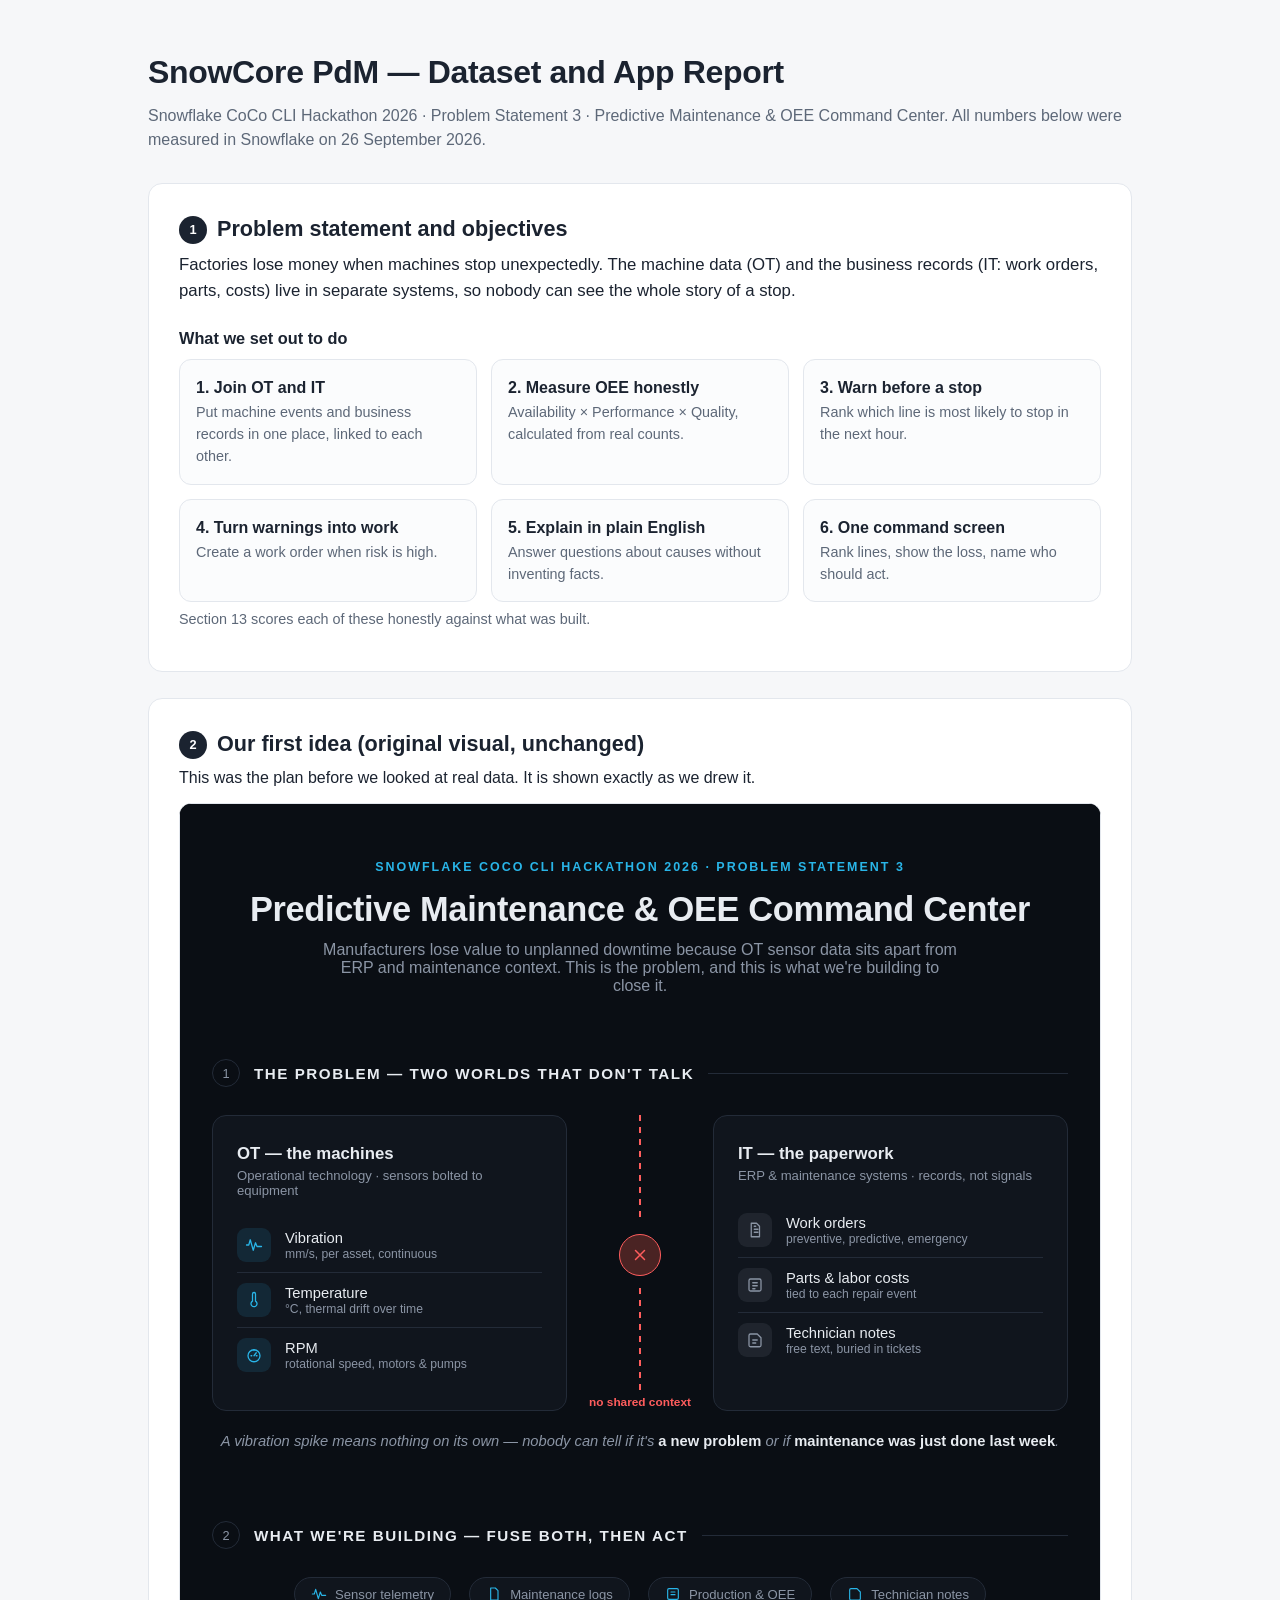
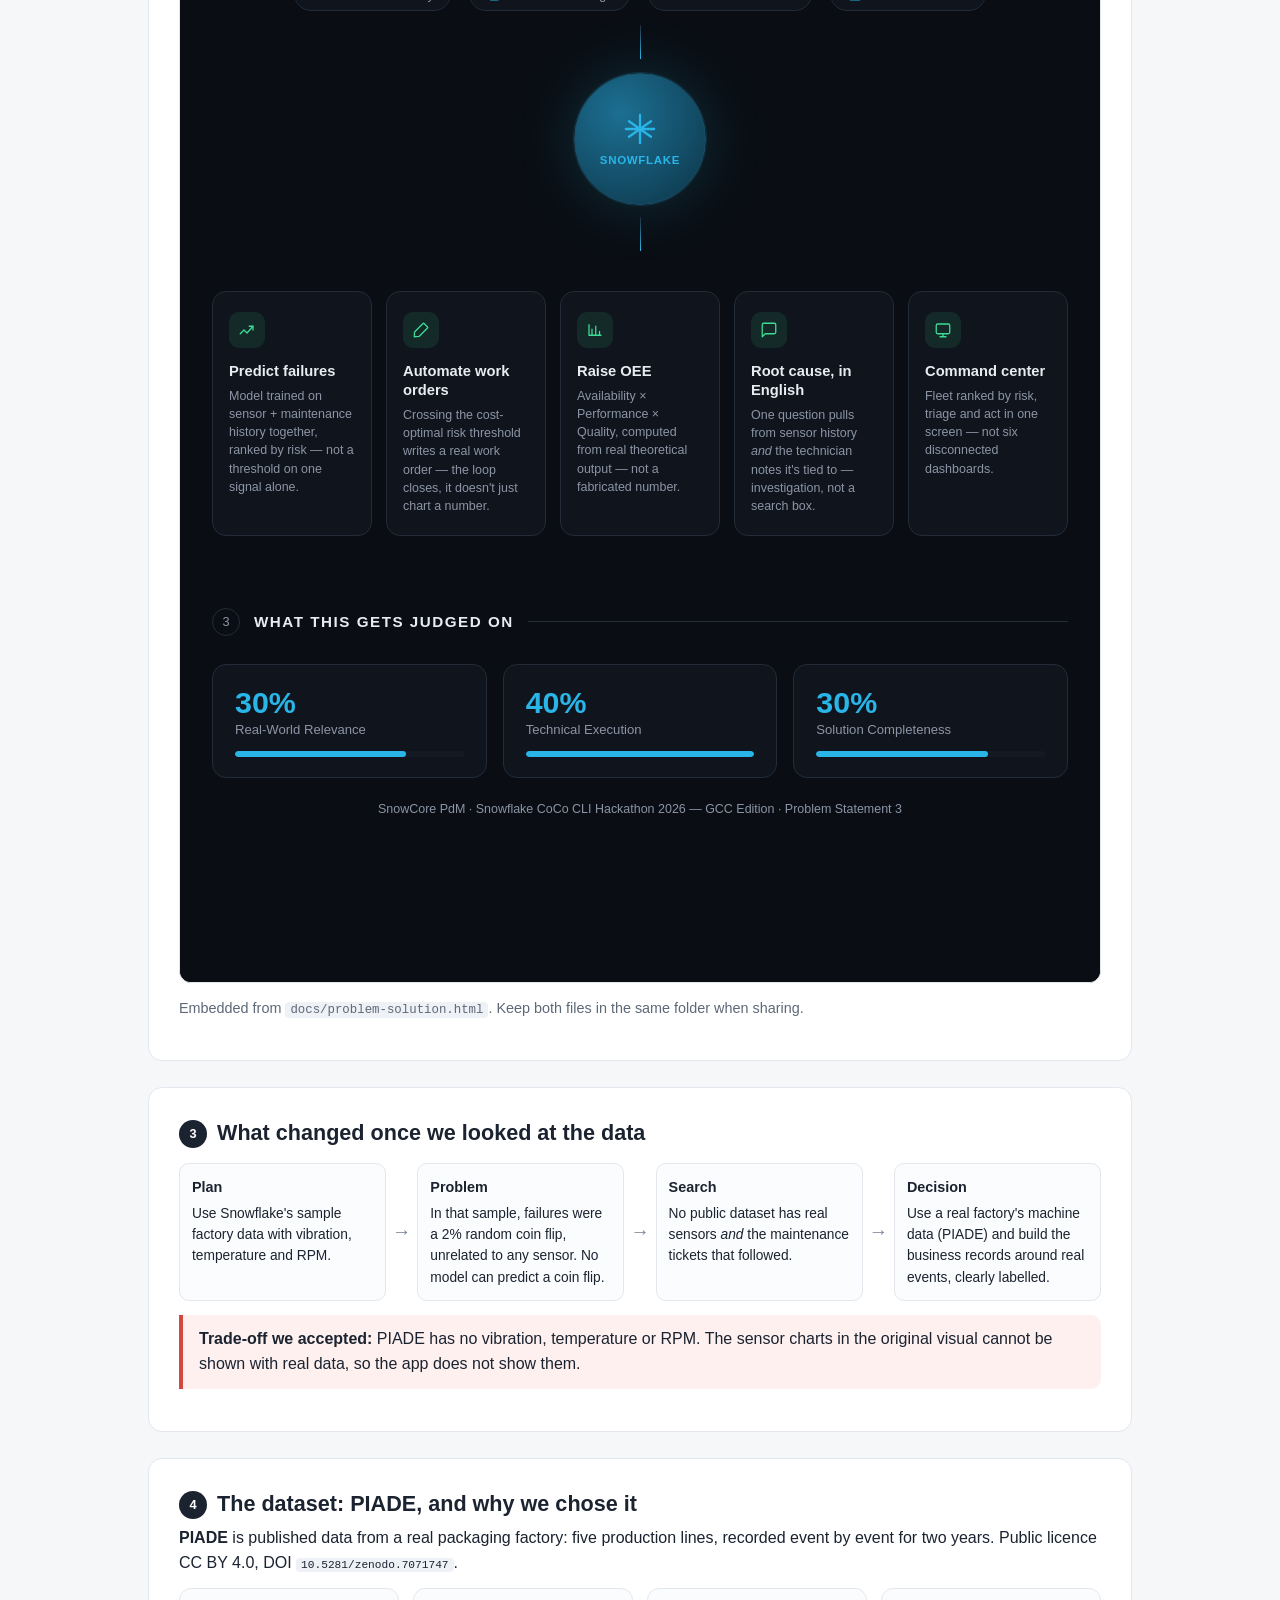
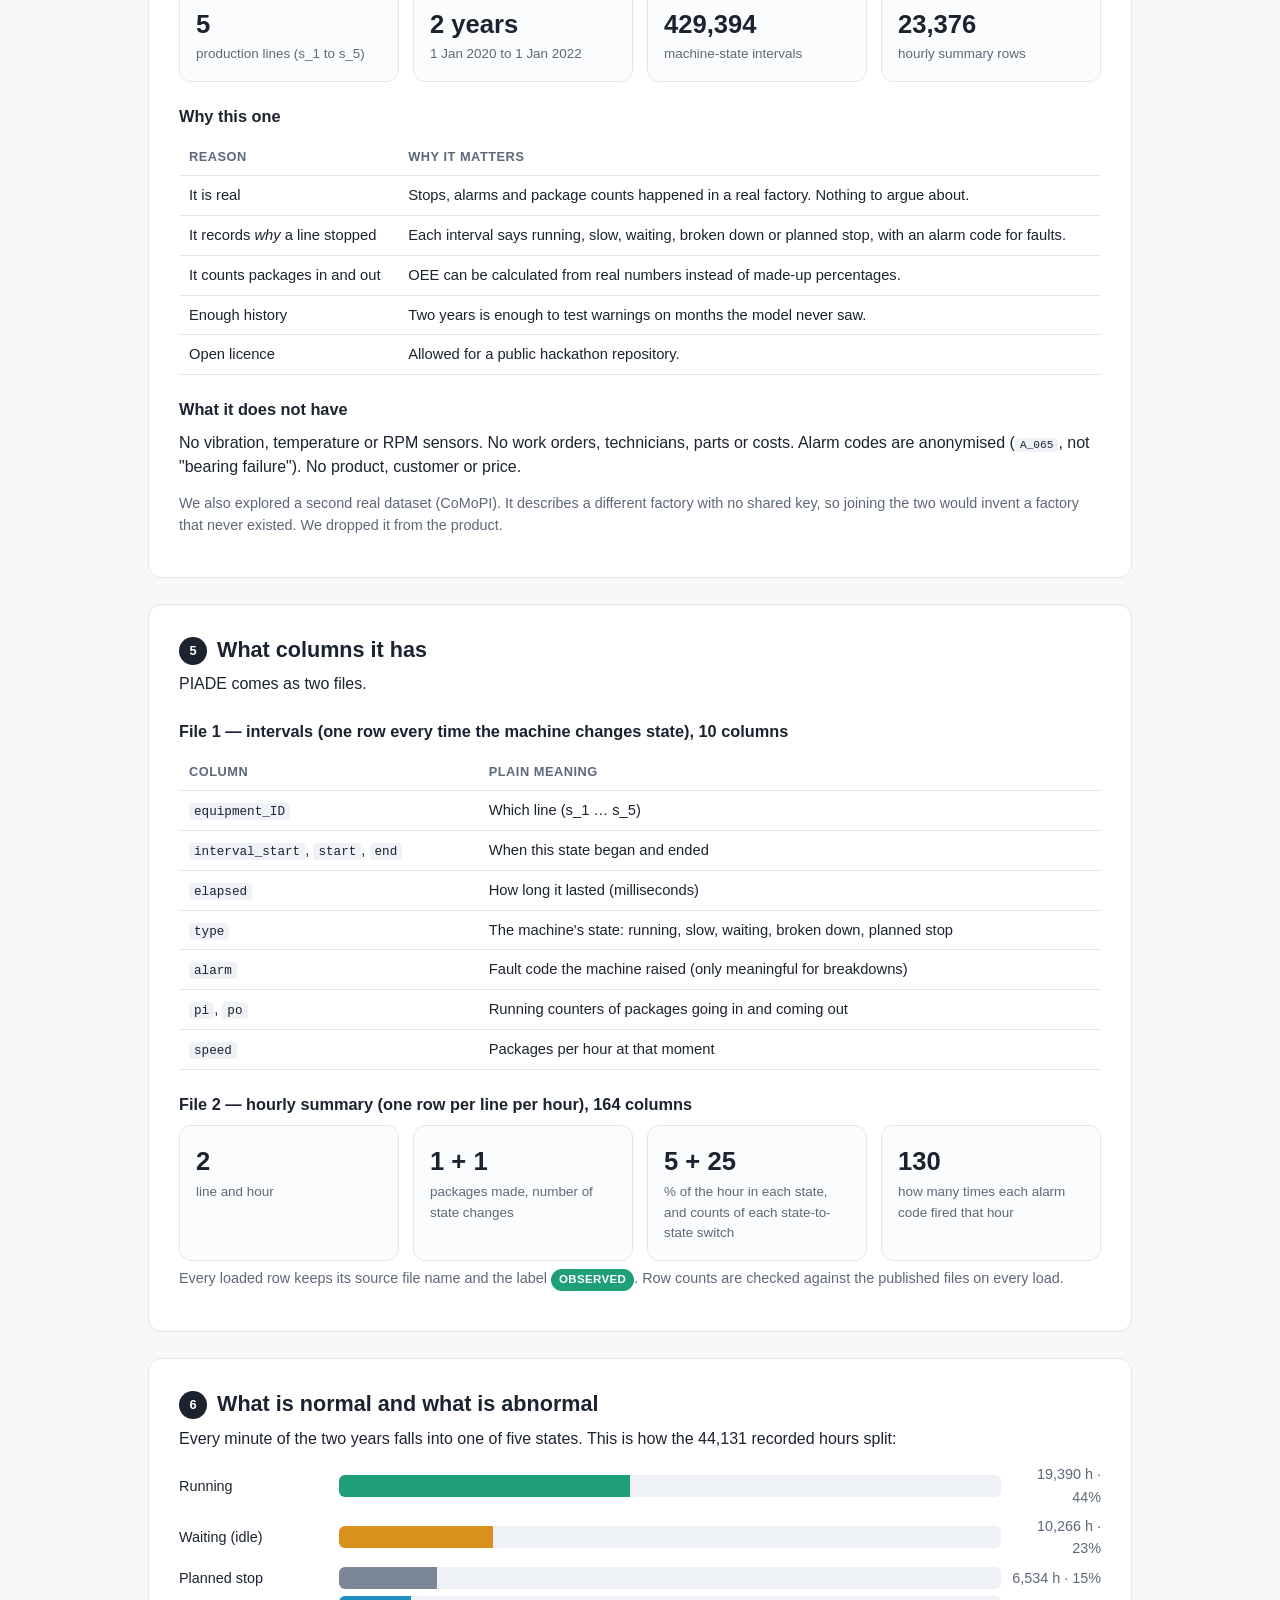
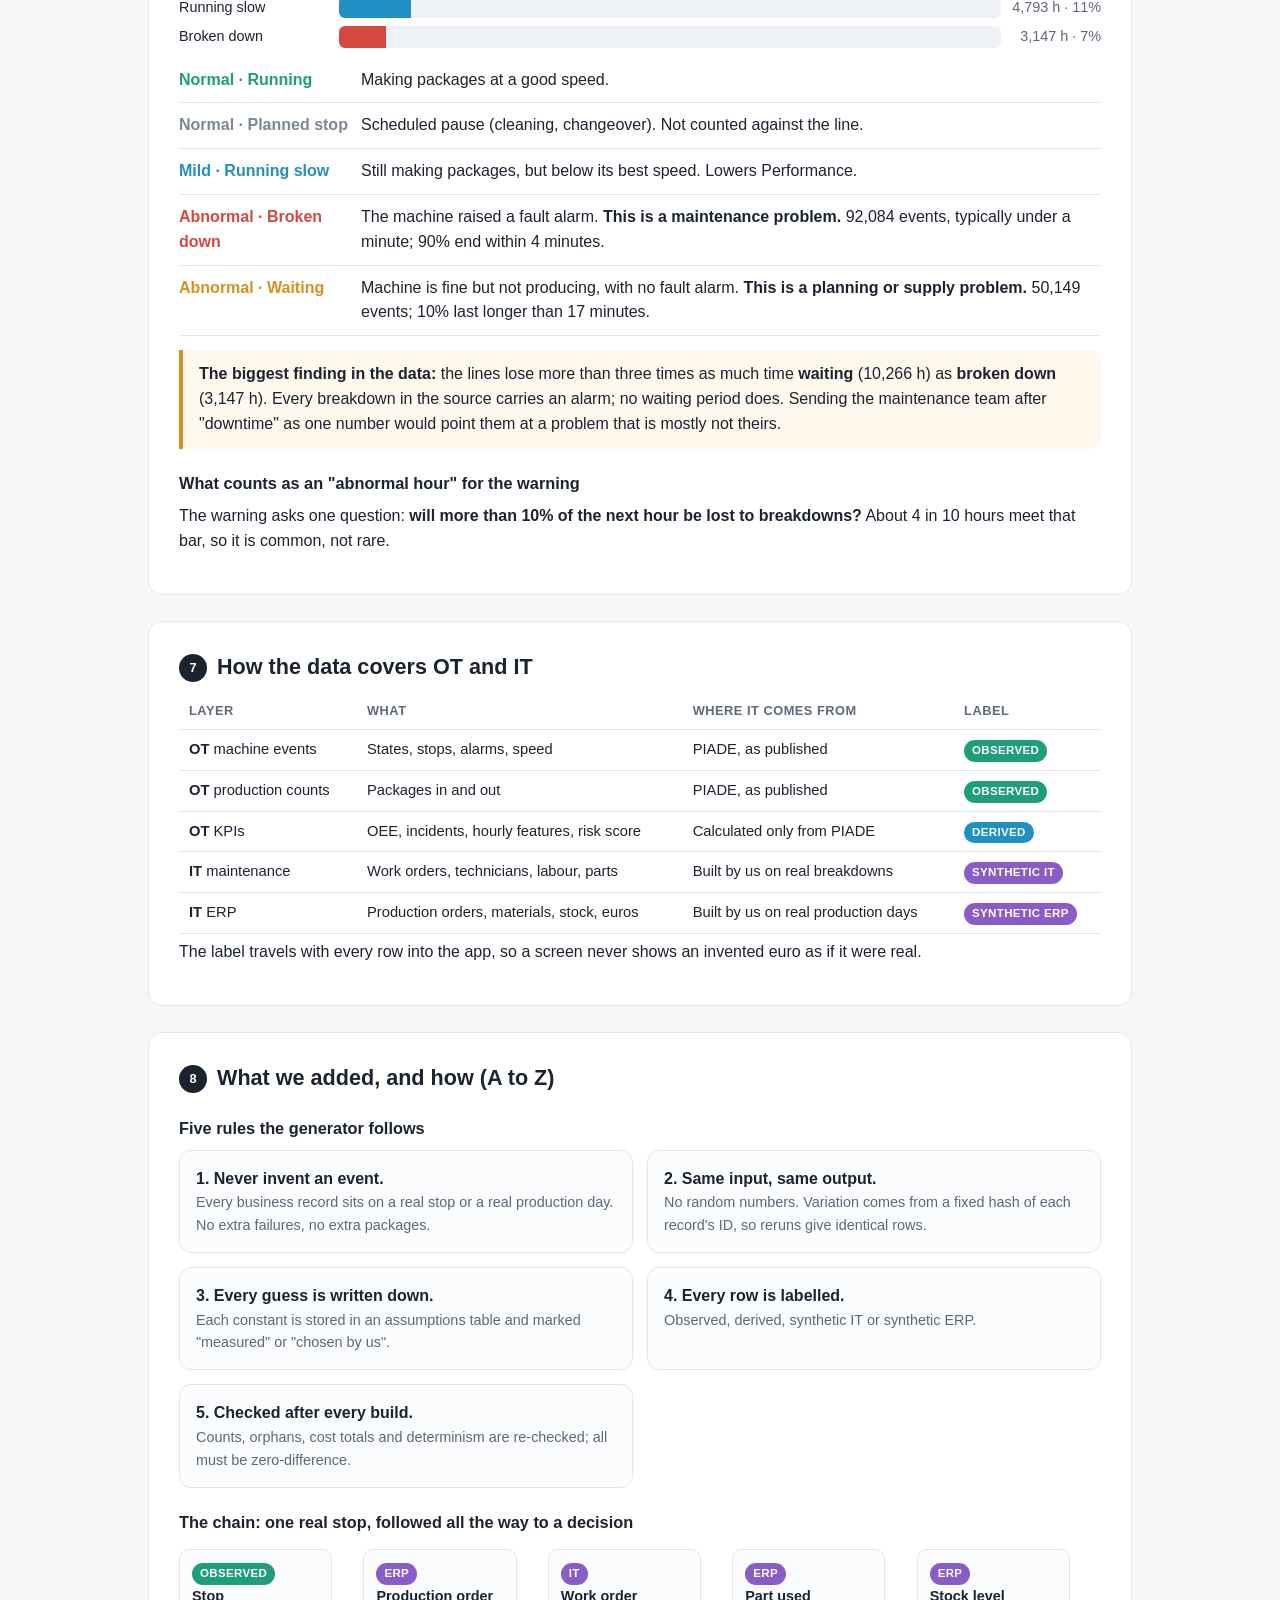
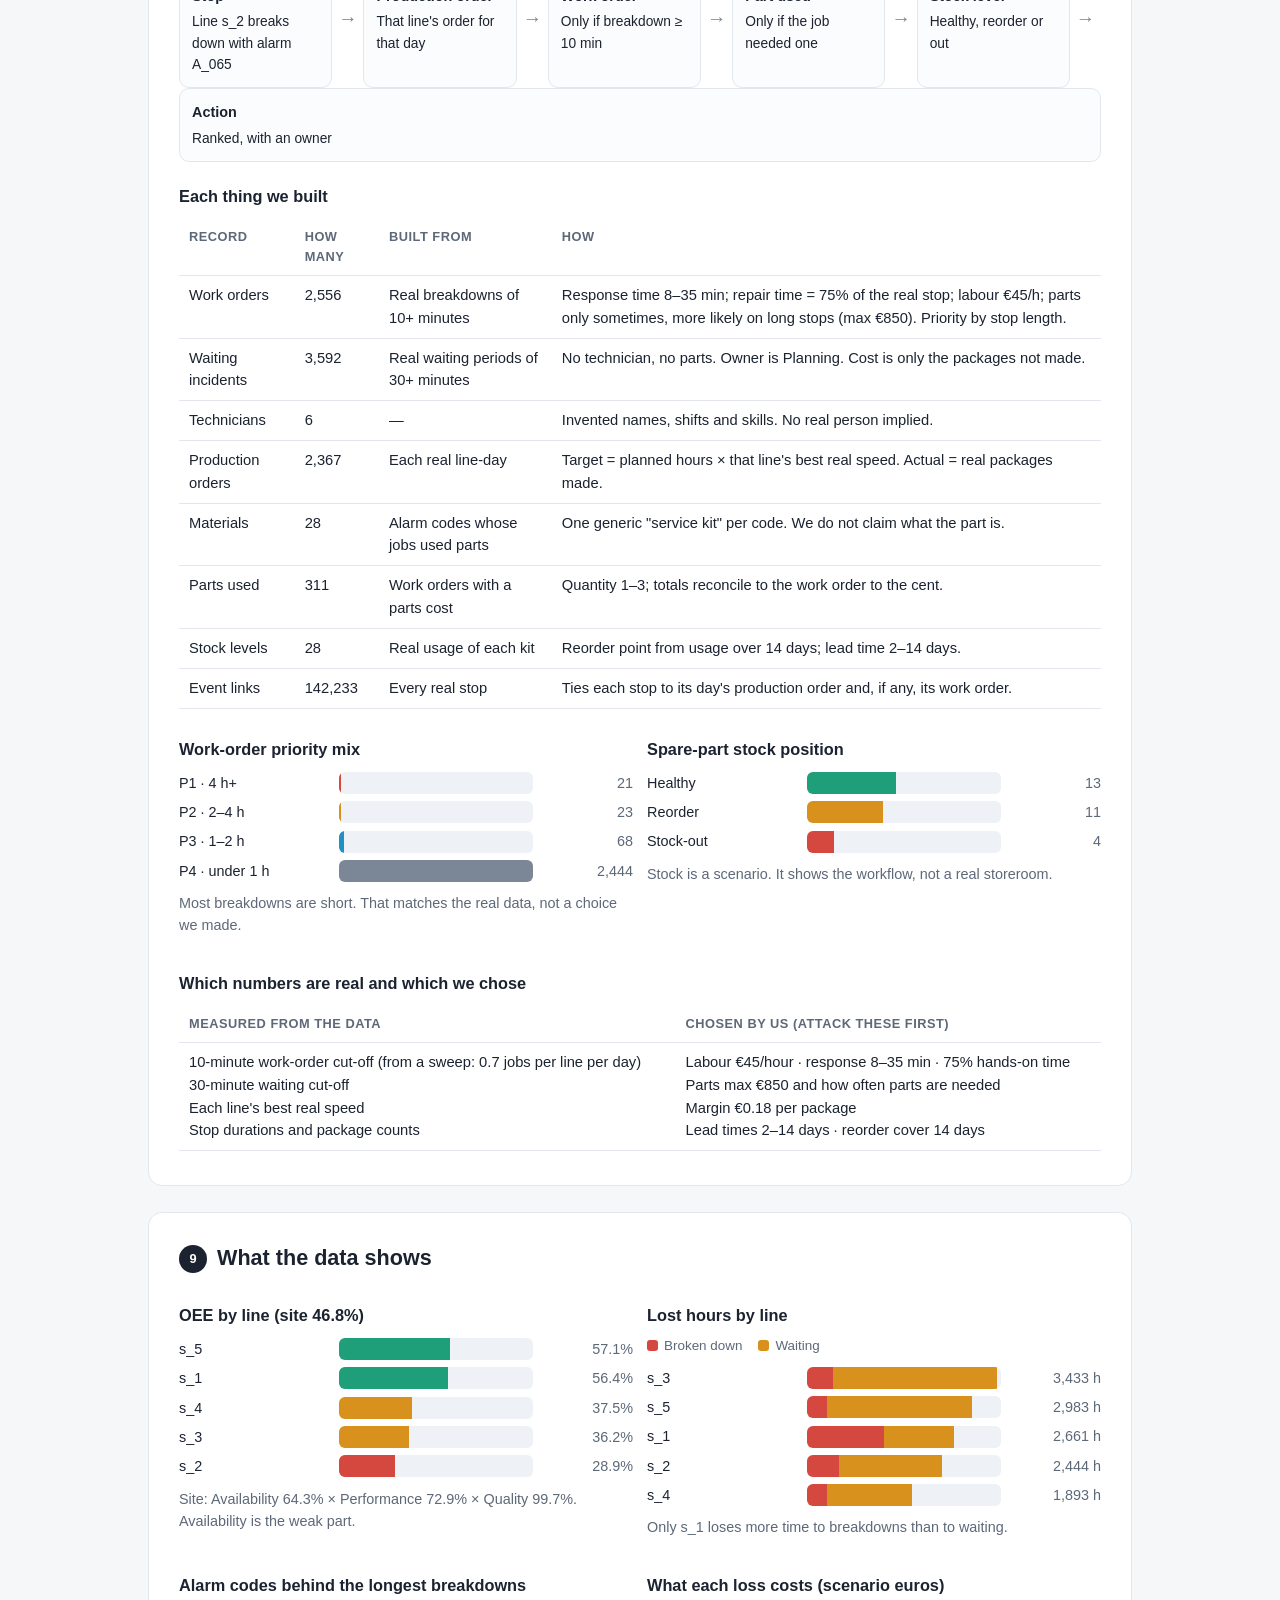
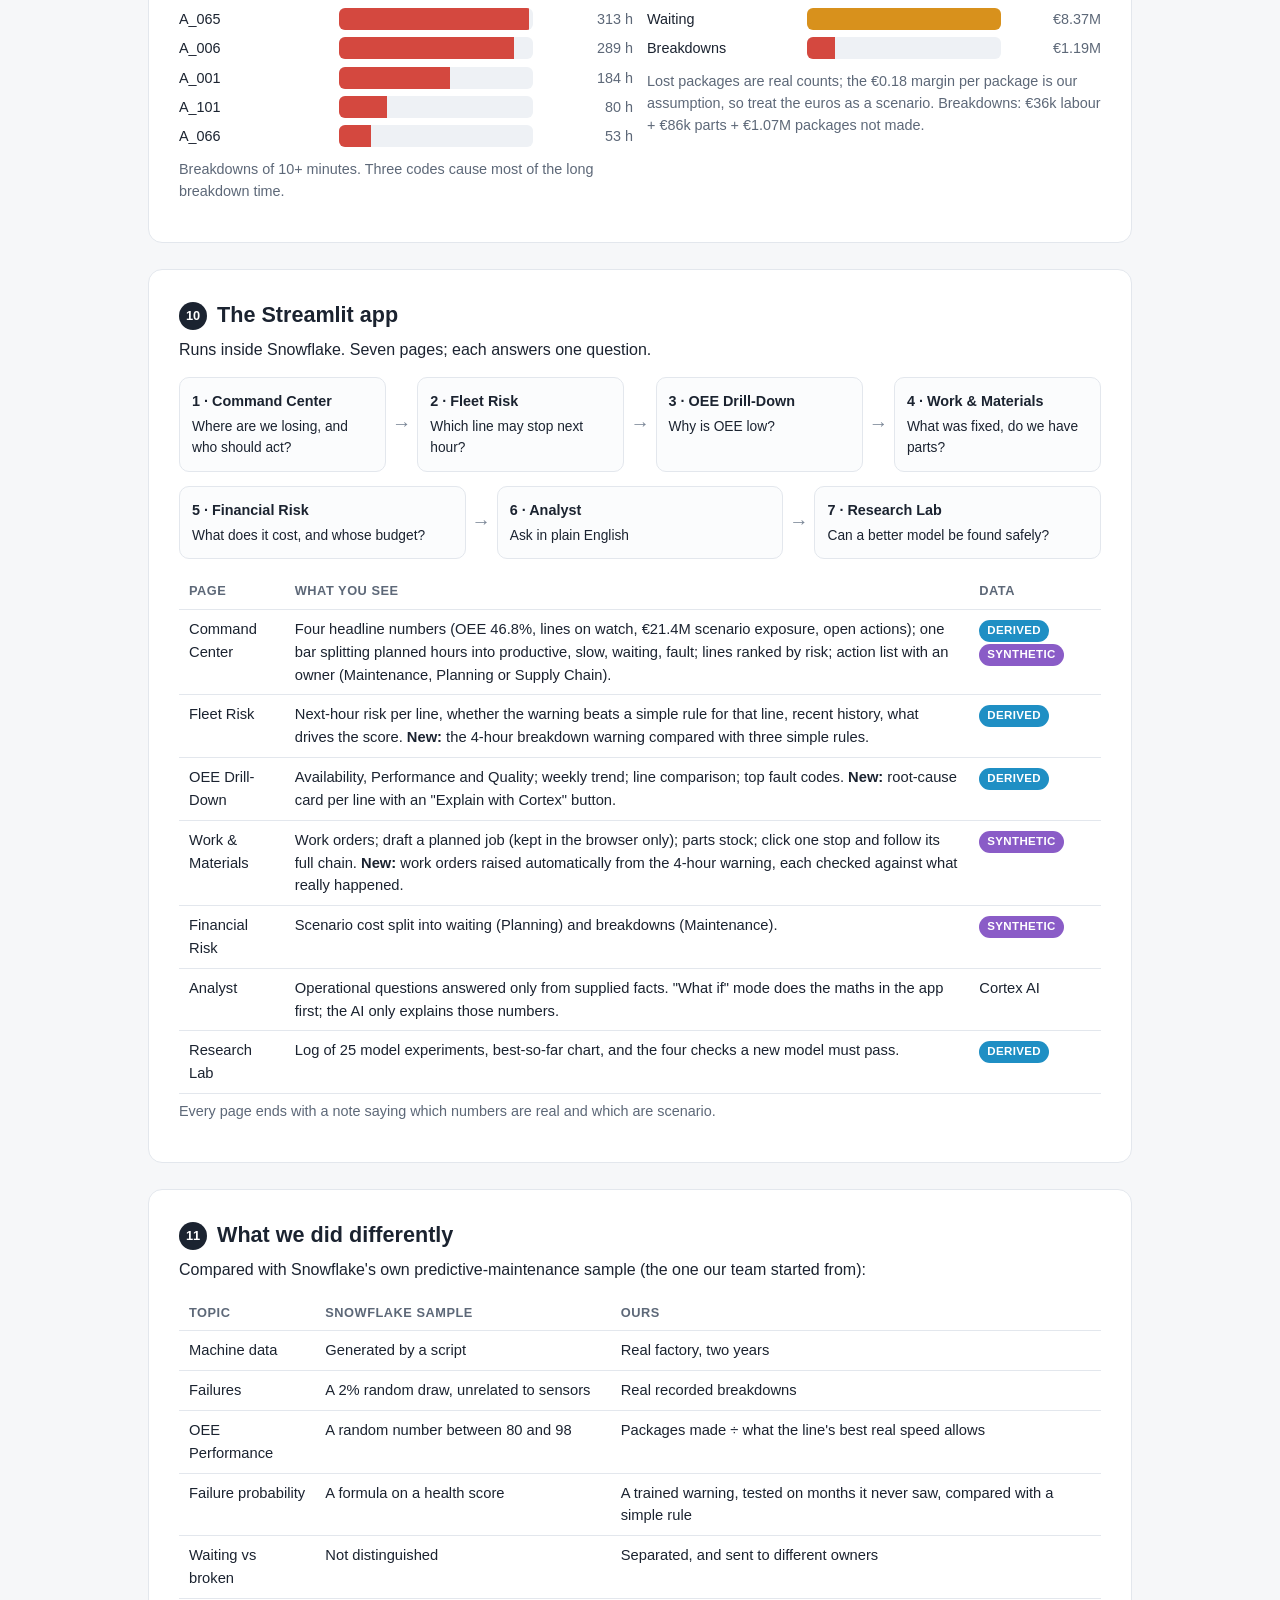
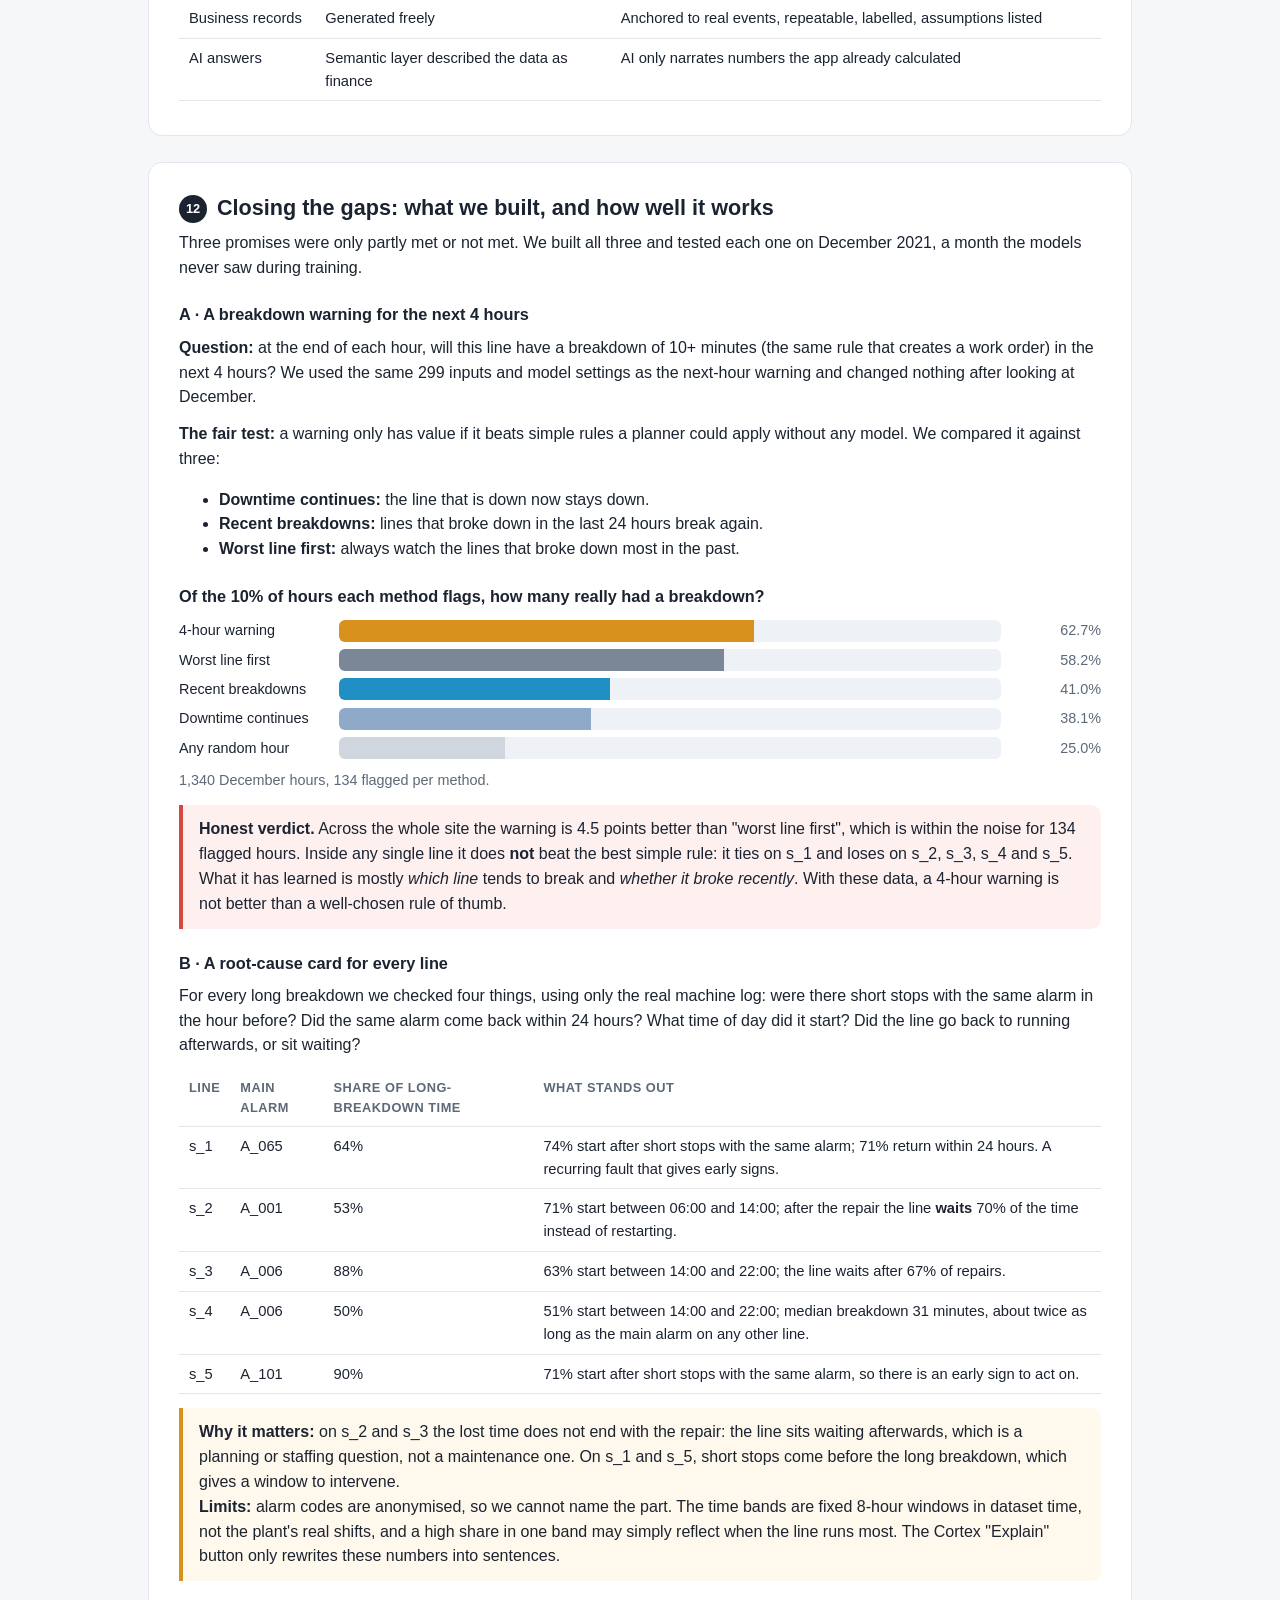
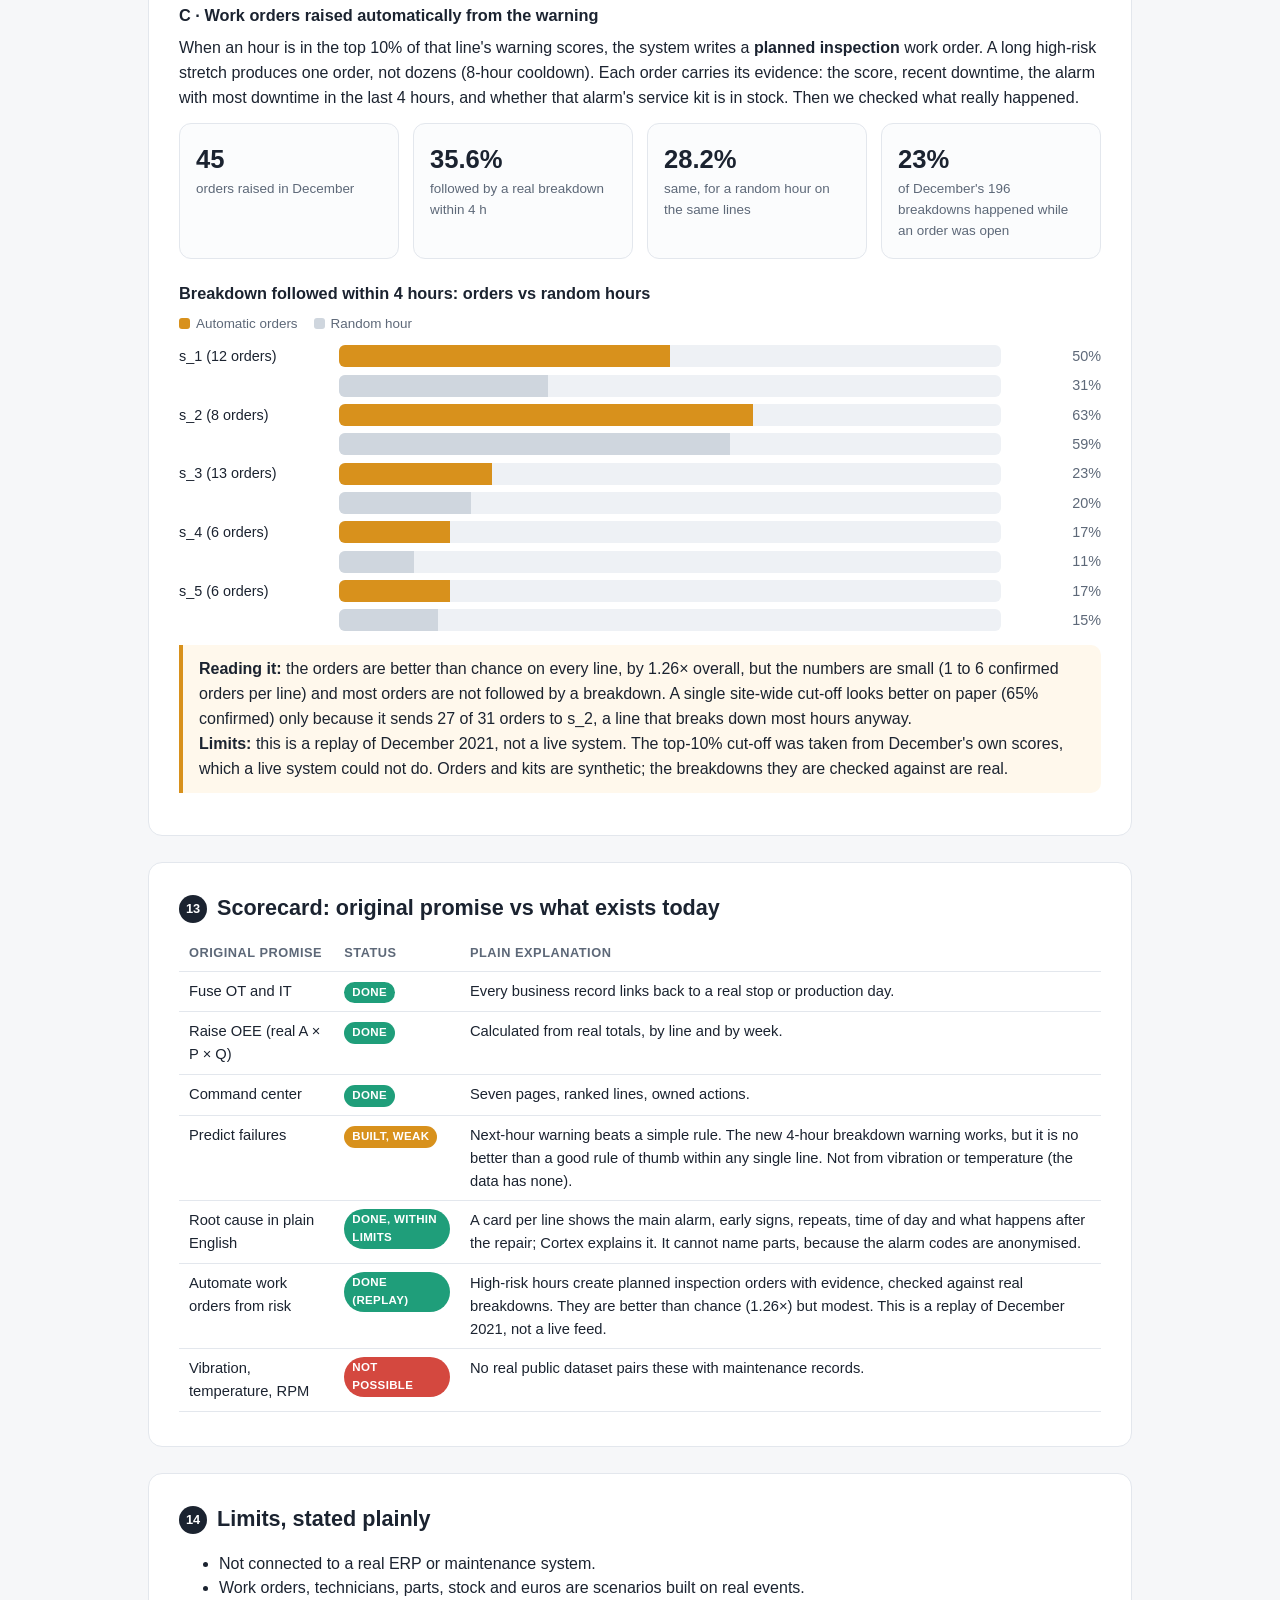
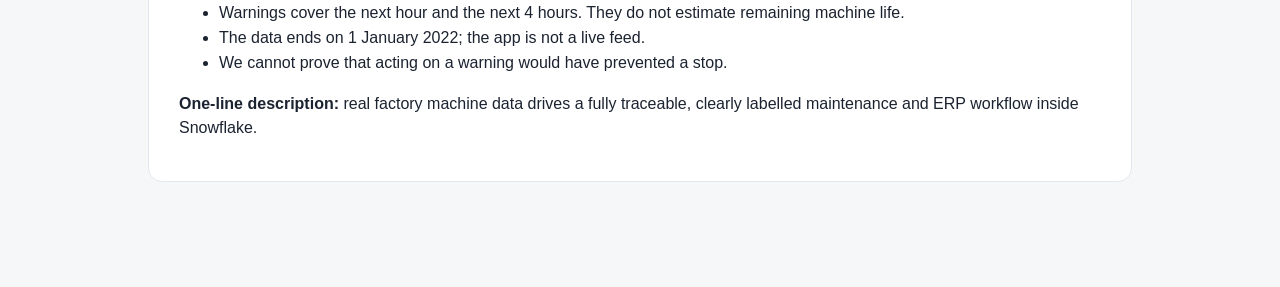
<file: docs/dataset-and-app-report.html>
<!DOCTYPE html>
<html lang="en">
<head>
<meta charset="UTF-8">
<title>SnowCore PdM — Dataset and App Report</title>
<meta name="viewport" content="width=device-width, initial-scale=1">
<style>
  :root{
    --bg:#f6f7f9; --card:#ffffff; --ink:#1b2330; --dim:#5d6878; --line:#e3e7ed;
    --blue:#1f8fc4; --teal:#1f9e7a; --amber:#d8911c; --red:#d4483f; --slate:#7b8797;
    --obs:#1f9e7a; --der:#1f8fc4; --syn:#8a5cc7;
  }
  *{box-sizing:border-box;}
  body{margin:0;background:var(--bg);color:var(--ink);
    font-family:-apple-system,"Segoe UI",Inter,Helvetica,Arial,sans-serif;line-height:1.55;}
  .wrap{max-width:1040px;margin:0 auto;padding:48px 28px 80px;}
  h1{font-size:2rem;margin:0 0 6px;letter-spacing:-.01em;}
  h2{font-size:1.35rem;margin:0 0 6px;}
  h3{font-size:1.02rem;margin:22px 0 8px;}
  p{margin:6px 0 12px;}
  .sub{color:var(--dim);margin:0 0 30px;}
  section{background:var(--card);border:1px solid var(--line);border-radius:14px;padding:28px 30px;margin:0 0 26px;}
  .num{display:inline-block;width:28px;height:28px;border-radius:50%;background:var(--ink);color:#fff;
    text-align:center;line-height:28px;font-size:.8rem;margin-right:10px;vertical-align:2px;}
  .lead{font-size:1.05rem;}
  .muted{color:var(--dim);font-size:.9rem;}
  table{width:100%;border-collapse:collapse;margin:10px 0 6px;font-size:.92rem;}
  th,td{text-align:left;padding:8px 10px;border-bottom:1px solid var(--line);vertical-align:top;}
  th{color:var(--dim);font-weight:600;font-size:.8rem;text-transform:uppercase;letter-spacing:.04em;}
  code{background:#eef1f5;padding:1px 5px;border-radius:4px;font-size:.86em;}
  .grid{display:grid;gap:14px;}
  .g2{grid-template-columns:1fr 1fr;} .g3{grid-template-columns:repeat(3,1fr);} .g4{grid-template-columns:repeat(4,1fr);}
  .tile{border:1px solid var(--line);border-radius:12px;padding:16px;background:#fbfcfd;}
  .tile .big{font-size:1.6rem;font-weight:700;}
  .tile .lbl{color:var(--dim);font-size:.84rem;}
  .badge{display:inline-block;font-size:.72rem;font-weight:700;padding:2px 8px;border-radius:999px;color:#fff;letter-spacing:.03em;}
  .b-obs{background:var(--obs);} .b-der{background:var(--der);} .b-syn{background:var(--syn);}
  .b-done{background:var(--teal);} .b-part{background:var(--amber);} .b-no{background:var(--red);}
  /* bar charts */
  .bars{margin:10px 0;}
  .bar-row{display:grid;grid-template-columns:150px 1fr 90px;align-items:center;gap:10px;margin:7px 0;font-size:.9rem;}
  .bar-track{background:#eef1f5;border-radius:6px;height:22px;overflow:hidden;display:flex;}
  .bar{height:100%;}
  .bar-val{text-align:right;color:var(--dim);font-variant-numeric:tabular-nums;}
  .legend{display:flex;gap:16px;flex-wrap:wrap;font-size:.84rem;color:var(--dim);margin:6px 0 2px;}
  .legend span::before{content:"";display:inline-block;width:11px;height:11px;border-radius:3px;margin-right:6px;vertical-align:-1px;background:var(--c);}
  /* flow diagram */
  .flow{display:flex;align-items:stretch;gap:0;flex-wrap:wrap;margin:14px 0;}
  .step{flex:1;min-width:130px;border:1px solid var(--line);border-radius:10px;padding:12px;background:#fbfcfd;font-size:.86rem;}
  .step b{display:block;margin-bottom:4px;font-size:.9rem;}
  .arrow{display:flex;align-items:center;padding:0 6px;color:var(--slate);font-size:1.2rem;}
  .callout{border-left:4px solid var(--amber);background:#fff8ec;padding:12px 16px;border-radius:0 10px 10px 0;margin:14px 0;}
  .callout.good{border-color:var(--teal);background:#edf8f4;}
  .callout.bad{border-color:var(--red);background:#fdf0ef;}
  iframe{width:100%;height:1780px;border:1px solid var(--line);border-radius:12px;background:#0a0e14;}
  .state{display:grid;grid-template-columns:170px 1fr;gap:12px;padding:10px 0;border-bottom:1px solid var(--line);}
  .state:last-child{border-bottom:none;}
  .pill{font-weight:700;}
  @media (max-width:760px){ .g2,.g3,.g4{grid-template-columns:1fr;} .bar-row{grid-template-columns:100px 1fr 70px;} .flow{flex-direction:column;} .arrow{transform:rotate(90deg);justify-content:center;} }
</style>
</head>
<body>
<div class="wrap">

<h1>SnowCore PdM — Dataset and App Report</h1>
<p class="sub">Snowflake CoCo CLI Hackathon 2026 · Problem Statement 3 · Predictive Maintenance &amp; OEE Command Center.
All numbers below were measured in Snowflake on 26 September 2026.</p>

<!-- 1 -->
<section>
  <h2><span class="num">1</span>Problem statement and objectives</h2>
  <p class="lead">Factories lose money when machines stop unexpectedly. The machine data (OT) and the business
  records (IT: work orders, parts, costs) live in separate systems, so nobody can see the whole story of a stop.</p>
  <h3>What we set out to do</h3>
  <div class="grid g3">
    <div class="tile"><b>1. Join OT and IT</b><div class="muted">Put machine events and business records in one place, linked to each other.</div></div>
    <div class="tile"><b>2. Measure OEE honestly</b><div class="muted">Availability × Performance × Quality, calculated from real counts.</div></div>
    <div class="tile"><b>3. Warn before a stop</b><div class="muted">Rank which line is most likely to stop in the next hour.</div></div>
    <div class="tile"><b>4. Turn warnings into work</b><div class="muted">Create a work order when risk is high.</div></div>
    <div class="tile"><b>5. Explain in plain English</b><div class="muted">Answer questions about causes without inventing facts.</div></div>
    <div class="tile"><b>6. One command screen</b><div class="muted">Rank lines, show the loss, name who should act.</div></div>
  </div>
  <p class="muted">Section 13 scores each of these honestly against what was built.</p>
</section>

<!-- 2 -->
<section>
  <h2><span class="num">2</span>Our first idea (original visual, unchanged)</h2>
  <p>This was the plan before we looked at real data. It is shown exactly as we drew it.</p>
  <iframe src="problem-solution.html" title="Original problem and solution visual" loading="lazy"></iframe>
  <p class="muted">Embedded from <code>docs/problem-solution.html</code>. Keep both files in the same folder when sharing.</p>
</section>

<!-- 3 -->
<section>
  <h2><span class="num">3</span>What changed once we looked at the data</h2>
  <div class="flow">
    <div class="step"><b>Plan</b>Use Snowflake's sample factory data with vibration, temperature and RPM.</div>
    <div class="arrow">→</div>
    <div class="step"><b>Problem</b>In that sample, failures were a 2% random coin flip, unrelated to any sensor. No model can predict a coin flip.</div>
    <div class="arrow">→</div>
    <div class="step"><b>Search</b>No public dataset has real sensors <i>and</i> the maintenance tickets that followed.</div>
    <div class="arrow">→</div>
    <div class="step"><b>Decision</b>Use a real factory's machine data (PIADE) and build the business records around real events, clearly labelled.</div>
  </div>
  <div class="callout bad"><b>Trade-off we accepted:</b> PIADE has no vibration, temperature or RPM. The sensor charts in the original
  visual cannot be shown with real data, so the app does not show them.</div>
</section>

<!-- 4 -->
<section>
  <h2><span class="num">4</span>The dataset: PIADE, and why we chose it</h2>
  <p><b>PIADE</b> is published data from a real packaging factory: five production lines, recorded event by event for two years.
  Public licence CC BY 4.0, DOI <code>10.5281/zenodo.7071747</code>.</p>
  <div class="grid g4">
    <div class="tile"><div class="big">5</div><div class="lbl">production lines (s_1 to s_5)</div></div>
    <div class="tile"><div class="big">2 years</div><div class="lbl">1 Jan 2020 to 1 Jan 2022</div></div>
    <div class="tile"><div class="big">429,394</div><div class="lbl">machine-state intervals</div></div>
    <div class="tile"><div class="big">23,376</div><div class="lbl">hourly summary rows</div></div>
  </div>
  <h3>Why this one</h3>
  <table>
    <tr><th>Reason</th><th>Why it matters</th></tr>
    <tr><td>It is real</td><td>Stops, alarms and package counts happened in a real factory. Nothing to argue about.</td></tr>
    <tr><td>It records <i>why</i> a line stopped</td><td>Each interval says running, slow, waiting, broken down or planned stop, with an alarm code for faults.</td></tr>
    <tr><td>It counts packages in and out</td><td>OEE can be calculated from real numbers instead of made-up percentages.</td></tr>
    <tr><td>Enough history</td><td>Two years is enough to test warnings on months the model never saw.</td></tr>
    <tr><td>Open licence</td><td>Allowed for a public hackathon repository.</td></tr>
  </table>
  <h3>What it does not have</h3>
  <p>No vibration, temperature or RPM sensors. No work orders, technicians, parts or costs. Alarm codes are anonymised
  (<code>A_065</code>, not "bearing failure"). No product, customer or price.</p>
  <p class="muted">We also explored a second real dataset (CoMoPI). It describes a different factory with no shared key, so joining
  the two would invent a factory that never existed. We dropped it from the product.</p>
</section>

<!-- 5 -->
<section>
  <h2><span class="num">5</span>What columns it has</h2>
  <p>PIADE comes as two files.</p>
  <h3>File 1 — intervals (one row every time the machine changes state), 10 columns</h3>
  <table>
    <tr><th>Column</th><th>Plain meaning</th></tr>
    <tr><td><code>equipment_ID</code></td><td>Which line (s_1 … s_5)</td></tr>
    <tr><td><code>interval_start</code>, <code>start</code>, <code>end</code></td><td>When this state began and ended</td></tr>
    <tr><td><code>elapsed</code></td><td>How long it lasted (milliseconds)</td></tr>
    <tr><td><code>type</code></td><td>The machine's state: running, slow, waiting, broken down, planned stop</td></tr>
    <tr><td><code>alarm</code></td><td>Fault code the machine raised (only meaningful for breakdowns)</td></tr>
    <tr><td><code>pi</code>, <code>po</code></td><td>Running counters of packages going in and coming out</td></tr>
    <tr><td><code>speed</code></td><td>Packages per hour at that moment</td></tr>
  </table>
  <h3>File 2 — hourly summary (one row per line per hour), 164 columns</h3>
  <div class="grid g4">
    <div class="tile"><div class="big">2</div><div class="lbl">line and hour</div></div>
    <div class="tile"><div class="big">1 + 1</div><div class="lbl">packages made, number of state changes</div></div>
    <div class="tile"><div class="big">5 + 25</div><div class="lbl">% of the hour in each state, and counts of each state-to-state switch</div></div>
    <div class="tile"><div class="big">130</div><div class="lbl">how many times each alarm code fired that hour</div></div>
  </div>
  <p class="muted">Every loaded row keeps its source file name and the label <span class="badge b-obs">OBSERVED</span>.
  Row counts are checked against the published files on every load.</p>
</section>

<!-- 6 -->
<section>
  <h2><span class="num">6</span>What is normal and what is abnormal</h2>
  <p>Every minute of the two years falls into one of five states. This is how the 44,131 recorded hours split:</p>
  <div class="bars">
    <div class="bar-row"><span>Running</span><div class="bar-track"><div class="bar" style="width:43.9%;background:var(--teal)"></div></div><span class="bar-val">19,390 h · 44%</span></div>
    <div class="bar-row"><span>Waiting (idle)</span><div class="bar-track"><div class="bar" style="width:23.3%;background:var(--amber)"></div></div><span class="bar-val">10,266 h · 23%</span></div>
    <div class="bar-row"><span>Planned stop</span><div class="bar-track"><div class="bar" style="width:14.8%;background:var(--slate)"></div></div><span class="bar-val">6,534 h · 15%</span></div>
    <div class="bar-row"><span>Running slow</span><div class="bar-track"><div class="bar" style="width:10.9%;background:var(--blue)"></div></div><span class="bar-val">4,793 h · 11%</span></div>
    <div class="bar-row"><span>Broken down</span><div class="bar-track"><div class="bar" style="width:7.1%;background:var(--red)"></div></div><span class="bar-val">3,147 h · 7%</span></div>
  </div>

  <div class="state"><span class="pill" style="color:var(--teal)">Normal · Running</span><span>Making packages at a good speed.</span></div>
  <div class="state"><span class="pill" style="color:var(--slate)">Normal · Planned stop</span><span>Scheduled pause (cleaning, changeover). Not counted against the line.</span></div>
  <div class="state"><span class="pill" style="color:var(--blue)">Mild · Running slow</span><span>Still making packages, but below its best speed. Lowers Performance.</span></div>
  <div class="state"><span class="pill" style="color:var(--red)">Abnormal · Broken down</span><span>The machine raised a fault alarm. <b>This is a maintenance problem.</b> 92,084 events, typically under a minute; 90% end within 4 minutes.</span></div>
  <div class="state"><span class="pill" style="color:var(--amber)">Abnormal · Waiting</span><span>Machine is fine but not producing, with no fault alarm. <b>This is a planning or supply problem.</b> 50,149 events; 10% last longer than 17 minutes.</span></div>

  <div class="callout"><b>The biggest finding in the data:</b> the lines lose more than three times as much time <b>waiting</b> (10,266 h)
  as <b>broken down</b> (3,147 h). Every breakdown in the source carries an alarm; no waiting period does.
  Sending the maintenance team after "downtime" as one number would point them at a problem that is mostly not theirs.</div>

  <h3>What counts as an "abnormal hour" for the warning</h3>
  <p>The warning asks one question: <b>will more than 10% of the next hour be lost to breakdowns?</b>
  About 4 in 10 hours meet that bar, so it is common, not rare.</p>
</section>

<!-- 7 -->
<section>
  <h2><span class="num">7</span>How the data covers OT and IT</h2>
  <table>
    <tr><th>Layer</th><th>What</th><th>Where it comes from</th><th>Label</th></tr>
    <tr><td><b>OT</b> machine events</td><td>States, stops, alarms, speed</td><td>PIADE, as published</td><td><span class="badge b-obs">OBSERVED</span></td></tr>
    <tr><td><b>OT</b> production counts</td><td>Packages in and out</td><td>PIADE, as published</td><td><span class="badge b-obs">OBSERVED</span></td></tr>
    <tr><td><b>OT</b> KPIs</td><td>OEE, incidents, hourly features, risk score</td><td>Calculated only from PIADE</td><td><span class="badge b-der">DERIVED</span></td></tr>
    <tr><td><b>IT</b> maintenance</td><td>Work orders, technicians, labour, parts</td><td>Built by us on real breakdowns</td><td><span class="badge b-syn">SYNTHETIC IT</span></td></tr>
    <tr><td><b>IT</b> ERP</td><td>Production orders, materials, stock, euros</td><td>Built by us on real production days</td><td><span class="badge b-syn">SYNTHETIC ERP</span></td></tr>
  </table>
  <p>The label travels with every row into the app, so a screen never shows an invented euro as if it were real.</p>
</section>

<!-- 8 -->
<section>
  <h2><span class="num">8</span>What we added, and how (A to Z)</h2>
  <h3>Five rules the generator follows</h3>
  <div class="grid g2">
    <div class="tile"><b>1. Never invent an event.</b><div class="muted">Every business record sits on a real stop or a real production day. No extra failures, no extra packages.</div></div>
    <div class="tile"><b>2. Same input, same output.</b><div class="muted">No random numbers. Variation comes from a fixed hash of each record's ID, so reruns give identical rows.</div></div>
    <div class="tile"><b>3. Every guess is written down.</b><div class="muted">Each constant is stored in an assumptions table and marked "measured" or "chosen by us".</div></div>
    <div class="tile"><b>4. Every row is labelled.</b><div class="muted">Observed, derived, synthetic IT or synthetic ERP.</div></div>
    <div class="tile"><b>5. Checked after every build.</b><div class="muted">Counts, orphans, cost totals and determinism are re-checked; all must be zero-difference.</div></div>
  </div>

  <h3>The chain: one real stop, followed all the way to a decision</h3>
  <div class="flow">
    <div class="step"><span class="badge b-obs">OBSERVED</span><b>Stop</b>Line s_2 breaks down with alarm A_065</div>
    <div class="arrow">→</div>
    <div class="step"><span class="badge b-syn">ERP</span><b>Production order</b>That line's order for that day</div>
    <div class="arrow">→</div>
    <div class="step"><span class="badge b-syn">IT</span><b>Work order</b>Only if breakdown ≥ 10 min</div>
    <div class="arrow">→</div>
    <div class="step"><span class="badge b-syn">ERP</span><b>Part used</b>Only if the job needed one</div>
    <div class="arrow">→</div>
    <div class="step"><span class="badge b-syn">ERP</span><b>Stock level</b>Healthy, reorder or out</div>
    <div class="arrow">→</div>
    <div class="step"><b>Action</b>Ranked, with an owner</div>
  </div>

  <h3>Each thing we built</h3>
  <table>
    <tr><th>Record</th><th>How many</th><th>Built from</th><th>How</th></tr>
    <tr><td>Work orders</td><td>2,556</td><td>Real breakdowns of 10+ minutes</td><td>Response time 8–35 min; repair time = 75% of the real stop; labour €45/h; parts only sometimes, more likely on long stops (max €850). Priority by stop length.</td></tr>
    <tr><td>Waiting incidents</td><td>3,592</td><td>Real waiting periods of 30+ minutes</td><td>No technician, no parts. Owner is Planning. Cost is only the packages not made.</td></tr>
    <tr><td>Technicians</td><td>6</td><td>—</td><td>Invented names, shifts and skills. No real person implied.</td></tr>
    <tr><td>Production orders</td><td>2,367</td><td>Each real line-day</td><td>Target = planned hours × that line's best real speed. Actual = real packages made.</td></tr>
    <tr><td>Materials</td><td>28</td><td>Alarm codes whose jobs used parts</td><td>One generic "service kit" per code. We do not claim what the part is.</td></tr>
    <tr><td>Parts used</td><td>311</td><td>Work orders with a parts cost</td><td>Quantity 1–3; totals reconcile to the work order to the cent.</td></tr>
    <tr><td>Stock levels</td><td>28</td><td>Real usage of each kit</td><td>Reorder point from usage over 14 days; lead time 2–14 days.</td></tr>
    <tr><td>Event links</td><td>142,233</td><td>Every real stop</td><td>Ties each stop to its day's production order and, if any, its work order.</td></tr>
  </table>

  <div class="grid g2">
    <div>
      <h3>Work-order priority mix</h3>
      <div class="bars">
        <div class="bar-row"><span>P1 · 4 h+</span><div class="bar-track"><div class="bar" style="width:0.9%;background:var(--red)"></div></div><span class="bar-val">21</span></div>
        <div class="bar-row"><span>P2 · 2–4 h</span><div class="bar-track"><div class="bar" style="width:1%;background:var(--amber)"></div></div><span class="bar-val">23</span></div>
        <div class="bar-row"><span>P3 · 1–2 h</span><div class="bar-track"><div class="bar" style="width:2.8%;background:var(--blue)"></div></div><span class="bar-val">68</span></div>
        <div class="bar-row"><span>P4 · under 1 h</span><div class="bar-track"><div class="bar" style="width:100%;background:var(--slate)"></div></div><span class="bar-val">2,444</span></div>
      </div>
      <p class="muted">Most breakdowns are short. That matches the real data, not a choice we made.</p>
    </div>
    <div>
      <h3>Spare-part stock position</h3>
      <div class="bars">
        <div class="bar-row"><span>Healthy</span><div class="bar-track"><div class="bar" style="width:46%;background:var(--teal)"></div></div><span class="bar-val">13</span></div>
        <div class="bar-row"><span>Reorder</span><div class="bar-track"><div class="bar" style="width:39%;background:var(--amber)"></div></div><span class="bar-val">11</span></div>
        <div class="bar-row"><span>Stock-out</span><div class="bar-track"><div class="bar" style="width:14%;background:var(--red)"></div></div><span class="bar-val">4</span></div>
      </div>
      <p class="muted">Stock is a scenario. It shows the workflow, not a real storeroom.</p>
    </div>
  </div>

  <h3>Which numbers are real and which we chose</h3>
  <table>
    <tr><th>Measured from the data</th><th>Chosen by us (attack these first)</th></tr>
    <tr><td>10-minute work-order cut-off (from a sweep: 0.7 jobs per line per day)<br>
      30-minute waiting cut-off<br>Each line's best real speed<br>Stop durations and package counts</td>
      <td>Labour €45/hour · response 8–35 min · 75% hands-on time<br>
      Parts max €850 and how often parts are needed<br>Margin €0.18 per package<br>Lead times 2–14 days · reorder cover 14 days</td></tr>
  </table>
</section>

<!-- 9 -->
<section>
  <h2><span class="num">9</span>What the data shows</h2>
  <div class="grid g2">
    <div>
      <h3>OEE by line (site 46.8%)</h3>
      <div class="bars">
        <div class="bar-row"><span>s_5</span><div class="bar-track"><div class="bar" style="width:57.1%;background:var(--teal)"></div></div><span class="bar-val">57.1%</span></div>
        <div class="bar-row"><span>s_1</span><div class="bar-track"><div class="bar" style="width:56.4%;background:var(--teal)"></div></div><span class="bar-val">56.4%</span></div>
        <div class="bar-row"><span>s_4</span><div class="bar-track"><div class="bar" style="width:37.5%;background:var(--amber)"></div></div><span class="bar-val">37.5%</span></div>
        <div class="bar-row"><span>s_3</span><div class="bar-track"><div class="bar" style="width:36.2%;background:var(--amber)"></div></div><span class="bar-val">36.2%</span></div>
        <div class="bar-row"><span>s_2</span><div class="bar-track"><div class="bar" style="width:28.9%;background:var(--red)"></div></div><span class="bar-val">28.9%</span></div>
      </div>
      <p class="muted">Site: Availability 64.3% × Performance 72.9% × Quality 99.7%. Availability is the weak part.</p>
    </div>
    <div>
      <h3>Lost hours by line</h3>
      <div class="legend"><span style="--c:var(--red)">Broken down</span><span style="--c:var(--amber)">Waiting</span></div>
      <div class="bars">
        <div class="bar-row"><span>s_3</span><div class="bar-track"><div class="bar" style="width:13.3%;background:var(--red)"></div><div class="bar" style="width:84.8%;background:var(--amber)"></div></div><span class="bar-val">3,433 h</span></div>
        <div class="bar-row"><span>s_5</span><div class="bar-track"><div class="bar" style="width:10.2%;background:var(--red)"></div><div class="bar" style="width:75.1%;background:var(--amber)"></div></div><span class="bar-val">2,983 h</span></div>
        <div class="bar-row"><span>s_1</span><div class="bar-track"><div class="bar" style="width:39.8%;background:var(--red)"></div><div class="bar" style="width:36.2%;background:var(--amber)"></div></div><span class="bar-val">2,661 h</span></div>
        <div class="bar-row"><span>s_2</span><div class="bar-track"><div class="bar" style="width:16.4%;background:var(--red)"></div><div class="bar" style="width:53.4%;background:var(--amber)"></div></div><span class="bar-val">2,444 h</span></div>
        <div class="bar-row"><span>s_4</span><div class="bar-track"><div class="bar" style="width:10.2%;background:var(--red)"></div><div class="bar" style="width:43.9%;background:var(--amber)"></div></div><span class="bar-val">1,893 h</span></div>
      </div>
      <p class="muted">Only s_1 loses more time to breakdowns than to waiting.</p>
    </div>
  </div>

  <div class="grid g2">
    <div>
      <h3>Alarm codes behind the longest breakdowns</h3>
      <div class="bars">
        <div class="bar-row"><span>A_065</span><div class="bar-track"><div class="bar" style="width:97.9%;background:var(--red)"></div></div><span class="bar-val">313 h</span></div>
        <div class="bar-row"><span>A_006</span><div class="bar-track"><div class="bar" style="width:90.4%;background:var(--red)"></div></div><span class="bar-val">289 h</span></div>
        <div class="bar-row"><span>A_001</span><div class="bar-track"><div class="bar" style="width:57.4%;background:var(--red)"></div></div><span class="bar-val">184 h</span></div>
        <div class="bar-row"><span>A_101</span><div class="bar-track"><div class="bar" style="width:24.8%;background:var(--red)"></div></div><span class="bar-val">80 h</span></div>
        <div class="bar-row"><span>A_066</span><div class="bar-track"><div class="bar" style="width:16.4%;background:var(--red)"></div></div><span class="bar-val">53 h</span></div>
      </div>
      <p class="muted">Breakdowns of 10+ minutes. Three codes cause most of the long breakdown time.</p>
    </div>
    <div>
      <h3>What each loss costs (scenario euros)</h3>
      <div class="bars">
        <div class="bar-row"><span>Waiting</span><div class="bar-track"><div class="bar" style="width:100%;background:var(--amber)"></div></div><span class="bar-val">€8.37M</span></div>
        <div class="bar-row"><span>Breakdowns</span><div class="bar-track"><div class="bar" style="width:14.2%;background:var(--red)"></div></div><span class="bar-val">€1.19M</span></div>
      </div>
      <p class="muted">Lost packages are real counts; the €0.18 margin per package is our assumption, so treat the euros as a scenario.
      Breakdowns: €36k labour + €86k parts + €1.07M packages not made.</p>
    </div>
  </div>
</section>

<!-- 10 -->
<section>
  <h2><span class="num">10</span>The Streamlit app</h2>
  <p>Runs inside Snowflake. Seven pages; each answers one question.</p>
  <div class="flow">
    <div class="step"><b>1 · Command Center</b>Where are we losing, and who should act?</div>
    <div class="arrow">→</div>
    <div class="step"><b>2 · Fleet Risk</b>Which line may stop next hour?</div>
    <div class="arrow">→</div>
    <div class="step"><b>3 · OEE Drill-Down</b>Why is OEE low?</div>
    <div class="arrow">→</div>
    <div class="step"><b>4 · Work &amp; Materials</b>What was fixed, do we have parts?</div>
  </div>
  <div class="flow">
    <div class="step"><b>5 · Financial Risk</b>What does it cost, and whose budget?</div>
    <div class="arrow">→</div>
    <div class="step"><b>6 · Analyst</b>Ask in plain English</div>
    <div class="arrow">→</div>
    <div class="step"><b>7 · Research Lab</b>Can a better model be found safely?</div>
  </div>
  <table>
    <tr><th>Page</th><th>What you see</th><th>Data</th></tr>
    <tr><td>Command Center</td><td>Four headline numbers (OEE 46.8%, lines on watch, €21.4M scenario exposure, open actions); one bar splitting planned hours into productive, slow, waiting, fault; lines ranked by risk; action list with an owner (Maintenance, Planning or Supply Chain).</td><td><span class="badge b-der">DERIVED</span> <span class="badge b-syn">SYNTHETIC</span></td></tr>
    <tr><td>Fleet Risk</td><td>Next-hour risk per line, whether the warning beats a simple rule for that line, recent history, what drives the score. <b>New:</b> the 4-hour breakdown warning compared with three simple rules.</td><td><span class="badge b-der">DERIVED</span></td></tr>
    <tr><td>OEE Drill-Down</td><td>Availability, Performance and Quality; weekly trend; line comparison; top fault codes. <b>New:</b> root-cause card per line with an "Explain with Cortex" button.</td><td><span class="badge b-der">DERIVED</span></td></tr>
    <tr><td>Work &amp; Materials</td><td>Work orders; draft a planned job (kept in the browser only); parts stock; click one stop and follow its full chain. <b>New:</b> work orders raised automatically from the 4-hour warning, each checked against what really happened.</td><td><span class="badge b-syn">SYNTHETIC</span></td></tr>
    <tr><td>Financial Risk</td><td>Scenario cost split into waiting (Planning) and breakdowns (Maintenance).</td><td><span class="badge b-syn">SYNTHETIC</span></td></tr>
    <tr><td>Analyst</td><td>Operational questions answered only from supplied facts. "What if" mode does the maths in the app first; the AI only explains those numbers.</td><td>Cortex AI</td></tr>
    <tr><td>Research Lab</td><td>Log of 25 model experiments, best-so-far chart, and the four checks a new model must pass.</td><td><span class="badge b-der">DERIVED</span></td></tr>
  </table>
  <p class="muted">Every page ends with a note saying which numbers are real and which are scenario.</p>
</section>

<!-- 11 -->
<section>
  <h2><span class="num">11</span>What we did differently</h2>
  <p>Compared with Snowflake's own predictive-maintenance sample (the one our team started from):</p>
  <table>
    <tr><th>Topic</th><th>Snowflake sample</th><th>Ours</th></tr>
    <tr><td>Machine data</td><td>Generated by a script</td><td>Real factory, two years</td></tr>
    <tr><td>Failures</td><td>A 2% random draw, unrelated to sensors</td><td>Real recorded breakdowns</td></tr>
    <tr><td>OEE Performance</td><td>A random number between 80 and 98</td><td>Packages made ÷ what the line's best real speed allows</td></tr>
    <tr><td>Failure probability</td><td>A formula on a health score</td><td>A trained warning, tested on months it never saw, compared with a simple rule</td></tr>
    <tr><td>Waiting vs broken</td><td>Not distinguished</td><td>Separated, and sent to different owners</td></tr>
    <tr><td>Business records</td><td>Generated freely</td><td>Anchored to real events, repeatable, labelled, assumptions listed</td></tr>
    <tr><td>AI answers</td><td>Semantic layer described the data as finance</td><td>AI only narrates numbers the app already calculated</td></tr>
  </table>
</section>

<!-- 12 -->
<section>
  <h2><span class="num">12</span>Closing the gaps: what we built, and how well it works</h2>
  <p>Three promises were only partly met or not met. We built all three and tested each one on December 2021,
  a month the models never saw during training.</p>

  <h3>A · A breakdown warning for the next 4 hours</h3>
  <p><b>Question:</b> at the end of each hour, will this line have a breakdown of 10+ minutes (the same rule that
  creates a work order) in the next 4 hours? We used the same 299 inputs and model settings as the next-hour
  warning and changed nothing after looking at December.</p>
  <p><b>The fair test:</b> a warning only has value if it beats simple rules a planner could apply without any
  model. We compared it against three:</p>
  <ul>
    <li><b>Downtime continues:</b> the line that is down now stays down.</li>
    <li><b>Recent breakdowns:</b> lines that broke down in the last 24 hours break again.</li>
    <li><b>Worst line first:</b> always watch the lines that broke down most in the past.</li>
  </ul>
  <h3>Of the 10% of hours each method flags, how many really had a breakdown?</h3>
  <div class="bars">
    <div class="bar-row"><span>4-hour warning</span><div class="bar-track"><div class="bar" style="width:62.7%;background:var(--amber)"></div></div><span class="bar-val">62.7%</span></div>
    <div class="bar-row"><span>Worst line first</span><div class="bar-track"><div class="bar" style="width:58.2%;background:var(--slate)"></div></div><span class="bar-val">58.2%</span></div>
    <div class="bar-row"><span>Recent breakdowns</span><div class="bar-track"><div class="bar" style="width:41.0%;background:var(--blue)"></div></div><span class="bar-val">41.0%</span></div>
    <div class="bar-row"><span>Downtime continues</span><div class="bar-track"><div class="bar" style="width:38.1%;background:#8fa9c9"></div></div><span class="bar-val">38.1%</span></div>
    <div class="bar-row"><span>Any random hour</span><div class="bar-track"><div class="bar" style="width:25%;background:#cfd6de"></div></div><span class="bar-val">25.0%</span></div>
  </div>
  <p class="muted">1,340 December hours, 134 flagged per method.</p>
  <div class="callout bad"><b>Honest verdict.</b> Across the whole site the warning is 4.5 points better than
  "worst line first", which is within the noise for 134 flagged hours. Inside any single line it does
  <b>not</b> beat the best simple rule: it ties on s_1 and loses on s_2, s_3, s_4 and s_5. What it has learned is mostly
  <i>which line</i> tends to break and <i>whether it broke recently</i>. With these data, a 4-hour
  warning is not better than a well-chosen rule of thumb.</div>

  <h3>B · A root-cause card for every line</h3>
  <p>For every long breakdown we checked four things, using only the real machine log:
  were there short stops with the same alarm in the hour before? Did the same alarm come back within 24 hours?
  What time of day did it start? Did the line go back to running afterwards, or sit waiting?</p>
  <table>
    <tr><th>Line</th><th>Main alarm</th><th>Share of long-breakdown time</th><th>What stands out</th></tr>
    <tr><td>s_1</td><td>A_065</td><td>64%</td><td>74% start after short stops with the same alarm; 71% return within 24 hours. A recurring fault that gives early signs.</td></tr>
    <tr><td>s_2</td><td>A_001</td><td>53%</td><td>71% start between 06:00 and 14:00; after the repair the line <b>waits</b> 70% of the time instead of restarting.</td></tr>
    <tr><td>s_3</td><td>A_006</td><td>88%</td><td>63% start between 14:00 and 22:00; the line waits after 67% of repairs.</td></tr>
    <tr><td>s_4</td><td>A_006</td><td>50%</td><td>51% start between 14:00 and 22:00; median breakdown 31 minutes, about twice as long as the main alarm on any other line.</td></tr>
    <tr><td>s_5</td><td>A_101</td><td>90%</td><td>71% start after short stops with the same alarm, so there is an early sign to act on.</td></tr>
  </table>
  <div class="callout"><b>Why it matters:</b> on s_2 and s_3 the lost time does not end with the repair: the line
  sits waiting afterwards, which is a planning or staffing question, not a maintenance one. On s_1 and s_5,
  short stops come before the long breakdown, which gives a window to intervene.<br>
  <b>Limits:</b> alarm codes are anonymised, so we cannot name the part. The time bands are fixed 8-hour windows
  in dataset time, not the plant's real shifts, and a high share in one band may simply reflect when the line
  runs most. The Cortex "Explain" button only rewrites these numbers into sentences.</div>

  <h3>C · Work orders raised automatically from the warning</h3>
  <p>When an hour is in the top 10% of that line's warning scores, the system writes a <b>planned inspection</b>
  work order. A long high-risk stretch produces one order, not dozens (8-hour cooldown). Each order carries its evidence:
  the score, recent downtime, the alarm with most downtime in the last 4 hours, and whether that alarm's
  service kit is in stock. Then we checked what really happened.</p>
  <div class="grid g4">
    <div class="tile"><div class="big">45</div><div class="lbl">orders raised in December</div></div>
    <div class="tile"><div class="big">35.6%</div><div class="lbl">followed by a real breakdown within 4 h</div></div>
    <div class="tile"><div class="big">28.2%</div><div class="lbl">same, for a random hour on the same lines</div></div>
    <div class="tile"><div class="big">23%</div><div class="lbl">of December's 196 breakdowns happened while an order was open</div></div>
  </div>
  <h3>Breakdown followed within 4 hours: orders vs random hours</h3>
  <div class="legend"><span style="--c:var(--amber)">Automatic orders</span><span style="--c:#cfd6de">Random hour</span></div>
  <div class="bars">
    <div class="bar-row"><span>s_1 (12 orders)</span><div class="bar-track"><div class="bar" style="width:50%;background:var(--amber)"></div></div><span class="bar-val">50%</span></div>
    <div class="bar-row"><span></span><div class="bar-track"><div class="bar" style="width:31.5%;background:#cfd6de"></div></div><span class="bar-val">31%</span></div>
    <div class="bar-row"><span>s_2 (8 orders)</span><div class="bar-track"><div class="bar" style="width:62.5%;background:var(--amber)"></div></div><span class="bar-val">63%</span></div>
    <div class="bar-row"><span></span><div class="bar-track"><div class="bar" style="width:59%;background:#cfd6de"></div></div><span class="bar-val">59%</span></div>
    <div class="bar-row"><span>s_3 (13 orders)</span><div class="bar-track"><div class="bar" style="width:23.1%;background:var(--amber)"></div></div><span class="bar-val">23%</span></div>
    <div class="bar-row"><span></span><div class="bar-track"><div class="bar" style="width:20%;background:#cfd6de"></div></div><span class="bar-val">20%</span></div>
    <div class="bar-row"><span>s_4 (6 orders)</span><div class="bar-track"><div class="bar" style="width:16.7%;background:var(--amber)"></div></div><span class="bar-val">17%</span></div>
    <div class="bar-row"><span></span><div class="bar-track"><div class="bar" style="width:11.4%;background:#cfd6de"></div></div><span class="bar-val">11%</span></div>
    <div class="bar-row"><span>s_5 (6 orders)</span><div class="bar-track"><div class="bar" style="width:16.7%;background:var(--amber)"></div></div><span class="bar-val">17%</span></div>
    <div class="bar-row"><span></span><div class="bar-track"><div class="bar" style="width:14.9%;background:#cfd6de"></div></div><span class="bar-val">15%</span></div>
  </div>
  <div class="callout"><b>Reading it:</b> the orders are better than chance on every line, by 1.26× overall, but
  the numbers are small (1 to 6 confirmed orders per line) and most orders are not followed by a breakdown.
  A single site-wide cut-off looks better on paper (65% confirmed) only because it sends 27 of 31 orders to s_2,
  a line that breaks down most hours anyway.<br>
  <b>Limits:</b> this is a replay of December 2021, not a live system. The top-10% cut-off was taken from December's
  own scores, which a live system could not do. Orders and kits are synthetic; the breakdowns they are checked
  against are real.</div>
</section>

<!-- 13 -->
<section>
  <h2><span class="num">13</span>Scorecard: original promise vs what exists today</h2>
  <table>
    <tr><th>Original promise</th><th>Status</th><th>Plain explanation</th></tr>
    <tr><td>Fuse OT and IT</td><td><span class="badge b-done">DONE</span></td><td>Every business record links back to a real stop or production day.</td></tr>
    <tr><td>Raise OEE (real A × P × Q)</td><td><span class="badge b-done">DONE</span></td><td>Calculated from real totals, by line and by week.</td></tr>
    <tr><td>Command center</td><td><span class="badge b-done">DONE</span></td><td>Seven pages, ranked lines, owned actions.</td></tr>
    <tr><td>Predict failures</td><td><span class="badge b-part">BUILT, WEAK</span></td><td>Next-hour warning beats a simple rule. The new 4-hour breakdown warning works, but it is no better than a good rule of thumb within any single line. Not from vibration or temperature (the data has none).</td></tr>
    <tr><td>Root cause in plain English</td><td><span class="badge b-done">DONE, WITHIN LIMITS</span></td><td>A card per line shows the main alarm, early signs, repeats, time of day and what happens after the repair; Cortex explains it. It cannot name parts, because the alarm codes are anonymised.</td></tr>
    <tr><td>Automate work orders from risk</td><td><span class="badge b-done">DONE (REPLAY)</span></td><td>High-risk hours create planned inspection orders with evidence, checked against real breakdowns. They are better than chance (1.26×) but modest. This is a replay of December 2021, not a live feed.</td></tr>
    <tr><td>Vibration, temperature, RPM</td><td><span class="badge b-no">NOT POSSIBLE</span></td><td>No real public dataset pairs these with maintenance records.</td></tr>
  </table>
</section>

<!-- 14 -->
<section>
  <h2><span class="num">14</span>Limits, stated plainly</h2>
  <ul>
    <li>Not connected to a real ERP or maintenance system.</li>
    <li>Work orders, technicians, parts, stock and euros are scenarios built on real events.</li>
    <li>Warnings cover the next hour and the next 4 hours. They do not estimate remaining machine life.</li>
    <li>The data ends on 1 January 2022; the app is not a live feed.</li>
    <li>We cannot prove that acting on a warning would have prevented a stop.</li>
  </ul>
  <p><b>One-line description:</b> real factory machine data drives a fully traceable, clearly labelled maintenance and ERP workflow inside Snowflake.</p>
</section>

</div>
</body>
</html>
</file>
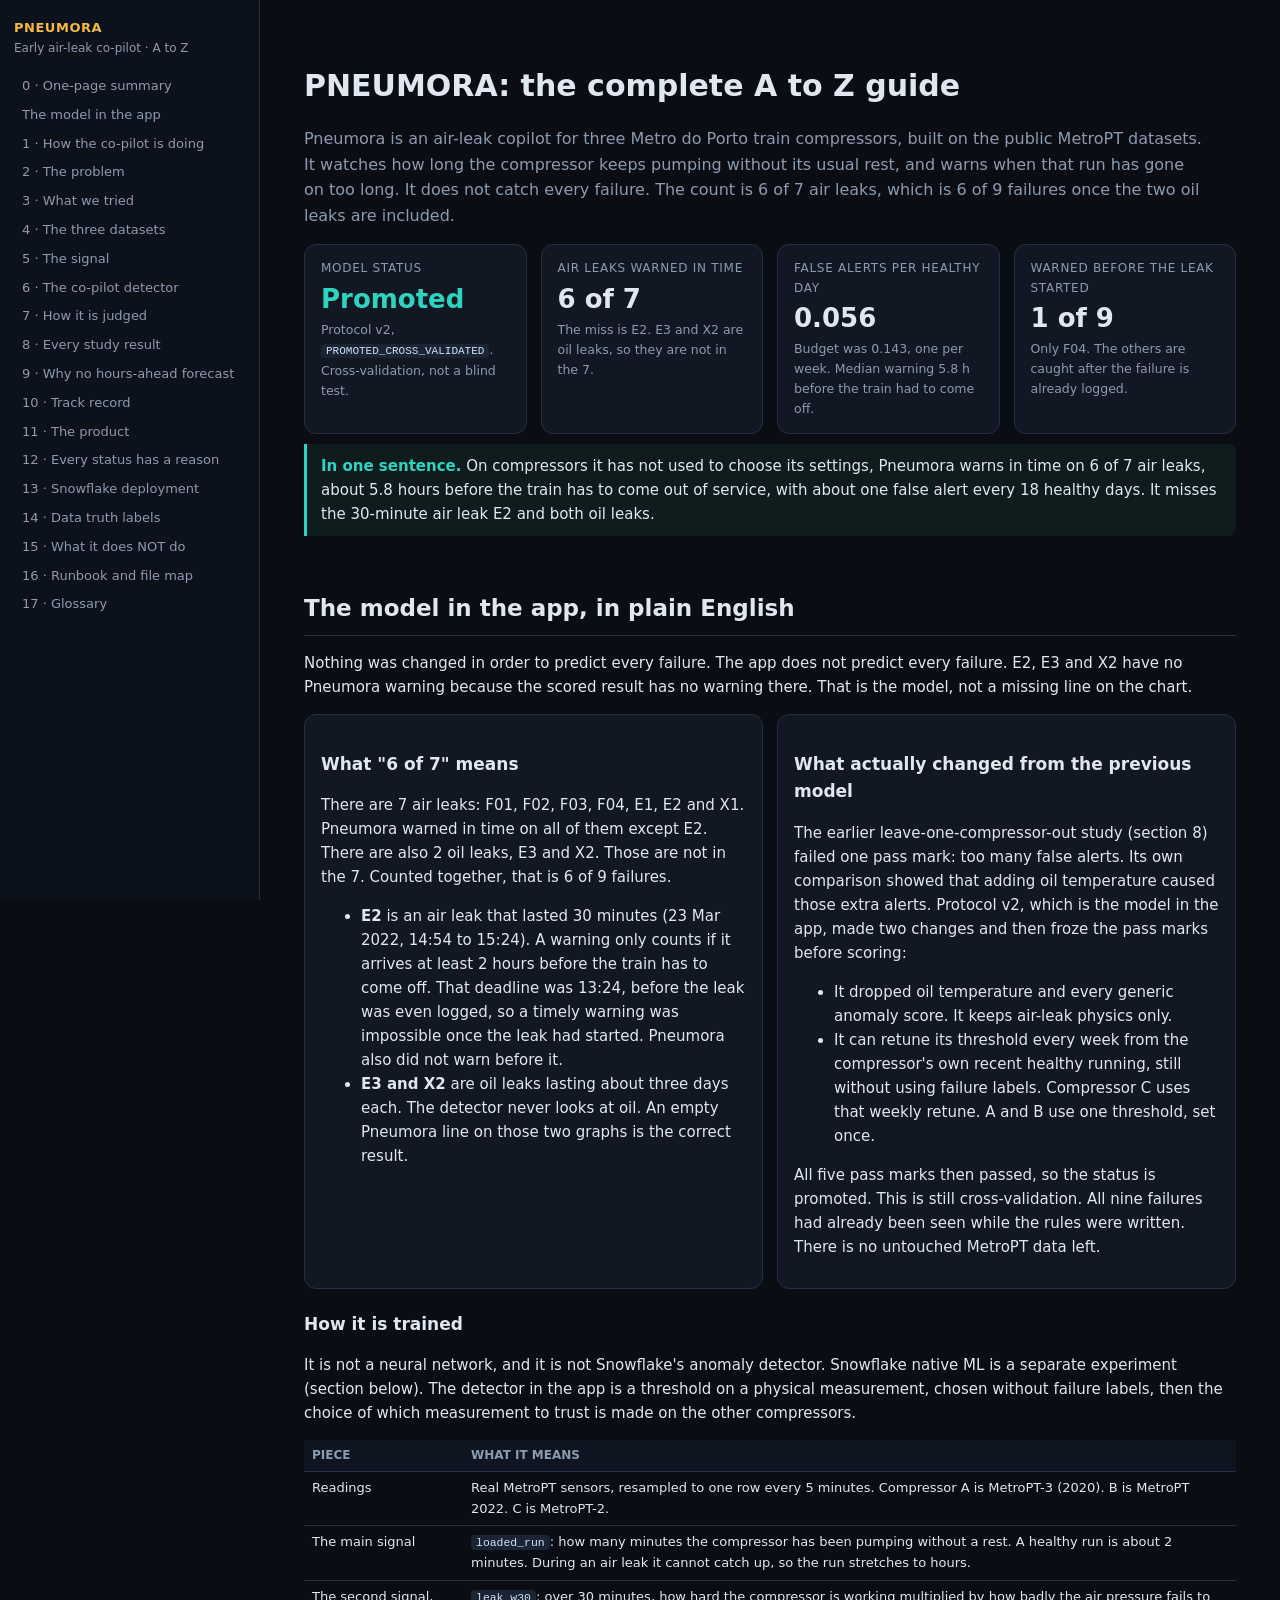
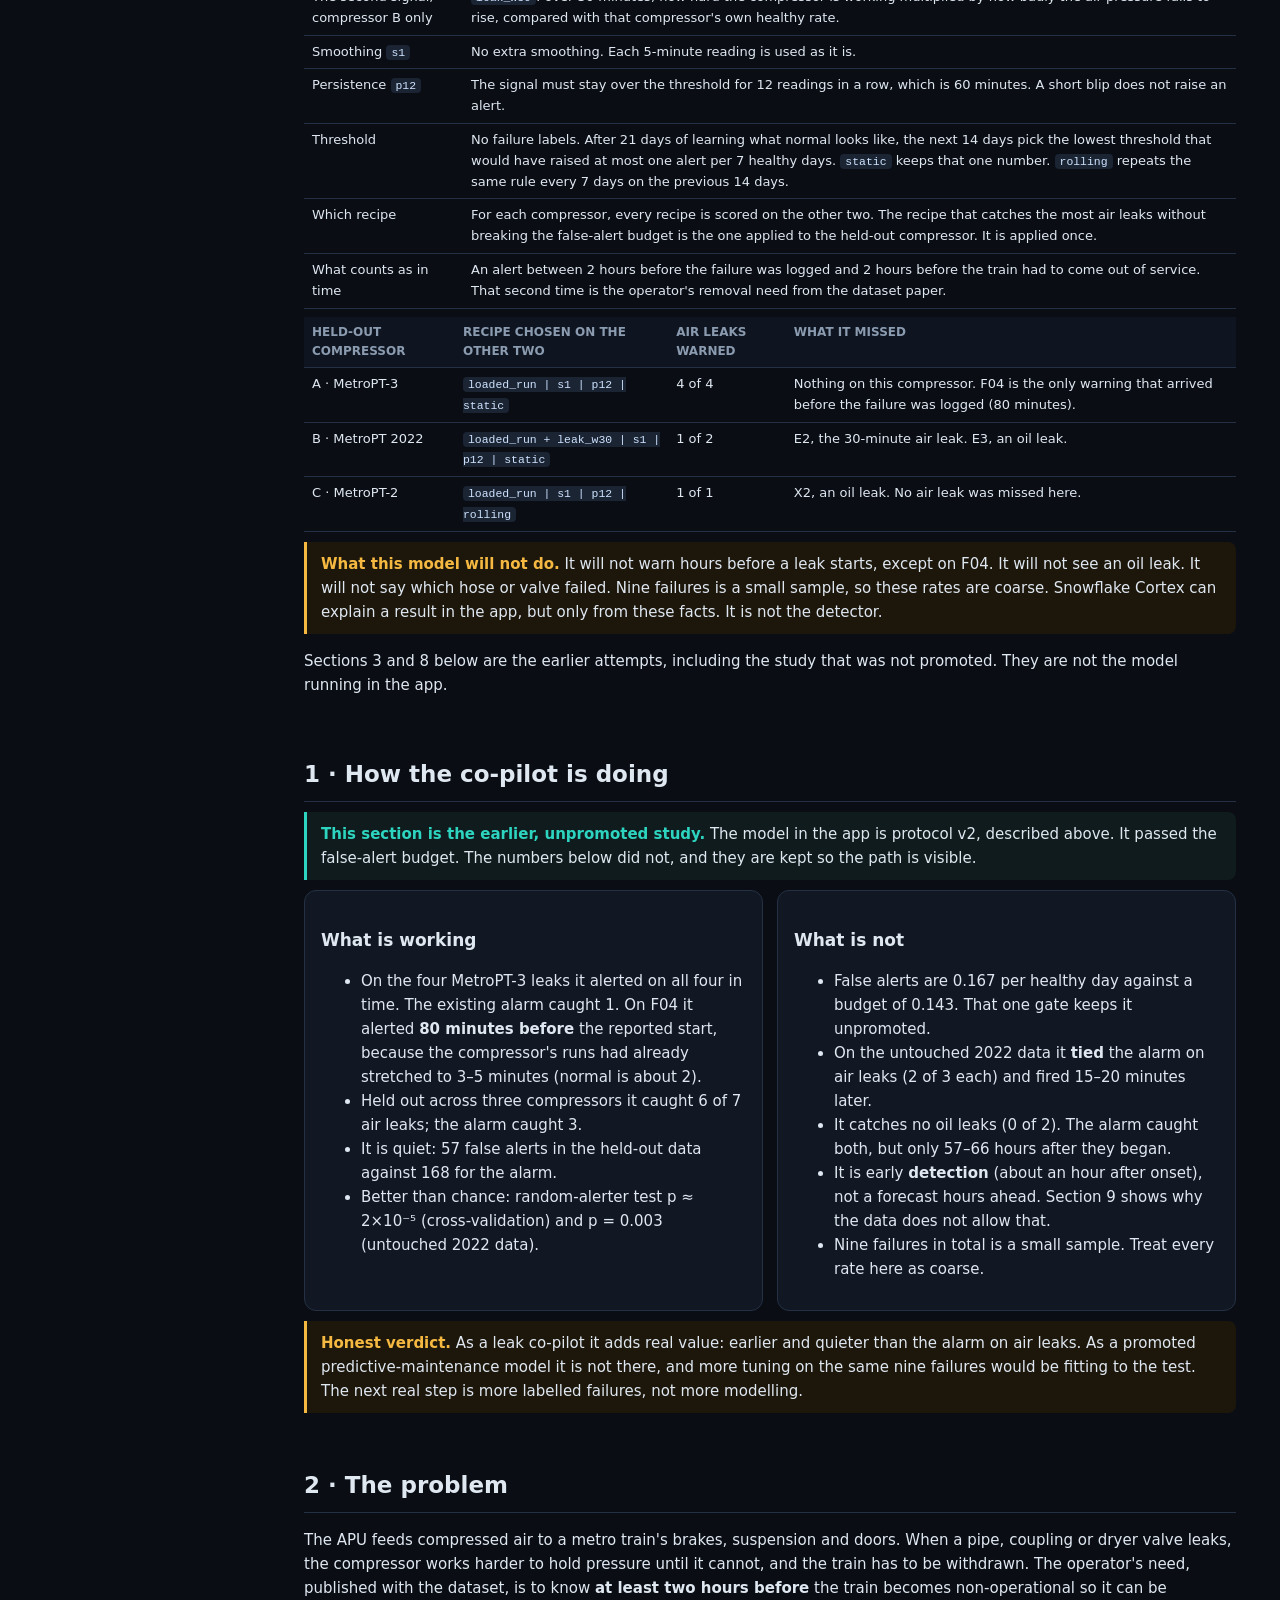
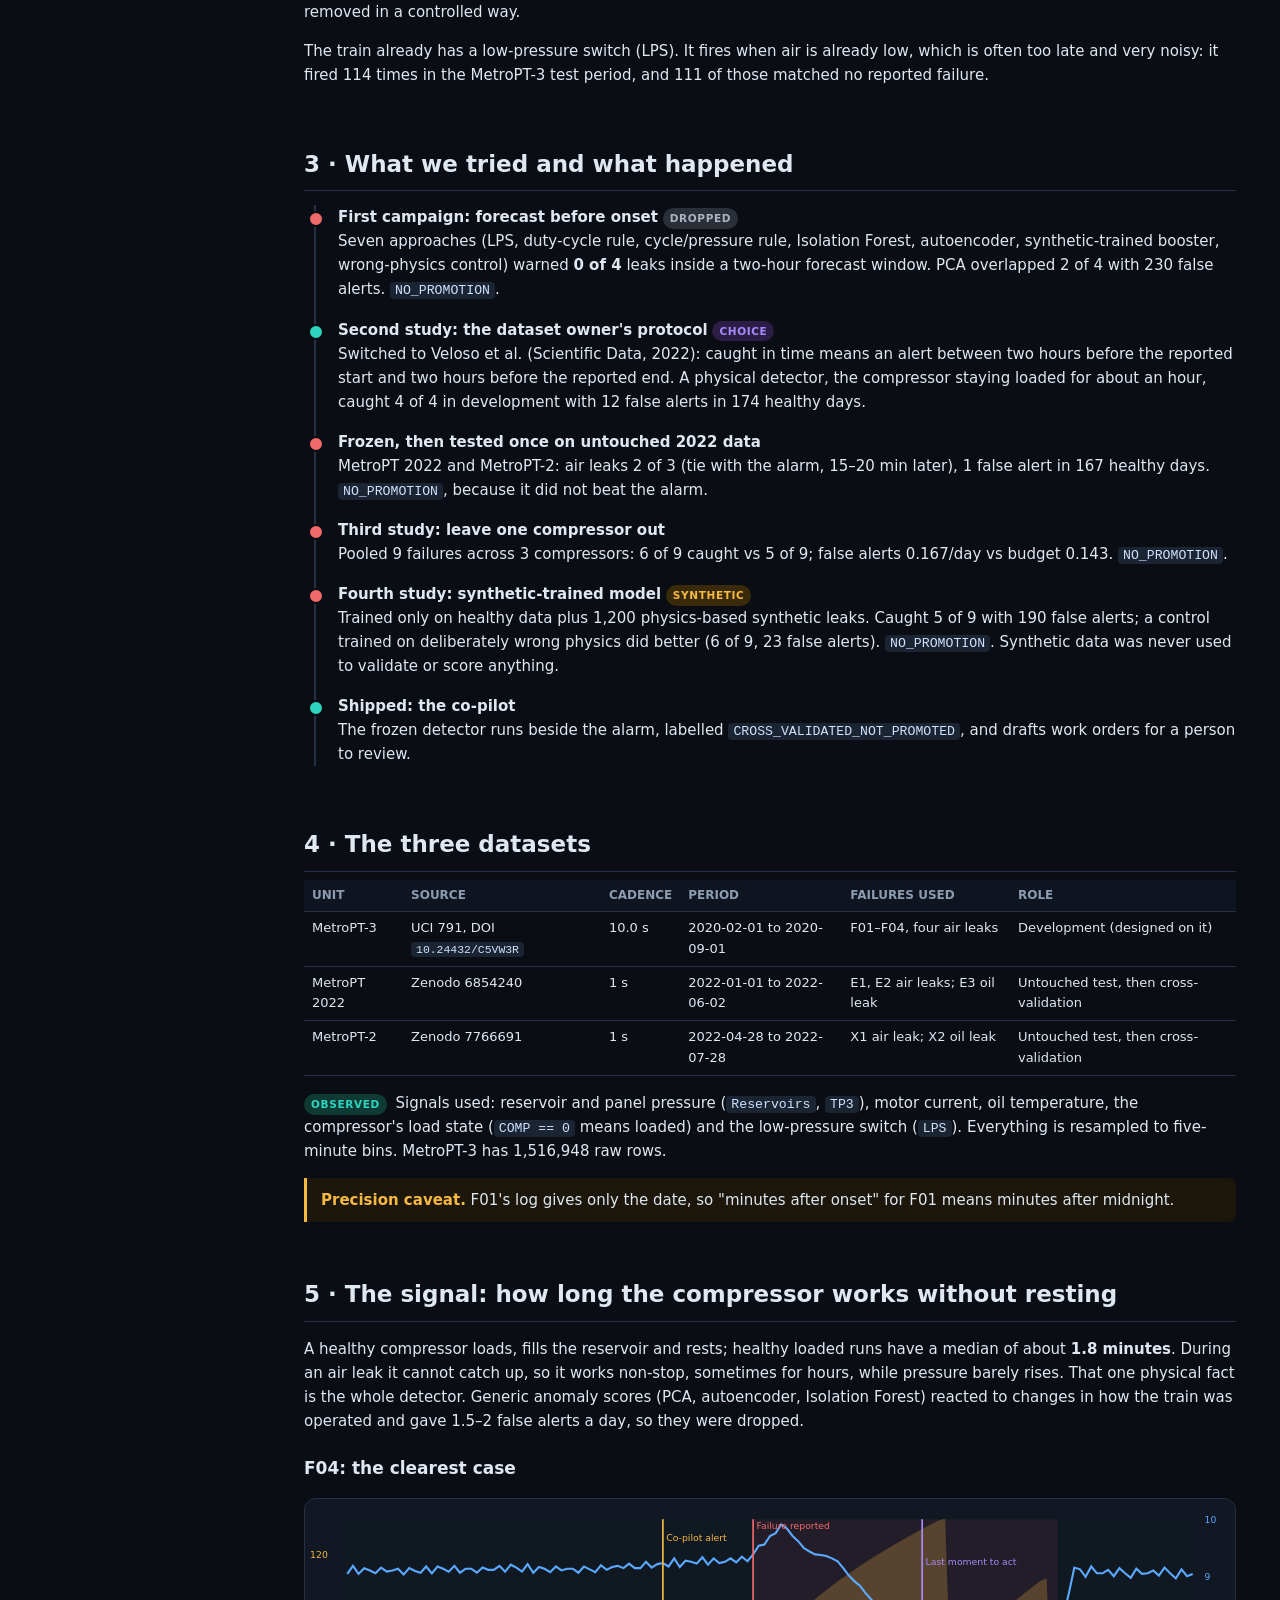
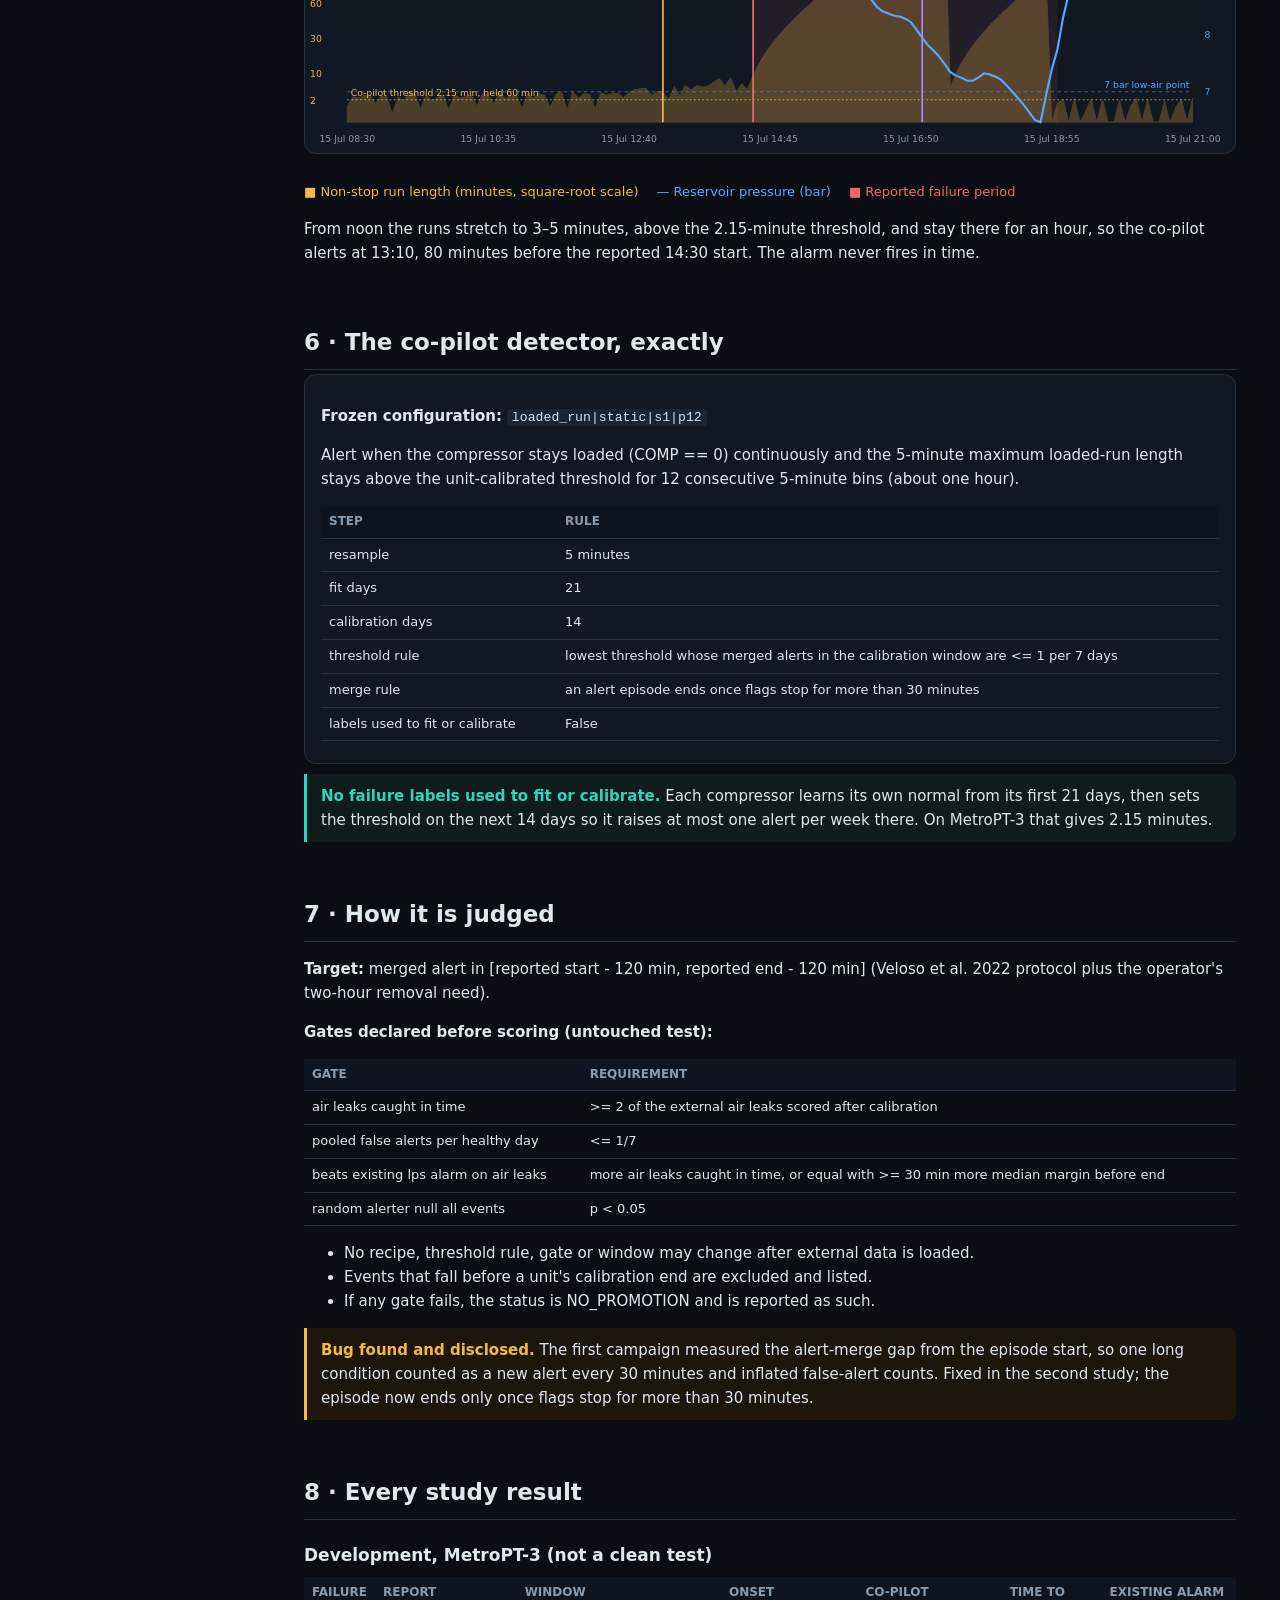
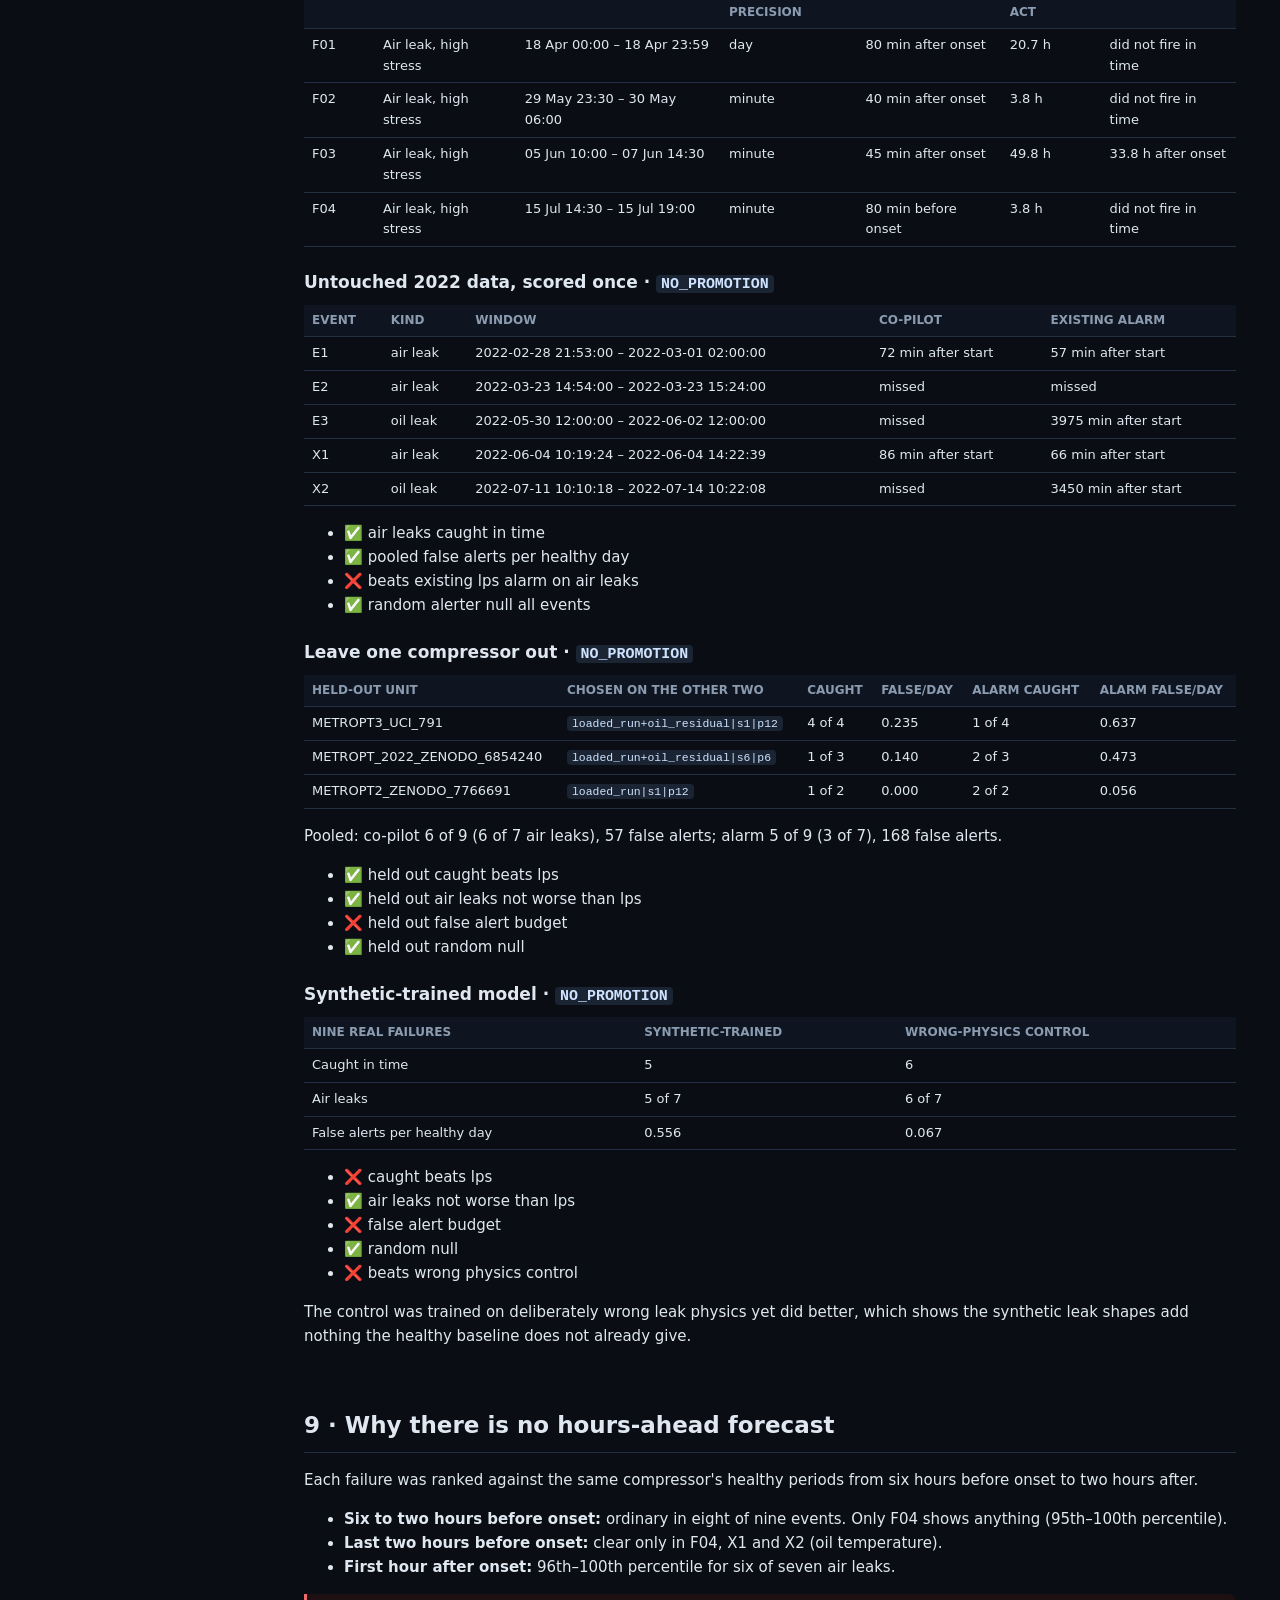
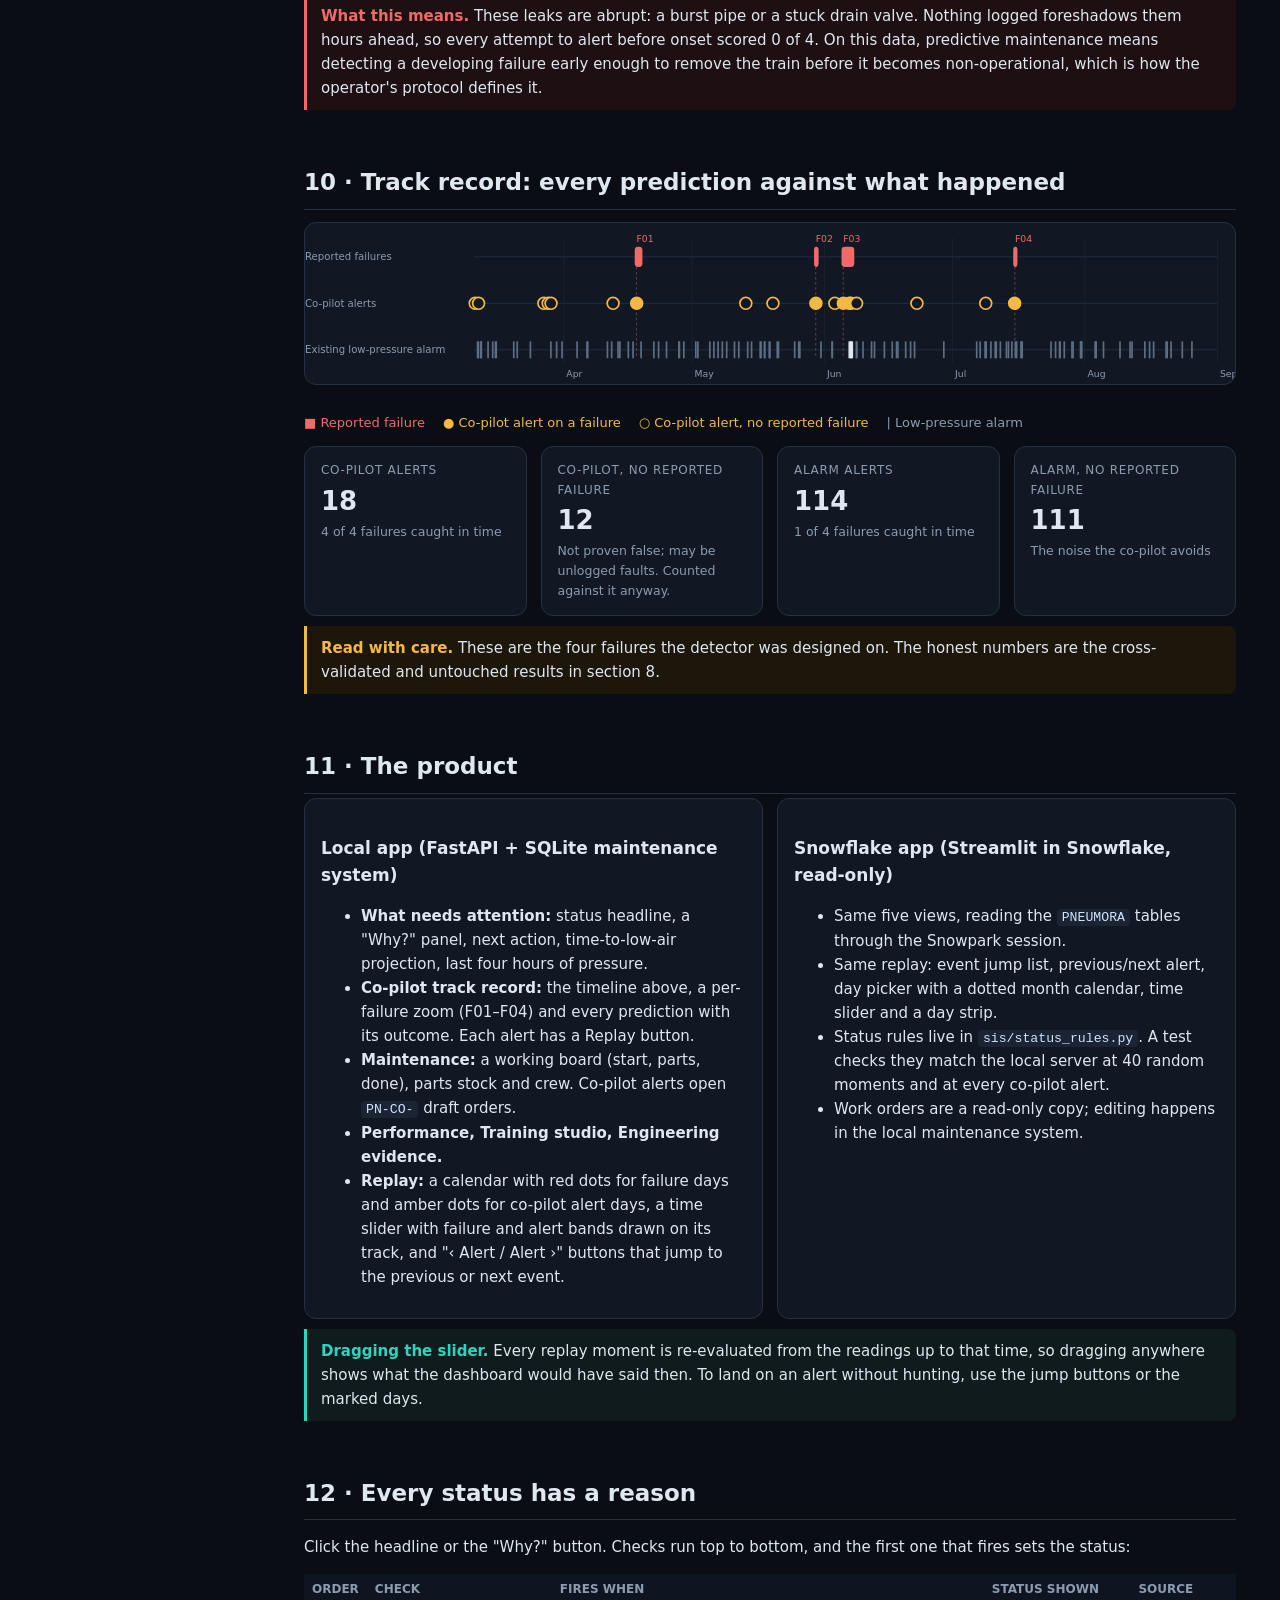
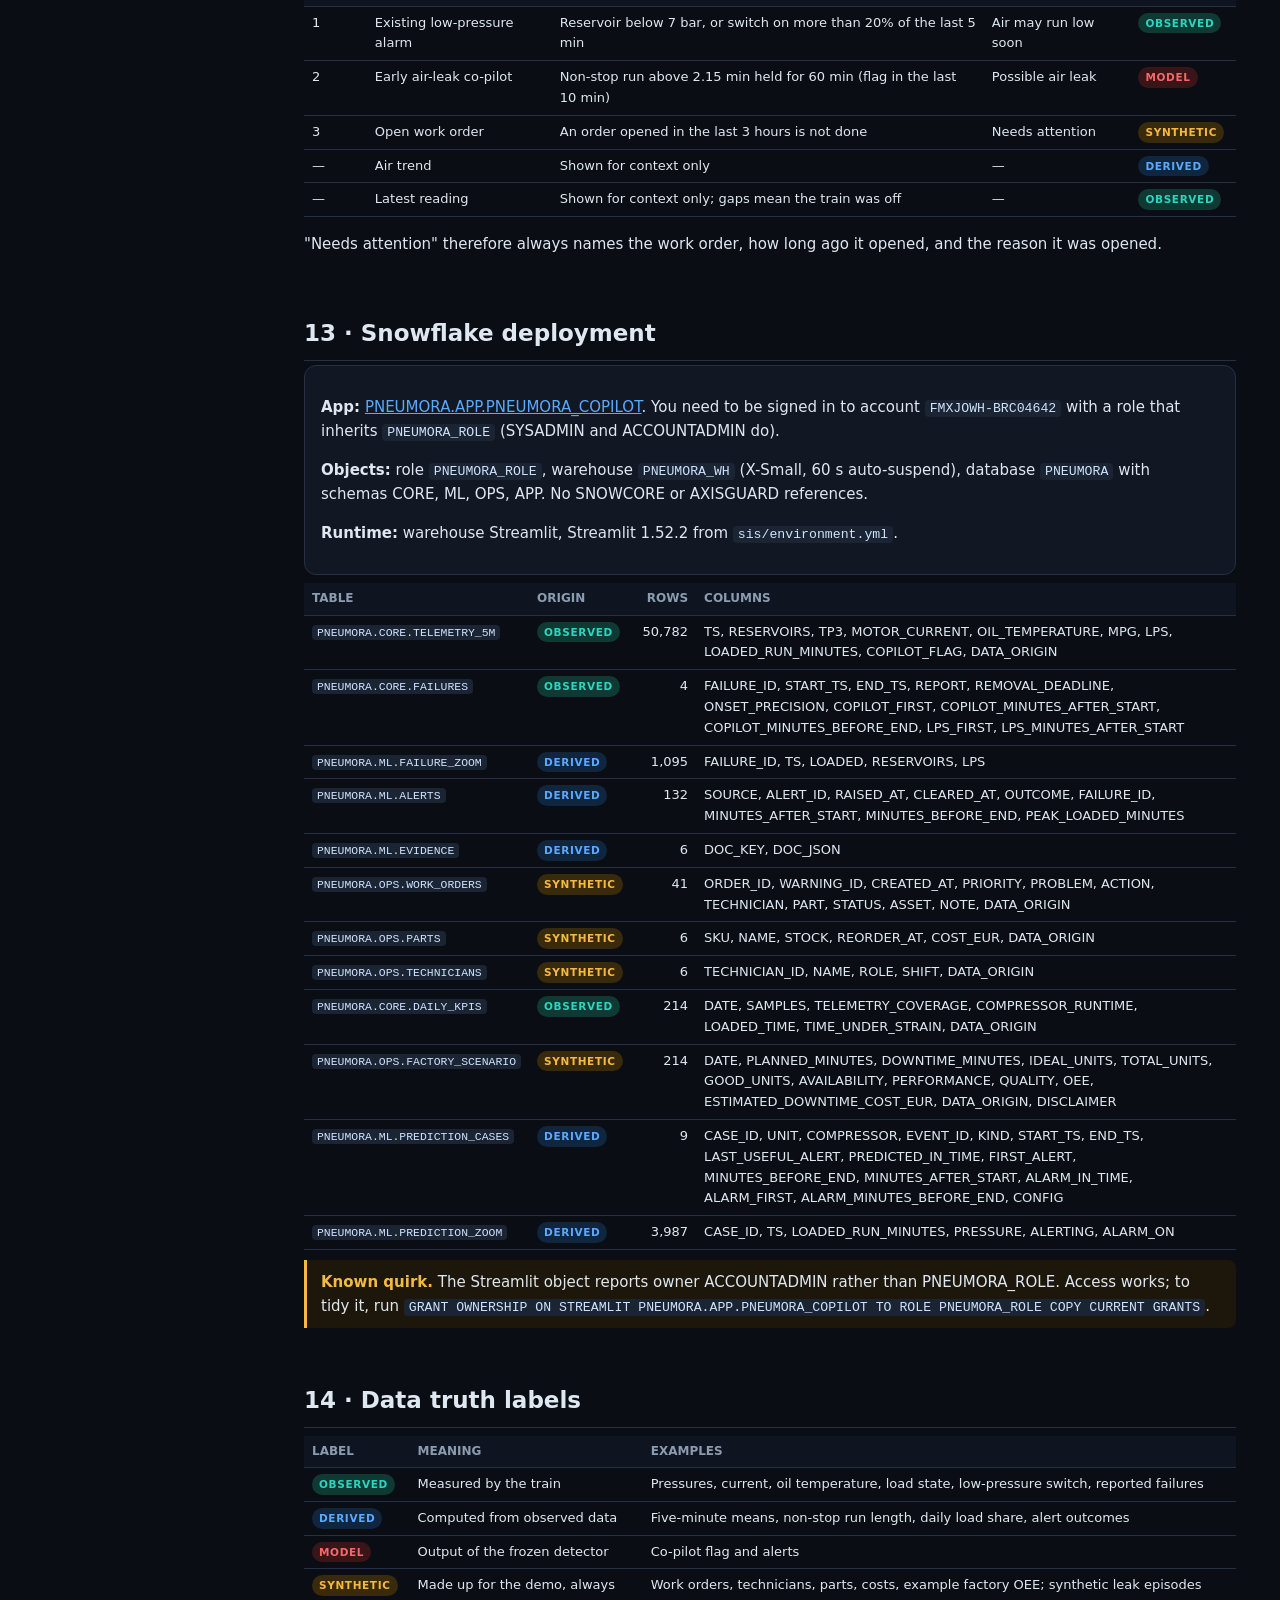
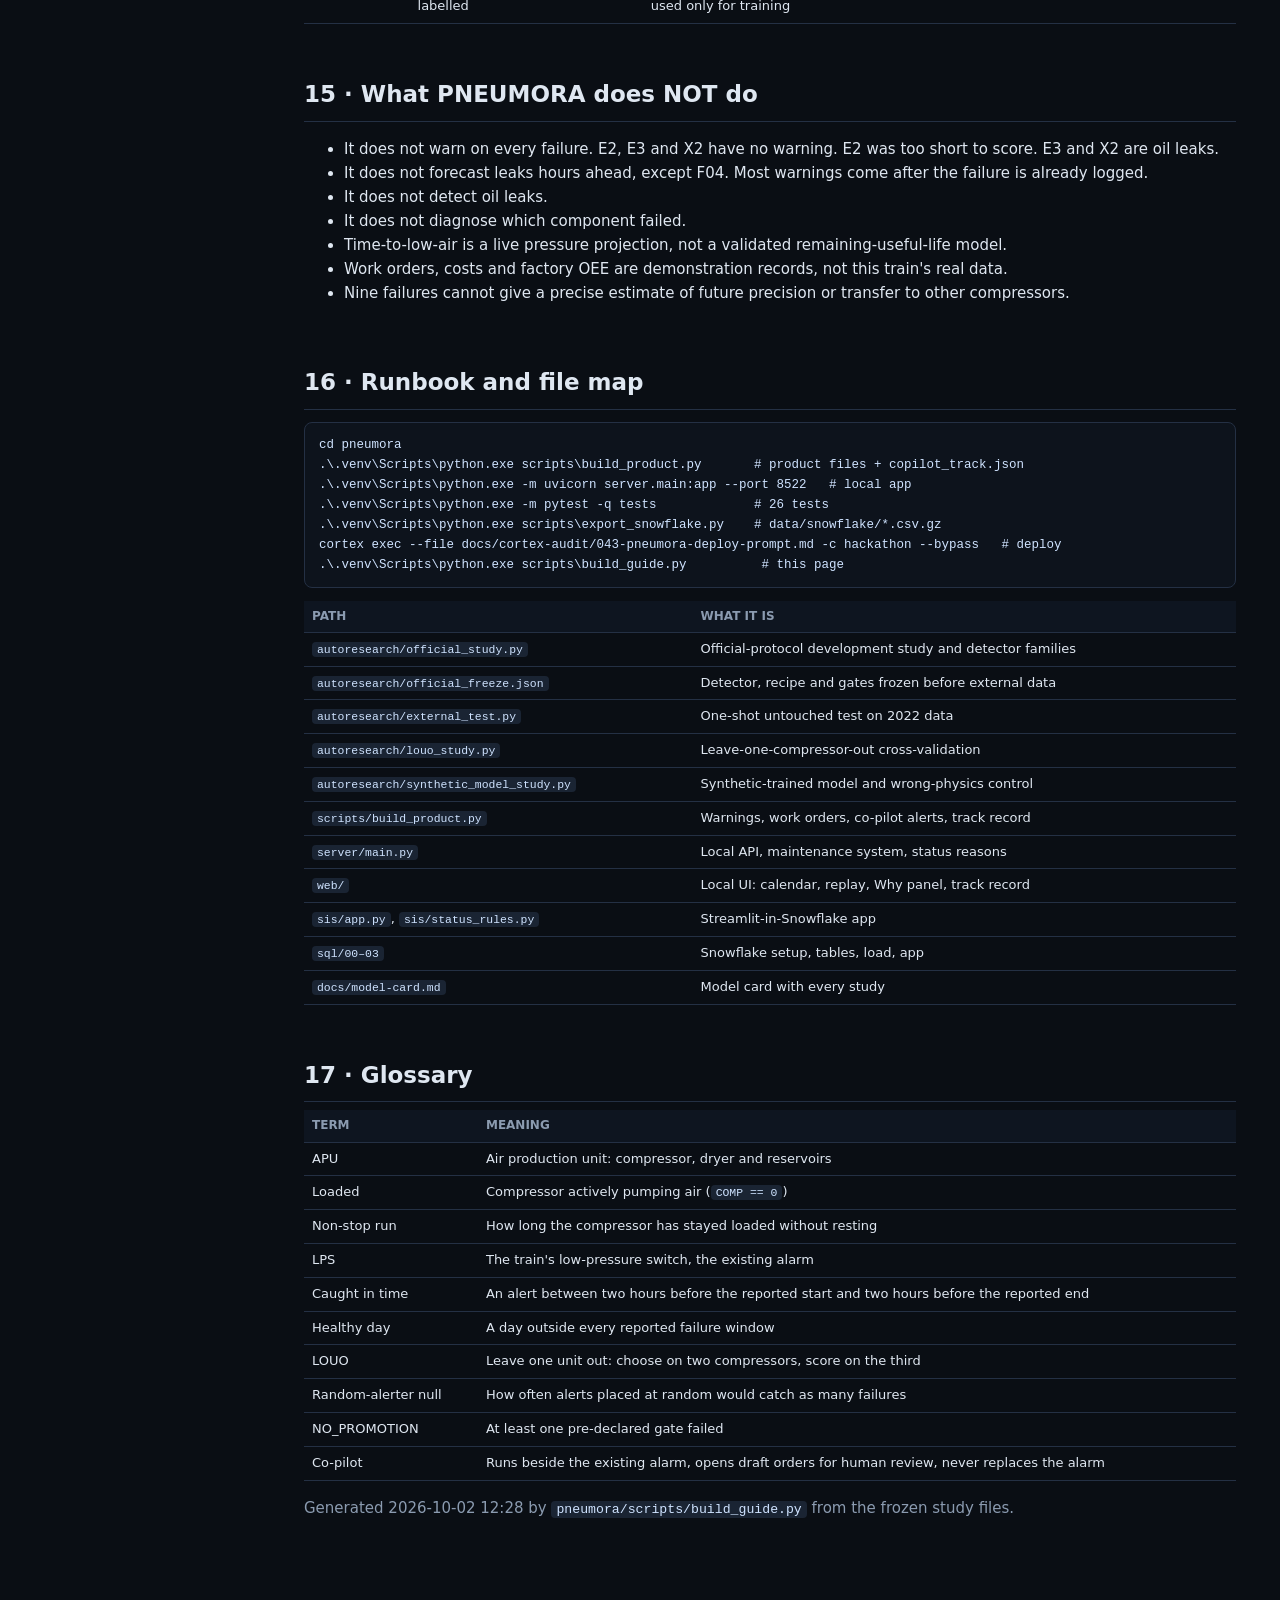
<file: docs/pneumora-a-to-z.html>
<!DOCTYPE html>
<html lang="en"><head><meta charset="utf-8"><meta name="viewport" content="width=device-width, initial-scale=1">
<title>PNEUMORA · early air-leak co-pilot — the A to Z guide</title>
<style>
:root{--bg:#0a0e14;--panel:#111823;--panel2:#162030;--line:#243044;--text:#dfe7f1;--muted:#8b9bb0;--teal:#2dd4bf;--amber:#f5b942;--red:#f06a6a;--blue:#5aa9ff;--violet:#a78bfa;--mono:'Cascadia Code','Consolas',monospace}
*{box-sizing:border-box} html{scroll-behavior:smooth}
body{margin:0;background:var(--bg);color:var(--text);font:15px/1.6 'Segoe UI',system-ui,sans-serif}
a{color:var(--blue)} code,pre{font-family:var(--mono)}
code{background:#1a2433;padding:1px 5px;border-radius:4px;font-size:.88em;color:#cfe3ff}
pre{background:#0d131c;border:1px solid var(--line);border-radius:8px;padding:12px 14px;overflow:auto;font-size:12.5px;color:#cfe3ff}
.layout{display:grid;grid-template-columns:260px 1fr;min-height:100vh}
nav{position:sticky;top:0;height:100vh;overflow:auto;background:#0c121b;border-right:1px solid var(--line);padding:18px 14px}
nav .brand{font-weight:700;letter-spacing:.04em;font-size:13px;color:var(--amber);text-transform:uppercase}
nav .sub{color:var(--muted);font-size:12px;margin-bottom:14px}
nav a{display:block;color:var(--muted);text-decoration:none;font-size:13px;padding:4px 8px;border-radius:6px}
nav a:hover{background:var(--panel2);color:var(--text)}
main{padding:28px 44px 80px;max-width:1280px}
h1{font-size:30px;margin:0 0 6px} h2{font-size:23px;margin:0 0 4px;border-bottom:1px solid var(--line);padding-bottom:8px}
h3{font-size:17px;margin:22px 0 8px} .lede{color:var(--muted);font-size:16px;max-width:900px}
section{padding:34px 0 10px} .grid{display:grid;gap:14px} .g2{grid-template-columns:repeat(2,minmax(0,1fr))} .g4{grid-template-columns:repeat(4,minmax(0,1fr))}
@media(max-width:1100px){.g4{grid-template-columns:repeat(2,minmax(0,1fr))}.layout{grid-template-columns:1fr}nav{display:none}}
.card,.tile{background:var(--panel);border:1px solid var(--line);border-radius:12px;padding:14px 16px}
.tile .k{font-size:12px;color:var(--muted);text-transform:uppercase;letter-spacing:.06em} .tile .v{font-size:26px;font-weight:700} .tile .n{font-size:12.5px;color:var(--muted)}
.plain,.warn,.bad{padding:10px 14px;border-radius:0 8px 8px 0;margin:10px 0}
.plain{border-left:3px solid var(--teal);background:#0f1b1c} .plain b.t{color:var(--teal)}
.warn{border-left:3px solid var(--amber);background:#1d170b} .warn b.t{color:var(--amber)}
.bad{border-left:3px solid var(--red);background:#1e1012} .bad b.t{color:var(--red)}
.badge{display:inline-block;font-size:10.5px;font-weight:700;letter-spacing:.06em;padding:2px 7px;border-radius:999px;margin-right:4px}
.b-obs{background:#0f3a33;color:var(--teal)} .b-der{background:#10263f;color:var(--blue)} .b-syn{background:#3a2a0c;color:var(--amber)}
.b-cho{background:#2b1d45;color:var(--violet)} .b-mod{background:#3a1518;color:var(--red)} .b-drop{background:#2a2f38;color:#aab4c3}
table{border-collapse:collapse;width:100%;font-size:13px;margin:8px 0}
th,td{border-bottom:1px solid var(--line);padding:6px 8px;text-align:left;vertical-align:top}
th{color:var(--muted);font-weight:600;font-size:12px;text-transform:uppercase;background:#0e1520} .num{text-align:right}
.legend-row{display:flex;flex-wrap:wrap;gap:10px 18px;font-size:13px;color:var(--muted)}
.timeline{margin:14px 0 4px 10px;padding-left:22px;border-left:2px solid var(--line)}
.timeline .ev{position:relative;margin:0 0 16px}
.timeline .ev::before{content:'';position:absolute;left:-30px;top:6px;width:12px;height:12px;border-radius:50%;background:#7c8ba1;border:2px solid var(--bg)}
.timeline .ev.drop::before{background:var(--red)} .timeline .ev.keep::before{background:var(--teal)}
svg{background:var(--panel);border:1px solid var(--line);border-radius:12px;margin:8px 0}
</style></head>
<body><div class="layout"><nav><div class="brand">PNEUMORA</div><div class="sub">Early air-leak co-pilot · A to Z</div><a href='#summary'>0 · One-page summary</a><a href='#model'>The model in the app</a><a href='#doing'>1 · How the co-pilot is doing</a><a href='#problem'>2 · The problem</a><a href='#journey'>3 · What we tried</a><a href='#data'>4 · The three datasets</a><a href='#signal'>5 · The signal</a><a href='#detector'>6 · The co-pilot detector</a><a href='#protocol'>7 · How it is judged</a><a href='#results'>8 · Every study result</a><a href='#forecast'>9 · Why no hours-ahead forecast</a><a href='#track'>10 · Track record</a><a href='#product'>11 · The product</a><a href='#why'>12 · Every status has a reason</a><a href='#snowflake'>13 · Snowflake deployment</a><a href='#truth'>14 · Data truth labels</a><a href='#not'>15 · What it does NOT do</a><a href='#runbook'>16 · Runbook and file map</a><a href='#glossary'>17 · Glossary</a></nav>
<main>
<section id="summary">
<h1>PNEUMORA: the complete A to Z guide</h1>
<p class="lede">Pneumora is an air-leak copilot for three Metro do Porto train compressors, built on the public MetroPT datasets.
It watches how long the compressor keeps pumping without its usual rest, and warns when that run has gone on too long.
It does not catch every failure. The count is 6 of 7 air leaks, which is 6 of 9 failures once the two oil leaks are included.</p>
<div class="grid g4">
  <div class="tile"><div class="k">Model status</div><div class="v" style="color:var(--teal)">Promoted</div><div class="n">Protocol v2, <code>PROMOTED_CROSS_VALIDATED</code>. Cross-validation, not a blind test.</div></div>
  <div class="tile"><div class="k">Air leaks warned in time</div><div class="v">6 of 7</div><div class="n">The miss is E2. E3 and X2 are oil leaks, so they are not in the 7.</div></div>
  <div class="tile"><div class="k">False alerts per healthy day</div><div class="v">0.056</div><div class="n">Budget was 0.143, one per week. Median warning 5.8 h before the train had to come off.</div></div>
  <div class="tile"><div class="k">Warned before the leak started</div><div class="v">1 of 9</div><div class="n">Only F04. The others are caught after the failure is already logged.</div></div>
</div>
<div class="plain"><b class="t">In one sentence.</b> On compressors it has not used to choose its settings, Pneumora warns in time on 6 of 7 air leaks, about 5.8 hours before the train has to come out of service, with about one false alert every 18 healthy days. It misses the 30-minute air leak E2 and both oil leaks.</div>
</section>

<section id="model">
<h2>The model in the app, in plain English</h2>
<p>Nothing was changed in order to predict every failure. The app does not predict every failure. E2, E3 and X2 have no Pneumora warning because the scored result has no warning there. That is the model, not a missing line on the chart.</p>
<div class="grid g2">
<div class="card"><h3>What "6 of 7" means</h3>
<p>There are 7 air leaks: F01, F02, F03, F04, E1, E2 and X1. Pneumora warned in time on all of them except E2. There are also 2 oil leaks, E3 and X2. Those are not in the 7. Counted together, that is 6 of 9 failures.</p>
<ul>
<li><b>E2</b> is an air leak that lasted 30 minutes (23 Mar 2022, 14:54 to 15:24). A warning only counts if it arrives at least 2 hours before the train has to come off. That deadline was 13:24, before the leak was even logged, so a timely warning was impossible once the leak had started. Pneumora also did not warn before it.</li>
<li><b>E3 and X2</b> are oil leaks lasting about three days each. The detector never looks at oil. An empty Pneumora line on those two graphs is the correct result.</li>
</ul>
</div>
<div class="card"><h3>What actually changed from the previous model</h3>
<p>The earlier leave-one-compressor-out study (section 8) failed one pass mark: too many false alerts. Its own comparison showed that adding oil temperature caused those extra alerts. Protocol v2, which is the model in the app, made two changes and then froze the pass marks before scoring:</p>
<ul>
<li>It dropped oil temperature and every generic anomaly score. It keeps air-leak physics only.</li>
<li>It can retune its threshold every week from the compressor's own recent healthy running, still without using failure labels. Compressor C uses that weekly retune. A and B use one threshold, set once.</li>
</ul>
<p>All five pass marks then passed, so the status is promoted. This is still cross-validation. All nine failures had already been seen while the rules were written. There is no untouched MetroPT data left.</p>
</div>
</div>
<h3>How it is trained</h3>
<p>It is not a neural network, and it is not Snowflake's anomaly detector. Snowflake native ML is a separate experiment (section below). The detector in the app is a threshold on a physical measurement, chosen without failure labels, then the choice of which measurement to trust is made on the other compressors.</p>
<table><thead><tr><th>Piece</th><th>What it means</th></tr></thead><tbody>
<tr><td>Readings</td><td>Real MetroPT sensors, resampled to one row every 5 minutes. Compressor A is MetroPT-3 (2020). B is MetroPT 2022. C is MetroPT-2.</td></tr>
<tr><td>The main signal</td><td><code>loaded_run</code>: how many minutes the compressor has been pumping without a rest. A healthy run is about 2 minutes. During an air leak it cannot catch up, so the run stretches to hours.</td></tr>
<tr><td>The second signal, compressor B only</td><td><code>leak_w30</code>: over 30 minutes, how hard the compressor is working multiplied by how badly the air pressure fails to rise, compared with that compressor's own healthy rate.</td></tr>
<tr><td>Smoothing <code>s1</code></td><td>No extra smoothing. Each 5-minute reading is used as it is.</td></tr>
<tr><td>Persistence <code>p12</code></td><td>The signal must stay over the threshold for 12 readings in a row, which is 60 minutes. A short blip does not raise an alert.</td></tr>
<tr><td>Threshold</td><td>No failure labels. After 21 days of learning what normal looks like, the next 14 days pick the lowest threshold that would have raised at most one alert per 7 healthy days. <code>static</code> keeps that one number. <code>rolling</code> repeats the same rule every 7 days on the previous 14 days.</td></tr>
<tr><td>Which recipe</td><td>For each compressor, every recipe is scored on the other two. The recipe that catches the most air leaks without breaking the false-alert budget is the one applied to the held-out compressor. It is applied once.</td></tr>
<tr><td>What counts as in time</td><td>An alert between 2 hours before the failure was logged and 2 hours before the train had to come out of service. That second time is the operator's removal need from the dataset paper.</td></tr>
</tbody></table>
<table><thead><tr><th>Held-out compressor</th><th>Recipe chosen on the other two</th><th>Air leaks warned</th><th>What it missed</th></tr></thead><tbody>
<tr><td>A · MetroPT-3</td><td><code>loaded_run | s1 | p12 | static</code></td><td>4 of 4</td><td>Nothing on this compressor. F04 is the only warning that arrived before the failure was logged (80 minutes).</td></tr>
<tr><td>B · MetroPT 2022</td><td><code>loaded_run + leak_w30 | s1 | p12 | static</code></td><td>1 of 2</td><td>E2, the 30-minute air leak. E3, an oil leak.</td></tr>
<tr><td>C · MetroPT-2</td><td><code>loaded_run | s1 | p12 | rolling</code></td><td>1 of 1</td><td>X2, an oil leak. No air leak was missed here.</td></tr>
</tbody></table>
<div class="warn"><b class="t">What this model will not do.</b> It will not warn hours before a leak starts, except on F04. It will not see an oil leak. It will not say which hose or valve failed. Nine failures is a small sample, so these rates are coarse. Snowflake Cortex can explain a result in the app, but only from these facts. It is not the detector.</div>
<p>Sections 3 and 8 below are the earlier attempts, including the study that was not promoted. They are not the model running in the app.</p>
</section>

<section id="doing">
<h2>1 · How the co-pilot is doing</h2>
<div class="plain"><b class="t">This section is the earlier, unpromoted study.</b> The model in the app is protocol v2, described above. It passed the false-alert budget. The numbers below did not, and they are kept so the path is visible.</div>
<div class="grid g2">
<div class="card"><h3>What is working</h3><ul>
<li>On the four MetroPT-3 leaks it alerted on all four in time. The existing alarm caught 1. On F04 it alerted <b>80 minutes before</b> the reported start, because the compressor's runs had already stretched to 3–5 minutes (normal is about 2).</li>
<li>Held out across three compressors it caught 6 of 7 air leaks; the alarm caught 3.</li>
<li>It is quiet: 57 false alerts in the held-out data against 168 for the alarm.</li>
<li>Better than chance: random-alerter test p ≈ 2×10⁻⁵ (cross-validation) and p = 0.003 (untouched 2022 data).</li>
</ul></div>
<div class="card"><h3>What is not</h3><ul>
<li>False alerts are 0.167 per healthy day against a budget of 0.143. That one gate keeps it unpromoted.</li>
<li>On the untouched 2022 data it <b>tied</b> the alarm on air leaks (2 of 3 each) and fired 15–20 minutes later.</li>
<li>It catches no oil leaks (0 of 2). The alarm caught both, but only 57–66 hours after they began.</li>
<li>It is early <b>detection</b> (about an hour after onset), not a forecast hours ahead. Section 9 shows why the data does not allow that.</li>
<li>Nine failures in total is a small sample. Treat every rate here as coarse.</li>
</ul></div>
</div>
<div class="warn"><b class="t">Honest verdict.</b> As a leak co-pilot it adds real value: earlier and quieter than the alarm on air leaks. As a promoted predictive-maintenance model it is not there, and more tuning on the same nine failures would be fitting to the test. The next real step is more labelled failures, not more modelling.</div>
</section>

<section id="problem">
<h2>2 · The problem</h2>
<p>The APU feeds compressed air to a metro train's brakes, suspension and doors. When a pipe, coupling or dryer valve leaks, the compressor works harder to hold pressure until it cannot, and the train has to be withdrawn. The operator's need, published with the dataset, is to know <b>at least two hours before</b> the train becomes non-operational so it can be removed in a controlled way.</p>
<p>The train already has a low-pressure switch (LPS). It fires when air is already low, which is often too late and very noisy: it fired 114 times in the MetroPT-3 test period, and 111 of those matched no reported failure.</p>
</section>

<section id="journey">
<h2>3 · What we tried and what happened</h2>
<div class="timeline">
<div class="ev drop"><b>First campaign: forecast before onset</b> <span class='badge b-drop'>DROPPED</span><br>Seven approaches (LPS, duty-cycle rule, cycle/pressure rule, Isolation Forest, autoencoder, synthetic-trained booster, wrong-physics control) warned <b>0 of 4</b> leaks inside a two-hour forecast window. PCA overlapped 2 of 4 with 230 false alerts. <code>NO_PROMOTION</code>.</div>
<div class="ev keep"><b>Second study: the dataset owner's protocol</b> <span class='badge b-cho'>CHOICE</span><br>Switched to Veloso et al. (Scientific Data, 2022): caught in time means an alert between two hours before the reported start and two hours before the reported end. A physical detector, the compressor staying loaded for about an hour, caught 4 of 4 in development with 12 false alerts in 174 healthy days.</div>
<div class="ev drop"><b>Frozen, then tested once on untouched 2022 data</b><br>MetroPT 2022 and MetroPT-2: air leaks 2 of 3 (tie with the alarm, 15–20 min later), 1 false alert in 167 healthy days. <code>NO_PROMOTION</code>, because it did not beat the alarm.</div>
<div class="ev drop"><b>Third study: leave one compressor out</b><br>Pooled 9 failures across 3 compressors: 6 of 9 caught vs 5 of 9; false alerts 0.167/day vs budget 0.143. <code>NO_PROMOTION</code>.</div>
<div class="ev drop"><b>Fourth study: synthetic-trained model</b> <span class='badge b-syn'>SYNTHETIC</span><br>Trained only on healthy data plus 1,200 physics-based synthetic leaks. Caught 5 of 9 with 190 false alerts; a control trained on deliberately wrong physics did better (6 of 9, 23 false alerts). <code>NO_PROMOTION</code>. Synthetic data was never used to validate or score anything.</div>
<div class="ev keep"><b>Shipped: the co-pilot</b><br>The frozen detector runs beside the alarm, labelled <code>CROSS_VALIDATED_NOT_PROMOTED</code>, and drafts work orders for a person to review.</div>
</div>
</section>

<section id="data">
<h2>4 · The three datasets</h2>
<table><thead><tr><th class=''>Unit</th><th class=''>Source</th><th class=''>Cadence</th><th class=''>Period</th><th class=''>Failures used</th><th class=''>Role</th></tr></thead><tbody><tr><td class=''>MetroPT-3</td><td class=''>UCI 791, DOI <code>10.24432/C5VW3R</code></td><td class=''>10.0 s</td><td class=''>2020-02-01 to 2020-09-01</td><td class=''>F01–F04, four air leaks</td><td class=''>Development (designed on it)</td></tr><tr><td class=''>MetroPT 2022</td><td class=''>Zenodo 6854240</td><td class=''>1 s</td><td class=''>2022-01-01 to 2022-06-02</td><td class=''>E1, E2 air leaks; E3 oil leak</td><td class=''>Untouched test, then cross-validation</td></tr><tr><td class=''>MetroPT-2</td><td class=''>Zenodo 7766691</td><td class=''>1 s</td><td class=''>2022-04-28 to 2022-07-28</td><td class=''>X1 air leak; X2 oil leak</td><td class=''>Untouched test, then cross-validation</td></tr></tbody></table>
<p><span class='badge b-obs'>OBSERVED</span> Signals used: reservoir and panel pressure (<code>Reservoirs</code>, <code>TP3</code>), motor current, oil temperature, the compressor's load state (<code>COMP == 0</code> means loaded) and the low-pressure switch (<code>LPS</code>). Everything is resampled to five-minute bins. MetroPT-3 has 1,516,948 raw rows.</p>
<div class="warn"><b class="t">Precision caveat.</b> F01's log gives only the date, so "minutes after onset" for F01 means minutes after midnight.</div>
</section>

<section id="signal">
<h2>5 · The signal: how long the compressor works without resting</h2>
<p>A healthy compressor loads, fills the reservoir and rests; healthy loaded runs have a median of about <b>1.8 minutes</b>. During an air leak it cannot catch up, so it works non-stop, sometimes for hours, while pressure barely rises. That one physical fact is the whole detector. Generic anomaly scores (PCA, autoencoder, Isolation Forest) reacted to changes in how the train was operated and gave 1.5–2 false alerts a day, so they were dropped.</p>
<h3>F04: the clearest case</h3>
<svg viewBox='0 0 1100 300' width='100%' role='img' aria-label='Signals around F04'><rect x='530.0' y='24' width='360.0' height='240' fill='#f06a6a' opacity='.08'/><path d='M50.0,264.0 L50.0,245.1 L56.7,233.8 L63.3,235.5 L70.0,232.7 L76.7,232.2 L83.3,241.9 L90.0,232.7 L96.7,233.8 L103.3,254.1 L110.0,233.8 L116.7,238.5 L123.3,227.9 L130.0,230.2 L136.7,248.9 L143.3,231.2 L150.0,238.5 L156.7,234.9 L163.3,231.2 L170.0,250.0 L176.7,231.2 L183.3,235.5 L190.0,233.8 L196.7,231.2 L203.3,245.1 L210.0,230.2 L216.7,232.2 L223.3,241.9 L230.0,228.8 L236.7,236.6 L243.3,232.2 L250.0,232.2 L256.7,247.9 L263.3,230.2 L270.0,235.5 L276.7,230.2 L283.3,232.2 L290.0,246.0 L296.7,231.2 L303.3,227.5 L310.0,250.0 L316.7,227.9 L323.3,235.5 L330.0,230.2 L336.7,231.2 L343.3,247.9 L350.0,228.8 L356.7,232.2 L363.3,229.8 L370.0,229.8 L376.7,234.9 L383.3,228.8 L390.0,225.3 L396.7,224.5 L403.3,223.7 L410.0,232.2 L416.7,227.5 L423.3,227.9 L430.0,236.6 L436.7,221.7 L443.3,232.2 L450.0,220.2 L456.7,225.7 L463.3,220.5 L470.0,222.5 L476.7,221.3 L483.3,216.6 L490.0,212.3 L496.7,221.3 L503.3,211.1 L510.0,227.5 L516.7,218.4 L523.3,225.7 L530.0,208.1 L536.7,195.3 L543.3,184.3 L550.0,174.9 L556.7,165.8 L563.3,158.0 L570.0,150.6 L576.7,143.5 L583.3,137.0 L590.0,130.8 L596.7,124.8 L603.3,119.0 L610.0,113.6 L616.7,108.3 L623.3,103.2 L630.0,98.0 L636.7,93.3 L643.3,88.6 L650.0,84.1 L656.7,79.5 L663.3,75.2 L670.0,70.9 L676.7,66.8 L683.3,62.6 L690.0,58.7 L696.7,54.7 L703.3,51.0 L710.0,47.0 L716.7,43.4 L723.3,39.7 L730.0,36.0 L736.7,32.5 L743.3,29.1 L750.0,25.6 L756.7,24.0 L763.3,222.5 L770.0,206.4 L776.7,193.6 L783.3,182.7 L790.0,173.2 L796.7,164.8 L803.3,156.9 L810.0,149.4 L816.7,142.6 L823.3,136.2 L830.0,129.8 L836.7,123.9 L843.3,118.2 L850.0,112.8 L856.7,107.5 L863.3,102.3 L870.0,97.3 L876.7,94.5 L883.3,264.0 L890.0,241.2 L896.7,236.6 L903.3,264.0 L910.0,235.5 L916.7,264.0 L923.3,251.2 L930.0,236.6 L936.7,264.0 L943.3,236.6 L950.0,264.0 L956.7,264.0 L963.3,237.9 L970.0,264.0 L976.7,245.1 L983.3,234.9 L990.0,264.0 L996.7,236.6 L1003.3,264.0 L1010.0,264.0 L1016.7,238.5 L1023.3,264.0 L1030.0,246.0 L1036.7,236.6 L1043.3,264.0 L1050.0,235.5 L1050.0,264.0 Z' fill='#f5b942' opacity='.25' stroke='#f5b942'/><line x1='50' x2='1050' y1='237.5' y2='237.5' stroke='#f5b942' stroke-dasharray='2 3'/><text x='54' y='232.5' fill='#f5b942' font-size='11'>Co-pilot threshold 2.15 min, held 60 min</text><path d='M50.0,88.6 L56.7,79.1 L63.3,88.6 L70.0,81.8 L76.7,84.5 L83.3,87.9 L90.0,81.1 L96.7,85.9 L103.3,84.5 L110.0,82.5 L116.7,89.3 L123.3,81.8 L130.0,85.2 L136.7,87.2 L143.3,79.8 L150.0,87.9 L156.7,79.8 L163.3,82.5 L170.0,85.9 L176.7,79.1 L183.3,87.2 L190.0,82.5 L196.7,82.5 L203.3,87.2 L210.0,81.1 L216.7,83.8 L223.3,83.8 L230.0,79.1 L236.7,85.9 L243.3,77.7 L250.0,81.1 L256.7,85.9 L263.3,77.0 L270.0,87.2 L276.7,80.4 L283.3,82.5 L290.0,86.5 L296.7,79.8 L303.3,84.5 L310.0,82.5 L316.7,82.5 L323.3,87.2 L330.0,79.8 L336.7,83.2 L343.3,86.5 L350.0,78.4 L356.7,83.8 L363.3,80.4 L370.0,79.1 L376.7,81.8 L383.3,76.4 L390.0,81.8 L396.7,81.8 L403.3,74.3 L410.0,81.1 L416.7,77.0 L423.3,75.7 L430.0,79.8 L436.7,70.2 L443.3,80.4 L450.0,73.0 L456.7,74.3 L463.3,76.4 L470.0,68.9 L476.7,77.7 L483.3,70.2 L490.0,75.7 L496.7,74.3 L503.3,70.2 L510.0,75.0 L516.7,68.2 L523.3,73.6 L530.0,65.5 L536.7,55.3 L543.3,53.9 L550.0,43.7 L556.7,40.3 L563.3,30.1 L570.0,34.9 L576.7,43.7 L583.3,49.8 L590.0,58.0 L596.7,62.1 L603.3,65.5 L610.0,66.2 L616.7,67.5 L623.3,70.2 L630.0,73.6 L636.7,81.8 L643.3,90.6 L650.0,97.4 L656.7,102.9 L663.3,111.7 L670.0,119.2 L676.7,128.0 L683.3,132.8 L690.0,135.5 L696.7,138.2 L703.3,138.9 L710.0,141.6 L716.7,145.7 L723.3,154.5 L730.0,164.1 L736.7,172.9 L743.3,179.0 L750.0,186.5 L756.7,195.3 L763.3,204.8 L770.0,208.9 L776.7,211.6 L783.3,215.0 L790.0,215.0 L796.7,211.0 L803.3,206.2 L810.0,207.6 L816.7,210.3 L823.3,213.7 L830.0,220.5 L836.7,228.0 L843.3,235.4 L850.0,243.6 L856.7,252.4 L863.3,261.3 L870.0,264.0 L876.7,231.4 L883.3,201.5 L890.0,177.7 L896.7,140.3 L903.3,112.4 L910.0,81.1 L916.7,83.2 L923.3,92.0 L930.0,79.8 L936.7,87.9 L943.3,87.9 L950.0,83.8 L956.7,91.3 L963.3,81.8 L970.0,87.9 L976.7,93.3 L983.3,82.5 L990.0,88.6 L996.7,87.9 L1003.3,84.5 L1010.0,90.6 L1016.7,81.1 L1023.3,87.9 L1030.0,94.0 L1036.7,83.2 L1043.3,91.3 L1050.0,88.6' fill='none' stroke='#5aa9ff' stroke-width='2.5'/><line x1='50' x2='1050' y1='228.0' y2='228.0' stroke='#5aa9ff' stroke-dasharray='4 4' opacity='.6'/><text x='1046' y='223.0' fill='#5aa9ff' font-size='11' text-anchor='end'>7 bar low-air point</text><text x='6' y='242.5' fill='#f5b942' font-size='11'>2</text><text x='6' y='210.9' fill='#f5b942' font-size='11'>10</text><text x='6' y='169.2' fill='#f5b942' font-size='11'>30</text><text x='6' y='128.2' fill='#f5b942' font-size='11'>60</text><text x='6' y='70.3' fill='#f5b942' font-size='11'>120</text><text x='1064' y='232.0' fill='#5aa9ff' font-size='11'>7</text><text x='1064' y='164.0' fill='#5aa9ff' font-size='11'>8</text><text x='1064' y='96.0' fill='#5aa9ff' font-size='11'>9</text><text x='1064' y='28.0' fill='#5aa9ff' font-size='11'>10</text><line x1='530.0' x2='530.0' y1='24' y2='264' stroke='#f06a6a' stroke-width='2'/><text x='534.0' y='36' fill='#f06a6a' font-size='11'>Failure reported</text><line x1='423.3' x2='423.3' y1='24' y2='264' stroke='#f5b942' stroke-width='2'/><text x='427.3' y='50' fill='#f5b942' font-size='11'>Co-pilot alert</text><line x1='730.0' x2='730.0' y1='24' y2='264' stroke='#a78bfa' stroke-width='2'/><text x='734.0' y='78' fill='#a78bfa' font-size='11'>Last moment to act</text><text x='50.0' y='288' fill='#8b9bb0' font-size='11' text-anchor='middle'>15 Jul 08:30</text><text x='216.7' y='288' fill='#8b9bb0' font-size='11' text-anchor='middle'>15 Jul 10:35</text><text x='383.3' y='288' fill='#8b9bb0' font-size='11' text-anchor='middle'>15 Jul 12:40</text><text x='550.0' y='288' fill='#8b9bb0' font-size='11' text-anchor='middle'>15 Jul 14:45</text><text x='716.7' y='288' fill='#8b9bb0' font-size='11' text-anchor='middle'>15 Jul 16:50</text><text x='883.3' y='288' fill='#8b9bb0' font-size='11' text-anchor='middle'>15 Jul 18:55</text><text x='1050.0' y='288' fill='#8b9bb0' font-size='11' text-anchor='middle'>15 Jul 21:00</text></svg>
<p class="legend-row"><span style="color:var(--amber)">■ Non-stop run length (minutes, square-root scale)</span><span style="color:var(--blue)">— Reservoir pressure (bar)</span><span style="color:var(--red)">■ Reported failure period</span></p>
<p>From noon the runs stretch to 3–5 minutes, above the 2.15-minute threshold, and stay there for an hour, so the co-pilot alerts at 13:10, 80 minutes before the reported 14:30 start. The alarm never fires in time.</p>
</section>

<section id="detector">
<h2>6 · The co-pilot detector, exactly</h2>
<div class="card">
<p><b>Frozen configuration:</b> <code>loaded_run|static|s1|p12</code></p>
<p>Alert when the compressor stays loaded (COMP == 0) continuously and the 5-minute maximum loaded-run length stays above the unit-calibrated threshold for 12 consecutive 5-minute bins (about one hour).</p>
<table><thead><tr><th class=''>Step</th><th class=''>Rule</th></tr></thead><tbody><tr><td class=''>resample</td><td class=''>5 minutes</td></tr><tr><td class=''>fit days</td><td class=''>21</td></tr><tr><td class=''>calibration days</td><td class=''>14</td></tr><tr><td class=''>threshold rule</td><td class=''>lowest threshold whose merged alerts in the calibration window are &lt;= 1 per 7 days</td></tr><tr><td class=''>merge rule</td><td class=''>an alert episode ends once flags stop for more than 30 minutes</td></tr><tr><td class=''>labels used to fit or calibrate</td><td class=''>False</td></tr></tbody></table>
</div>
<div class="plain"><b class="t">No failure labels used to fit or calibrate.</b> Each compressor learns its own normal from its first 21 days, then sets the threshold on the next 14 days so it raises at most one alert per week there. On MetroPT-3 that gives 2.15 minutes.</div>
</section>

<section id="protocol">
<h2>7 · How it is judged</h2>
<p><b>Target:</b> merged alert in [reported start - 120 min, reported end - 120 min] (Veloso et al. 2022 protocol plus the operator&#x27;s two-hour removal need).</p>
<p><b>Gates declared before scoring (untouched test):</b></p>
<table><thead><tr><th class=''>Gate</th><th class=''>Requirement</th></tr></thead><tbody><tr><td class=''>air leaks caught in time</td><td class=''>&gt;= 2 of the external air leaks scored after calibration</td></tr><tr><td class=''>pooled false alerts per healthy day</td><td class=''>&lt;= 1/7</td></tr><tr><td class=''>beats existing lps alarm on air leaks</td><td class=''>more air leaks caught in time, or equal with &gt;= 30 min more median margin before end</td></tr><tr><td class=''>random alerter null all events</td><td class=''>p &lt; 0.05</td></tr></tbody></table>
<ul><li>No recipe, threshold rule, gate or window may change after external data is loaded.</li><li>Events that fall before a unit&#x27;s calibration end are excluded and listed.</li><li>If any gate fails, the status is NO_PROMOTION and is reported as such.</li></ul>
<div class="warn"><b class="t">Bug found and disclosed.</b> The first campaign measured the alert-merge gap from the episode start, so one long condition counted as a new alert every 30 minutes and inflated false-alert counts. Fixed in the second study; the episode now ends only once flags stop for more than 30 minutes.</div>
</section>

<section id="results">
<h2>8 · Every study result</h2>
<h3>Development, MetroPT-3 (not a clean test)</h3>
<table><thead><tr><th class=''>Failure</th><th class=''>Report</th><th class=''>Window</th><th class=''>Onset precision</th><th class=''>Co-pilot</th><th class=''>Time to act</th><th class=''>Existing alarm</th></tr></thead><tbody><tr><td class=''>F01</td><td class=''>Air leak, high stress</td><td class=''>18 Apr 00:00 – 18 Apr 23:59</td><td class=''>day</td><td class=''>80 min after onset</td><td class=''>20.7 h</td><td class=''>did not fire in time</td></tr><tr><td class=''>F02</td><td class=''>Air leak, high stress</td><td class=''>29 May 23:30 – 30 May 06:00</td><td class=''>minute</td><td class=''>40 min after onset</td><td class=''>3.8 h</td><td class=''>did not fire in time</td></tr><tr><td class=''>F03</td><td class=''>Air leak, high stress</td><td class=''>05 Jun 10:00 – 07 Jun 14:30</td><td class=''>minute</td><td class=''>45 min after onset</td><td class=''>49.8 h</td><td class=''>33.8 h after onset</td></tr><tr><td class=''>F04</td><td class=''>Air leak, high stress</td><td class=''>15 Jul 14:30 – 15 Jul 19:00</td><td class=''>minute</td><td class=''>80 min before onset</td><td class=''>3.8 h</td><td class=''>did not fire in time</td></tr></tbody></table>
<h3>Untouched 2022 data, scored once · <code>NO_PROMOTION</code></h3>
<table><thead><tr><th class=''>Event</th><th class=''>Kind</th><th class=''>Window</th><th class=''>Co-pilot</th><th class=''>Existing alarm</th></tr></thead><tbody><tr><td class=''>E1</td><td class=''>air leak</td><td class=''>2022-02-28 21:53:00 – 2022-03-01 02:00:00</td><td class=''>72 min after start</td><td class=''>57 min after start</td></tr><tr><td class=''>E2</td><td class=''>air leak</td><td class=''>2022-03-23 14:54:00 – 2022-03-23 15:24:00</td><td class=''>missed</td><td class=''>missed</td></tr><tr><td class=''>E3</td><td class=''>oil leak</td><td class=''>2022-05-30 12:00:00 – 2022-06-02 12:00:00</td><td class=''>missed</td><td class=''>3975 min after start</td></tr><tr><td class=''>X1</td><td class=''>air leak</td><td class=''>2022-06-04 10:19:24 – 2022-06-04 14:22:39</td><td class=''>86 min after start</td><td class=''>66 min after start</td></tr><tr><td class=''>X2</td><td class=''>oil leak</td><td class=''>2022-07-11 10:10:18 – 2022-07-14 10:22:08</td><td class=''>missed</td><td class=''>3450 min after start</td></tr></tbody></table>
<ul><li>✅ air leaks caught in time</li><li>✅ pooled false alerts per healthy day</li><li>❌ beats existing lps alarm on air leaks</li><li>✅ random alerter null all events</li></ul>
<h3>Leave one compressor out · <code>NO_PROMOTION</code></h3>
<table><thead><tr><th class=''>Held-out unit</th><th class=''>Chosen on the other two</th><th class=''>Caught</th><th class=''>False/day</th><th class=''>Alarm caught</th><th class=''>Alarm false/day</th></tr></thead><tbody><tr><td class=''>METROPT3_UCI_791</td><td class=''><code>loaded_run+oil_residual|s1|p12</code></td><td class=''>4 of 4</td><td class=''>0.235</td><td class=''>1 of 4</td><td class=''>0.637</td></tr><tr><td class=''>METROPT_2022_ZENODO_6854240</td><td class=''><code>loaded_run+oil_residual|s6|p6</code></td><td class=''>1 of 3</td><td class=''>0.140</td><td class=''>2 of 3</td><td class=''>0.473</td></tr><tr><td class=''>METROPT2_ZENODO_7766691</td><td class=''><code>loaded_run|s1|p12</code></td><td class=''>1 of 2</td><td class=''>0.000</td><td class=''>2 of 2</td><td class=''>0.056</td></tr></tbody></table>
<p>Pooled: co-pilot 6 of 9 (6 of 7 air leaks), 57 false alerts; alarm 5 of 9 (3 of 7), 168 false alerts.</p>
<ul><li>✅ held out caught beats lps</li><li>✅ held out air leaks not worse than lps</li><li>❌ held out false alert budget</li><li>✅ held out random null</li></ul>
<h3>Synthetic-trained model · <code>NO_PROMOTION</code></h3>
<table><thead><tr><th class=''>Nine real failures</th><th class=''>Synthetic-trained</th><th class=''>Wrong-physics control</th></tr></thead><tbody><tr><td class=''>Caught in time</td><td class=''>5</td><td class=''>6</td></tr><tr><td class=''>Air leaks</td><td class=''>5 of 7</td><td class=''>6 of 7</td></tr><tr><td class=''>False alerts per healthy day</td><td class=''>0.556</td><td class=''>0.067</td></tr></tbody></table>
<ul><li>❌ caught beats lps</li><li>✅ air leaks not worse than lps</li><li>❌ false alert budget</li><li>✅ random null</li><li>❌ beats wrong physics control</li></ul>
<p>The control was trained on deliberately wrong leak physics yet did better, which shows the synthetic leak shapes add nothing the healthy baseline does not already give.</p>
</section>

<section id="forecast">
<h2>9 · Why there is no hours-ahead forecast</h2>
<p>Each failure was ranked against the same compressor's healthy periods from six hours before onset to two hours after.</p>
<ul>
<li><b>Six to two hours before onset:</b> ordinary in eight of nine events. Only F04 shows anything (95th–100th percentile).</li>
<li><b>Last two hours before onset:</b> clear only in F04, X1 and X2 (oil temperature).</li>
<li><b>First hour after onset:</b> 96th–100th percentile for six of seven air leaks.</li>
</ul>
<div class="bad"><b class="t">What this means.</b> These leaks are abrupt: a burst pipe or a stuck drain valve. Nothing logged foreshadows them hours ahead, so every attempt to alert before onset scored 0 of 4. On this data, predictive maintenance means detecting a developing failure early enough to remove the train before it becomes non-operational, which is how the operator's protocol defines it.</div>
</section>

<section id="track">
<h2>10 · Track record: every prediction against what happened</h2>
<svg viewBox='0 0 1100 190' width='100%' role='img' aria-label='Co-pilot and alarm alerts against reported failures'><text x='0' y='44' fill='#8b9bb0' font-size='12'>Reported failures</text><line x1='200' x2='1080' y1='40' y2='40' stroke='#243044'/><text x='0' y='99' fill='#8b9bb0' font-size='12'>Co-pilot alerts</text><line x1='200' x2='1080' y1='95' y2='95' stroke='#243044'/><text x='0' y='154' fill='#8b9bb0' font-size='12'>Existing low-pressure alarm</text><line x1='200' x2='1080' y1='150' y2='150' stroke='#243044'/><line x1='306.1' x2='306.1' y1='18' y2='165' stroke='#1a2433'/><text x='309.1' y='182' fill='#8b9bb0' font-size='11'>Apr</text><line x1='457.7' x2='457.7' y1='18' y2='165' stroke='#1a2433'/><text x='460.7' y='182' fill='#8b9bb0' font-size='11'>May</text><line x1='614.3' x2='614.3' y1='18' y2='165' stroke='#1a2433'/><text x='617.3' y='182' fill='#8b9bb0' font-size='11'>Jun</text><line x1='765.9' x2='765.9' y1='18' y2='165' stroke='#1a2433'/><text x='768.9' y='182' fill='#8b9bb0' font-size='11'>Jul</text><line x1='922.5' x2='922.5' y1='18' y2='165' stroke='#1a2433'/><text x='925.5' y='182' fill='#8b9bb0' font-size='11'>Aug</text><line x1='1079.2' x2='1079.2' y1='18' y2='165' stroke='#1a2433'/><text x='1082.2' y='182' fill='#8b9bb0' font-size='11'>Sep</text><g><title>F01 · Air leak, high stress</title><rect x='390.0' y='28' width='9.1' height='24' rx='4' fill='#f06a6a'/><text x='392.0' y='22' fill='#f06a6a' font-size='11'>F01</text><line x1='392.0' x2='392.0' y1='52' y2='160' stroke='#f06a6a' stroke-dasharray='3 3' opacity='.5'/></g><g><title>F02 · Air leak, high stress</title><rect x='602.1' y='28' width='5.4' height='24' rx='4' fill='#f06a6a'/><text x='604.1' y='22' fill='#f06a6a' font-size='11'>F02</text><line x1='604.1' x2='604.1' y1='52' y2='160' stroke='#f06a6a' stroke-dasharray='3 3' opacity='.5'/></g><g><title>F03 · Air leak, high stress</title><rect x='634.6' y='28' width='15.1' height='24' rx='4' fill='#f06a6a'/><text x='636.6' y='22' fill='#f06a6a' font-size='11'>F03</text><line x1='636.6' x2='636.6' y1='52' y2='160' stroke='#f06a6a' stroke-dasharray='3 3' opacity='.5'/></g><g><title>F04 · Air leak, high stress</title><rect x='837.7' y='28' width='5.0' height='24' rx='4' fill='#f06a6a'/><text x='839.7' y='22' fill='#f06a6a' font-size='11'>F04</text><line x1='839.7' x2='839.7' y1='52' y2='160' stroke='#f06a6a' stroke-dasharray='3 3' opacity='.5'/></g><g><title>PN-C-0001 · 2020-03-11 06:10:00 · no_reported_failure</title><circle cx='201.3' cy='95' r='7' fill='#111823' stroke='#f5b942' stroke-width='2'/></g><g><title>PN-C-0002 · 2020-03-12 01:10:00 · no_reported_failure</title><circle cx='205.3' cy='95' r='7' fill='#111823' stroke='#f5b942' stroke-width='2'/></g><g><title>PN-C-0003 · 2020-03-27 08:05:00 · no_reported_failure</title><circle cx='282.5' cy='95' r='7' fill='#111823' stroke='#f5b942' stroke-width='2'/></g><g><title>PN-C-0004 · 2020-03-28 08:15:00 · no_reported_failure</title><circle cx='287.6' cy='95' r='7' fill='#111823' stroke='#f5b942' stroke-width='2'/></g><g><title>PN-C-0005 · 2020-03-29 00:10:00 · no_reported_failure</title><circle cx='291.0' cy='95' r='7' fill='#111823' stroke='#f5b942' stroke-width='2'/></g><g><title>PN-C-0006 · 2020-04-12 12:45:00 · no_reported_failure</title><circle cx='364.4' cy='95' r='7' fill='#111823' stroke='#f5b942' stroke-width='2'/></g><g><title>PN-C-0007 · 2020-04-18 01:20:00 · caught_in_time</title><circle cx='392.3' cy='95' r='7' fill='#f5b942' stroke='#f5b942' stroke-width='2'/></g><g><title>PN-C-0008 · 2020-05-13 14:40:00 · no_reported_failure</title><circle cx='521.4' cy='95' r='7' fill='#111823' stroke='#f5b942' stroke-width='2'/></g><g><title>PN-C-0009 · 2020-05-19 23:15:00 · no_reported_failure</title><circle cx='553.5' cy='95' r='7' fill='#111823' stroke='#f5b942' stroke-width='2'/></g><g><title>PN-C-0010 · 2020-05-30 00:10:00 · caught_in_time</title><circle cx='604.3' cy='95' r='7' fill='#f5b942' stroke='#f5b942' stroke-width='2'/></g><g><title>PN-C-0011 · 2020-06-03 11:00:00 · no_reported_failure</title><circle cx='626.7' cy='95' r='7' fill='#111823' stroke='#f5b942' stroke-width='2'/></g><g><title>PN-C-0012 · 2020-06-05 10:45:00 · caught_in_time</title><circle cx='636.8' cy='95' r='7' fill='#f5b942' stroke='#f5b942' stroke-width='2'/></g><g><title>PN-C-0013 · 2020-06-06 20:45:00 · caught_in_time</title><circle cx='644.0' cy='95' r='7' fill='#f5b942' stroke='#f5b942' stroke-width='2'/></g><g><title>PN-C-0014 · 2020-06-07 04:10:00 · caught_in_time</title><circle cx='645.5' cy='95' r='7' fill='#f5b942' stroke='#f5b942' stroke-width='2'/></g><g><title>PN-C-0015 · 2020-06-08 12:50:00 · no_reported_failure</title><circle cx='652.4' cy='95' r='7' fill='#111823' stroke='#f5b942' stroke-width='2'/></g><g><title>PN-C-0016 · 2020-06-22 16:00:00 · no_reported_failure</title><circle cx='723.8' cy='95' r='7' fill='#111823' stroke='#f5b942' stroke-width='2'/></g><g><title>PN-C-0017 · 2020-07-08 18:40:00 · no_reported_failure</title><circle cx='805.2' cy='95' r='7' fill='#111823' stroke='#f5b942' stroke-width='2'/></g><g><title>PN-C-0018 · 2020-07-15 13:10:00 · caught_in_time</title><circle cx='839.4' cy='95' r='7' fill='#f5b942' stroke='#f5b942' stroke-width='2'/></g><rect x='203.1' y='140' width='2' height='20' fill='#5d6d84'/><rect x='203.8' y='140' width='2' height='20' fill='#5d6d84'/><rect x='206.6' y='140' width='2' height='20' fill='#5d6d84'/><rect x='207.3' y='140' width='2' height='20' fill='#5d6d84'/><rect x='207.5' y='140' width='2' height='20' fill='#5d6d84'/><rect x='215.5' y='140' width='2' height='20' fill='#5d6d84'/><rect x='221.0' y='140' width='2' height='20' fill='#5d6d84'/><rect x='224.2' y='140' width='2' height='20' fill='#5d6d84'/><rect x='225.2' y='140' width='2' height='20' fill='#5d6d84'/><rect x='245.9' y='140' width='2' height='20' fill='#5d6d84'/><rect x='250.0' y='140' width='2' height='20' fill='#5d6d84'/><rect x='265.6' y='140' width='2' height='20' fill='#5d6d84'/><rect x='289.8' y='140' width='2' height='20' fill='#5d6d84'/><rect x='296.6' y='140' width='2' height='20' fill='#5d6d84'/><rect x='303.0' y='140' width='2' height='20' fill='#5d6d84'/><rect x='320.8' y='140' width='2' height='20' fill='#5d6d84'/><rect x='332.5' y='140' width='2' height='20' fill='#5d6d84'/><rect x='333.4' y='140' width='2' height='20' fill='#5d6d84'/><rect x='356.7' y='140' width='2' height='20' fill='#5d6d84'/><rect x='361.7' y='140' width='2' height='20' fill='#5d6d84'/><rect x='369.3' y='140' width='2' height='20' fill='#5d6d84'/><rect x='371.4' y='140' width='2' height='20' fill='#5d6d84'/><rect x='381.4' y='140' width='2' height='20' fill='#5d6d84'/><rect x='387.0' y='140' width='2' height='20' fill='#5d6d84'/><rect x='396.5' y='140' width='2' height='20' fill='#5d6d84'/><rect x='411.6' y='140' width='2' height='20' fill='#5d6d84'/><rect x='417.2' y='140' width='2' height='20' fill='#5d6d84'/><rect x='426.6' y='140' width='2' height='20' fill='#5d6d84'/><rect x='441.3' y='140' width='2' height='20' fill='#5d6d84'/><rect x='441.8' y='140' width='2' height='20' fill='#5d6d84'/><rect x='447.1' y='140' width='2' height='20' fill='#5d6d84'/><rect x='461.2' y='140' width='2' height='20' fill='#5d6d84'/><rect x='463.7' y='140' width='2' height='20' fill='#5d6d84'/><rect x='477.8' y='140' width='2' height='20' fill='#5d6d84'/><rect x='482.6' y='140' width='2' height='20' fill='#5d6d84'/><rect x='487.6' y='140' width='2' height='20' fill='#5d6d84'/><rect x='492.6' y='140' width='2' height='20' fill='#5d6d84'/><rect x='497.8' y='140' width='2' height='20' fill='#5d6d84'/><rect x='507.0' y='140' width='2' height='20' fill='#5d6d84'/><rect x='512.1' y='140' width='2' height='20' fill='#5d6d84'/><rect x='522.6' y='140' width='2' height='20' fill='#5d6d84'/><rect x='527.2' y='140' width='2' height='20' fill='#5d6d84'/><rect x='537.4' y='140' width='2' height='20' fill='#5d6d84'/><rect x='538.4' y='140' width='2' height='20' fill='#5d6d84'/><rect x='542.4' y='140' width='2' height='20' fill='#5d6d84'/><rect x='542.8' y='140' width='2' height='20' fill='#5d6d84'/><rect x='548.1' y='140' width='2' height='20' fill='#5d6d84'/><rect x='548.9' y='140' width='2' height='20' fill='#5d6d84'/><rect x='557.6' y='140' width='2' height='20' fill='#5d6d84'/><rect x='559.0' y='140' width='2' height='20' fill='#5d6d84'/><rect x='578.2' y='140' width='2' height='20' fill='#5d6d84'/><rect x='583.0' y='140' width='2' height='20' fill='#5d6d84'/><rect x='584.3' y='140' width='2' height='20' fill='#5d6d84'/><rect x='609.3' y='140' width='2' height='20' fill='#5d6d84'/><rect x='622.4' y='140' width='2' height='20' fill='#5d6d84'/><rect x='622.8' y='140' width='2' height='20' fill='#5d6d84'/><rect x='642.8' y='140' width='4' height='20' fill='#dfe7f1'/><rect x='644.3' y='140' width='4' height='20' fill='#dfe7f1'/><rect x='651.2' y='140' width='2' height='20' fill='#5d6d84'/><rect x='651.6' y='140' width='2' height='20' fill='#5d6d84'/><rect x='659.0' y='140' width='2' height='20' fill='#5d6d84'/><rect x='669.1' y='140' width='2' height='20' fill='#5d6d84'/><rect x='672.6' y='140' width='2' height='20' fill='#5d6d84'/><rect x='684.3' y='140' width='2' height='20' fill='#5d6d84'/><rect x='693.6' y='140' width='2' height='20' fill='#5d6d84'/><rect x='698.7' y='140' width='2' height='20' fill='#5d6d84'/><rect x='700.3' y='140' width='2' height='20' fill='#5d6d84'/><rect x='709.5' y='140' width='2' height='20' fill='#5d6d84'/><rect x='715.3' y='140' width='2' height='20' fill='#5d6d84'/><rect x='720.0' y='140' width='2' height='20' fill='#5d6d84'/><rect x='754.6' y='140' width='2' height='20' fill='#5d6d84'/><rect x='793.5' y='140' width='2' height='20' fill='#5d6d84'/><rect x='797.6' y='140' width='2' height='20' fill='#5d6d84'/><rect x='803.5' y='140' width='2' height='20' fill='#5d6d84'/><rect x='804.0' y='140' width='2' height='20' fill='#5d6d84'/><rect x='804.7' y='140' width='2' height='20' fill='#5d6d84'/><rect x='810.3' y='140' width='2' height='20' fill='#5d6d84'/><rect x='815.4' y='140' width='2' height='20' fill='#5d6d84'/><rect x='816.6' y='140' width='2' height='20' fill='#5d6d84'/><rect x='821.5' y='140' width='2' height='20' fill='#5d6d84'/><rect x='828.7' y='140' width='2' height='20' fill='#5d6d84'/><rect x='831.1' y='140' width='2' height='20' fill='#5d6d84'/><rect x='835.1' y='140' width='2' height='20' fill='#5d6d84'/><rect x='839.3' y='140' width='2' height='20' fill='#5d6d84'/><rect x='840.7' y='140' width='2' height='20' fill='#5d6d84'/><rect x='845.9' y='140' width='2' height='20' fill='#5d6d84'/><rect x='846.7' y='140' width='2' height='20' fill='#5d6d84'/><rect x='847.3' y='140' width='2' height='20' fill='#5d6d84'/><rect x='881.4' y='140' width='2' height='20' fill='#5d6d84'/><rect x='886.8' y='140' width='2' height='20' fill='#5d6d84'/><rect x='891.5' y='140' width='2' height='20' fill='#5d6d84'/><rect x='892.2' y='140' width='2' height='20' fill='#5d6d84'/><rect x='897.1' y='140' width='2' height='20' fill='#5d6d84'/><rect x='906.2' y='140' width='2' height='20' fill='#5d6d84'/><rect x='907.5' y='140' width='2' height='20' fill='#5d6d84'/><rect x='916.4' y='140' width='2' height='20' fill='#5d6d84'/><rect x='916.6' y='140' width='2' height='20' fill='#5d6d84'/><rect x='916.8' y='140' width='2' height='20' fill='#5d6d84'/><rect x='917.8' y='140' width='2' height='20' fill='#5d6d84'/><rect x='933.6' y='140' width='2' height='20' fill='#5d6d84'/><rect x='934.5' y='140' width='2' height='20' fill='#5d6d84'/><rect x='934.8' y='140' width='2' height='20' fill='#5d6d84'/><rect x='943.5' y='140' width='2' height='20' fill='#5d6d84'/><rect x='963.0' y='140' width='2' height='20' fill='#5d6d84'/><rect x='974.9' y='140' width='2' height='20' fill='#5d6d84'/><rect x='977.3' y='140' width='2' height='20' fill='#5d6d84'/><rect x='992.4' y='140' width='2' height='20' fill='#5d6d84'/><rect x='998.0' y='140' width='2' height='20' fill='#5d6d84'/><rect x='1002.8' y='140' width='2' height='20' fill='#5d6d84'/><rect x='1017.5' y='140' width='2' height='20' fill='#5d6d84'/><rect x='1018.8' y='140' width='2' height='20' fill='#5d6d84'/><rect x='1023.4' y='140' width='2' height='20' fill='#5d6d84'/><rect x='1036.7' y='140' width='2' height='20' fill='#5d6d84'/><rect x='1048.1' y='140' width='2' height='20' fill='#5d6d84'/></svg>
<p class="legend-row"><span style="color:var(--red)">■ Reported failure</span><span style="color:var(--amber)">● Co-pilot alert on a failure</span><span style="color:var(--amber)">○ Co-pilot alert, no reported failure</span><span>| Low-pressure alarm</span></p>
<div class="grid g4">
<div class="tile"><div class="k">Co-pilot alerts</div><div class="v">18</div><div class="n">4 of 4 failures caught in time</div></div>
<div class="tile"><div class="k">Co-pilot, no reported failure</div><div class="v">12</div><div class="n">Not proven false; may be unlogged faults. Counted against it anyway.</div></div>
<div class="tile"><div class="k">Alarm alerts</div><div class="v">114</div><div class="n">1 of 4 failures caught in time</div></div>
<div class="tile"><div class="k">Alarm, no reported failure</div><div class="v">111</div><div class="n">The noise the co-pilot avoids</div></div>
</div>
<div class="warn"><b class="t">Read with care.</b> These are the four failures the detector was designed on. The honest numbers are the cross-validated and untouched results in section 8.</div>
</section>

<section id="product">
<h2>11 · The product</h2>
<div class="grid g2">
<div class="card"><h3>Local app (FastAPI + SQLite maintenance system)</h3><ul>
<li><b>What needs attention:</b> status headline, a "Why?" panel, next action, time-to-low-air projection, last four hours of pressure.</li>
<li><b>Co-pilot track record:</b> the timeline above, a per-failure zoom (F01–F04) and every prediction with its outcome. Each alert has a Replay button.</li>
<li><b>Maintenance:</b> a working board (start, parts, done), parts stock and crew. Co-pilot alerts open <code>PN-CO-</code> draft orders.</li>
<li><b>Performance, Training studio, Engineering evidence.</b></li>
<li><b>Replay:</b> a calendar with red dots for failure days and amber dots for co-pilot alert days, a time slider with failure and alert bands drawn on its track, and "‹ Alert / Alert ›" buttons that jump to the previous or next event.</li>
</ul></div>
<div class="card"><h3>Snowflake app (Streamlit in Snowflake, read-only)</h3><ul>
<li>Same five views, reading the <code>PNEUMORA</code> tables through the Snowpark session.</li>
<li>Same replay: event jump list, previous/next alert, day picker with a dotted month calendar, time slider and a day strip.</li>
<li>Status rules live in <code>sis/status_rules.py</code>. A test checks they match the local server at 40 random moments and at every co-pilot alert.</li>
<li>Work orders are a read-only copy; editing happens in the local maintenance system.</li>
</ul></div>
</div>
<div class="plain"><b class="t">Dragging the slider.</b> Every replay moment is re-evaluated from the readings up to that time, so dragging anywhere shows what the dashboard would have said then. To land on an alert without hunting, use the jump buttons or the marked days.</div>
</section>

<section id="why">
<h2>12 · Every status has a reason</h2>
<p>Click the headline or the "Why?" button. Checks run top to bottom, and the first one that fires sets the status:</p>
<table><thead><tr><th class=''>Order</th><th class=''>Check</th><th class=''>Fires when</th><th class=''>Status shown</th><th class=''>Source</th></tr></thead><tbody><tr><td class=''>1</td><td class=''>Existing low-pressure alarm</td><td class=''>Reservoir below 7 bar, or switch on more than 20% of the last 5 min</td><td class=''>Air may run low soon</td><td class=''><span class='badge b-obs'>OBSERVED</span></td></tr><tr><td class=''>2</td><td class=''>Early air-leak co-pilot</td><td class=''>Non-stop run above 2.15 min held for 60 min (flag in the last 10 min)</td><td class=''>Possible air leak</td><td class=''><span class='badge b-mod'>MODEL</span></td></tr><tr><td class=''>3</td><td class=''>Open work order</td><td class=''>An order opened in the last 3 hours is not done</td><td class=''>Needs attention</td><td class=''><span class='badge b-syn'>SYNTHETIC</span></td></tr><tr><td class=''>—</td><td class=''>Air trend</td><td class=''>Shown for context only</td><td class=''>—</td><td class=''><span class='badge b-der'>DERIVED</span></td></tr><tr><td class=''>—</td><td class=''>Latest reading</td><td class=''>Shown for context only; gaps mean the train was off</td><td class=''>—</td><td class=''><span class='badge b-obs'>OBSERVED</span></td></tr></tbody></table>
<p>"Needs attention" therefore always names the work order, how long ago it opened, and the reason it was opened.</p>
</section>

<section id="snowflake">
<h2>13 · Snowflake deployment</h2>
<div class="card">
<p><b>App:</b> <a href="https://app.snowflake.com/streamlit/FMXJOWH/BRC04642/#/apps/df4d72ofa3zbhz6wswdh">PNEUMORA.APP.PNEUMORA_COPILOT</a>. You need to be signed in to account <code>FMXJOWH-BRC04642</code> with a role that inherits <code>PNEUMORA_ROLE</code> (SYSADMIN and ACCOUNTADMIN do).</p>
<p><b>Objects:</b> role <code>PNEUMORA_ROLE</code>, warehouse <code>PNEUMORA_WH</code> (X-Small, 60 s auto-suspend), database <code>PNEUMORA</code> with schemas CORE, ML, OPS, APP. No SNOWCORE or AXISGUARD references.</p>
<p><b>Runtime:</b> warehouse Streamlit, Streamlit 1.52.2 from <code>sis/environment.yml</code>.</p>
</div>
<table><thead><tr><th class=''>Table</th><th class=''>Origin</th><th class='num'>Rows</th><th class=''>Columns</th></tr></thead><tbody><tr><td class=''><code>PNEUMORA.CORE.TELEMETRY_5M</code></td><td class=''><span class='badge b-obs'>OBSERVED</span></td><td class='num'>50,782</td><td class=''>TS, RESERVOIRS, TP3, MOTOR_CURRENT, OIL_TEMPERATURE, MPG, LPS, LOADED_RUN_MINUTES, COPILOT_FLAG, DATA_ORIGIN</td></tr><tr><td class=''><code>PNEUMORA.CORE.FAILURES</code></td><td class=''><span class='badge b-obs'>OBSERVED</span></td><td class='num'>4</td><td class=''>FAILURE_ID, START_TS, END_TS, REPORT, REMOVAL_DEADLINE, ONSET_PRECISION, COPILOT_FIRST, COPILOT_MINUTES_AFTER_START, COPILOT_MINUTES_BEFORE_END, LPS_FIRST, LPS_MINUTES_AFTER_START</td></tr><tr><td class=''><code>PNEUMORA.ML.FAILURE_ZOOM</code></td><td class=''><span class='badge b-der'>DERIVED</span></td><td class='num'>1,095</td><td class=''>FAILURE_ID, TS, LOADED, RESERVOIRS, LPS</td></tr><tr><td class=''><code>PNEUMORA.ML.ALERTS</code></td><td class=''><span class='badge b-der'>DERIVED</span></td><td class='num'>132</td><td class=''>SOURCE, ALERT_ID, RAISED_AT, CLEARED_AT, OUTCOME, FAILURE_ID, MINUTES_AFTER_START, MINUTES_BEFORE_END, PEAK_LOADED_MINUTES</td></tr><tr><td class=''><code>PNEUMORA.ML.EVIDENCE</code></td><td class=''><span class='badge b-der'>DERIVED</span></td><td class='num'>6</td><td class=''>DOC_KEY, DOC_JSON</td></tr><tr><td class=''><code>PNEUMORA.OPS.WORK_ORDERS</code></td><td class=''><span class='badge b-syn'>SYNTHETIC</span></td><td class='num'>41</td><td class=''>ORDER_ID, WARNING_ID, CREATED_AT, PRIORITY, PROBLEM, ACTION, TECHNICIAN, PART, STATUS, ASSET, NOTE, DATA_ORIGIN</td></tr><tr><td class=''><code>PNEUMORA.OPS.PARTS</code></td><td class=''><span class='badge b-syn'>SYNTHETIC</span></td><td class='num'>6</td><td class=''>SKU, NAME, STOCK, REORDER_AT, COST_EUR, DATA_ORIGIN</td></tr><tr><td class=''><code>PNEUMORA.OPS.TECHNICIANS</code></td><td class=''><span class='badge b-syn'>SYNTHETIC</span></td><td class='num'>6</td><td class=''>TECHNICIAN_ID, NAME, ROLE, SHIFT, DATA_ORIGIN</td></tr><tr><td class=''><code>PNEUMORA.CORE.DAILY_KPIS</code></td><td class=''><span class='badge b-obs'>OBSERVED</span></td><td class='num'>214</td><td class=''>DATE, SAMPLES, TELEMETRY_COVERAGE, COMPRESSOR_RUNTIME, LOADED_TIME, TIME_UNDER_STRAIN, DATA_ORIGIN</td></tr><tr><td class=''><code>PNEUMORA.OPS.FACTORY_SCENARIO</code></td><td class=''><span class='badge b-syn'>SYNTHETIC</span></td><td class='num'>214</td><td class=''>DATE, PLANNED_MINUTES, DOWNTIME_MINUTES, IDEAL_UNITS, TOTAL_UNITS, GOOD_UNITS, AVAILABILITY, PERFORMANCE, QUALITY, OEE, ESTIMATED_DOWNTIME_COST_EUR, DATA_ORIGIN, DISCLAIMER</td></tr><tr><td class=''><code>PNEUMORA.ML.PREDICTION_CASES</code></td><td class=''><span class='badge b-der'>DERIVED</span></td><td class='num'>9</td><td class=''>CASE_ID, UNIT, COMPRESSOR, EVENT_ID, KIND, START_TS, END_TS, LAST_USEFUL_ALERT, PREDICTED_IN_TIME, FIRST_ALERT, MINUTES_BEFORE_END, MINUTES_AFTER_START, ALARM_IN_TIME, ALARM_FIRST, ALARM_MINUTES_BEFORE_END, CONFIG</td></tr><tr><td class=''><code>PNEUMORA.ML.PREDICTION_ZOOM</code></td><td class=''><span class='badge b-der'>DERIVED</span></td><td class='num'>3,987</td><td class=''>CASE_ID, TS, LOADED_RUN_MINUTES, PRESSURE, ALERTING, ALARM_ON</td></tr></tbody></table>
<div class="warn"><b class="t">Known quirk.</b> The Streamlit object reports owner ACCOUNTADMIN rather than PNEUMORA_ROLE. Access works; to tidy it, run <code>GRANT OWNERSHIP ON STREAMLIT PNEUMORA.APP.PNEUMORA_COPILOT TO ROLE PNEUMORA_ROLE COPY CURRENT GRANTS</code>.</div>
</section>

<section id="truth">
<h2>14 · Data truth labels</h2>
<table><thead><tr><th class=''>Label</th><th class=''>Meaning</th><th class=''>Examples</th></tr></thead><tbody><tr><td class=''><span class='badge b-obs'>OBSERVED</span></td><td class=''>Measured by the train</td><td class=''>Pressures, current, oil temperature, load state, low-pressure switch, reported failures</td></tr><tr><td class=''><span class='badge b-der'>DERIVED</span></td><td class=''>Computed from observed data</td><td class=''>Five-minute means, non-stop run length, daily load share, alert outcomes</td></tr><tr><td class=''><span class='badge b-mod'>MODEL</span></td><td class=''>Output of the frozen detector</td><td class=''>Co-pilot flag and alerts</td></tr><tr><td class=''><span class='badge b-syn'>SYNTHETIC</span></td><td class=''>Made up for the demo, always labelled</td><td class=''>Work orders, technicians, parts, costs, example factory OEE; synthetic leak episodes used only for training</td></tr></tbody></table>
</section>

<section id="not">
<h2>15 · What PNEUMORA does NOT do</h2>
<ul>
<li>It does not warn on every failure. E2, E3 and X2 have no warning. E2 was too short to score. E3 and X2 are oil leaks.</li>
<li>It does not forecast leaks hours ahead, except F04. Most warnings come after the failure is already logged.</li>
<li>It does not detect oil leaks.</li>
<li>It does not diagnose which component failed.</li>
<li>Time-to-low-air is a live pressure projection, not a validated remaining-useful-life model.</li>
<li>Work orders, costs and factory OEE are demonstration records, not this train's real data.</li>
<li>Nine failures cannot give a precise estimate of future precision or transfer to other compressors.</li>
</ul>
</section>

<section id="runbook">
<h2>16 · Runbook and file map</h2>
<pre>cd pneumora
.\.venv\Scripts\python.exe scripts\build_product.py       # product files + copilot_track.json
.\.venv\Scripts\python.exe -m uvicorn server.main:app --port 8522   # local app
.\.venv\Scripts\python.exe -m pytest -q tests             # 26 tests
.\.venv\Scripts\python.exe scripts\export_snowflake.py    # data/snowflake/*.csv.gz
cortex exec --file docs/cortex-audit/043-pneumora-deploy-prompt.md -c hackathon --bypass   # deploy
.\.venv\Scripts\python.exe scripts\build_guide.py          # this page</pre>
<table><thead><tr><th class=''>Path</th><th class=''>What it is</th></tr></thead><tbody><tr><td class=''><code>autoresearch/official_study.py</code></td><td class=''>Official-protocol development study and detector families</td></tr><tr><td class=''><code>autoresearch/official_freeze.json</code></td><td class=''>Detector, recipe and gates frozen before external data</td></tr><tr><td class=''><code>autoresearch/external_test.py</code></td><td class=''>One-shot untouched test on 2022 data</td></tr><tr><td class=''><code>autoresearch/louo_study.py</code></td><td class=''>Leave-one-compressor-out cross-validation</td></tr><tr><td class=''><code>autoresearch/synthetic_model_study.py</code></td><td class=''>Synthetic-trained model and wrong-physics control</td></tr><tr><td class=''><code>scripts/build_product.py</code></td><td class=''>Warnings, work orders, co-pilot alerts, track record</td></tr><tr><td class=''><code>server/main.py</code></td><td class=''>Local API, maintenance system, status reasons</td></tr><tr><td class=''><code>web/</code></td><td class=''>Local UI: calendar, replay, Why panel, track record</td></tr><tr><td class=''><code>sis/app.py</code>, <code>sis/status_rules.py</code></td><td class=''>Streamlit-in-Snowflake app</td></tr><tr><td class=''><code>sql/00–03</code></td><td class=''>Snowflake setup, tables, load, app</td></tr><tr><td class=''><code>docs/model-card.md</code></td><td class=''>Model card with every study</td></tr></tbody></table>
</section>

<section id="glossary">
<h2>17 · Glossary</h2>
<table><thead><tr><th class=''>Term</th><th class=''>Meaning</th></tr></thead><tbody><tr><td class=''>APU</td><td class=''>Air production unit: compressor, dryer and reservoirs</td></tr><tr><td class=''>Loaded</td><td class=''>Compressor actively pumping air (<code>COMP == 0</code>)</td></tr><tr><td class=''>Non-stop run</td><td class=''>How long the compressor has stayed loaded without resting</td></tr><tr><td class=''>LPS</td><td class=''>The train's low-pressure switch, the existing alarm</td></tr><tr><td class=''>Caught in time</td><td class=''>An alert between two hours before the reported start and two hours before the reported end</td></tr><tr><td class=''>Healthy day</td><td class=''>A day outside every reported failure window</td></tr><tr><td class=''>LOUO</td><td class=''>Leave one unit out: choose on two compressors, score on the third</td></tr><tr><td class=''>Random-alerter null</td><td class=''>How often alerts placed at random would catch as many failures</td></tr><tr><td class=''>NO_PROMOTION</td><td class=''>At least one pre-declared gate failed</td></tr><tr><td class=''>Co-pilot</td><td class=''>Runs beside the existing alarm, opens draft orders for human review, never replaces the alarm</td></tr></tbody></table>
<p class="n" style="color:var(--muted)">Generated 2026-10-02 12:28 by <code>pneumora/scripts/build_guide.py</code> from the frozen study files.</p>
</section>
</main></div></body></html>
</file>
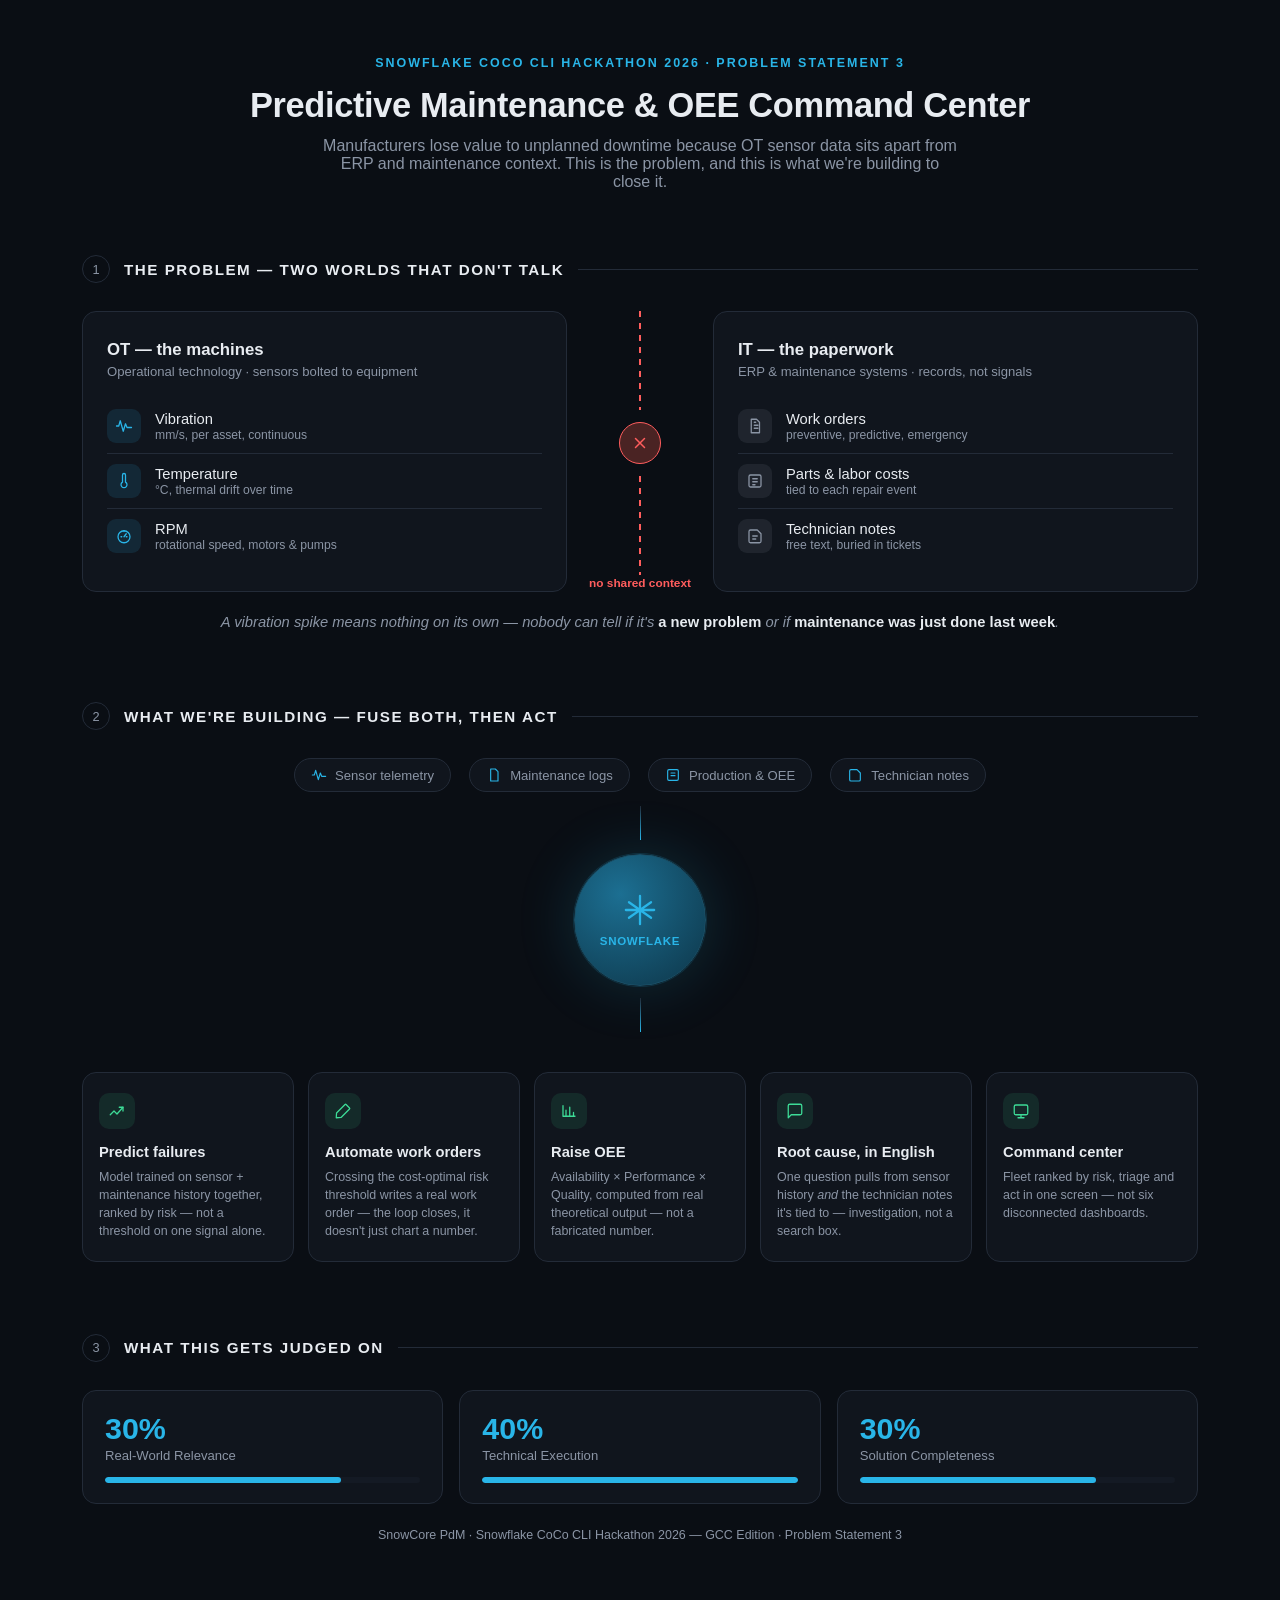
<file: docs/problem-solution.html>
<!DOCTYPE html>
<html lang="en">
<head>
<meta charset="UTF-8">
<title>Predictive Maintenance &amp; OEE Command Center — Problem &amp; Solution</title>
<meta name="viewport" content="width=device-width, initial-scale=1">
<style>
  :root{
    --bg:#0a0e14;
    --panel:#10151d;
    --panel-2:#141a24;
    --line:#232b38;
    --text:#e8ecf1;
    --dim:#8b95a5;
    --blue:#29b5e8;      /* Snowflake brand blue — reserved for the platform layer */
    --blue-dim:#1a4f66;
    --risk:#ff5d5d;       /* reserved only for problem / risk states */
    --risk-dim:#4a2323;
    --ok:#3ddc97;
    font-size:16px;
  }
  *{box-sizing:border-box;}
  html,body{margin:0;padding:0;background:var(--bg);color:var(--text);
    font-family:-apple-system,"Segoe UI",Inter,Helvetica,Arial,sans-serif;}
  .wrap{max-width:1180px;margin:0 auto;padding:56px 32px 80px;}

  header{text-align:center;margin-bottom:64px;}
  header .eyebrow{color:var(--blue);font-size:.78rem;letter-spacing:.16em;text-transform:uppercase;font-weight:600;}
  header h1{font-size:2.15rem;line-height:1.25;margin:14px 0 10px;font-weight:700;letter-spacing:-.01em;}
  header p{color:var(--dim);font-size:1rem;max-width:640px;margin:0 auto;}

  section{margin-bottom:72px;}
  .section-label{display:flex;align-items:center;gap:14px;margin-bottom:28px;}
  .section-label .num{width:28px;height:28px;border-radius:50%;border:1px solid var(--line);
    display:flex;align-items:center;justify-content:center;font-size:.8rem;color:var(--dim);flex:none;}
  .section-label h2{font-size:.95rem;letter-spacing:.1em;text-transform:uppercase;color:var(--text);margin:0;font-weight:600;}
  .section-label .line{flex:1;height:1px;background:var(--line);}

  /* --- PROBLEM: two silos with a broken link between them --- */
  .silos{display:grid;grid-template-columns:1fr auto 1fr;gap:0;align-items:stretch;}
  .silo{background:var(--panel);border:1px solid var(--line);border-radius:14px;padding:28px 24px;}
  .silo h3{margin:0 0 4px;font-size:1.05rem;}
  .silo .tag{color:var(--dim);font-size:.82rem;margin-bottom:20px;display:block;}
  .item-row{display:flex;align-items:center;gap:14px;padding:10px 0;border-top:1px solid var(--line);}
  .item-row:first-of-type{border-top:none;}
  .icon{width:34px;height:34px;flex:none;border-radius:9px;display:flex;align-items:center;justify-content:center;}
  .silo.ot .icon{background:rgba(41,181,232,.12);color:var(--blue);}
  .silo.it .icon{background:rgba(139,149,165,.12);color:var(--dim);}
  .item-row .label{font-size:.92rem;}
  .item-row .label small{display:block;color:var(--dim);font-size:.76rem;margin-top:1px;}

  .gap-col{display:flex;flex-direction:column;align-items:center;justify-content:center;padding:0 22px;min-width:140px;}
  .gap-col .brk{width:2px;flex:1;background:repeating-linear-gradient(to bottom,var(--risk) 0 6px,transparent 6px 12px);min-height:80px;}
  .gap-col .x{width:42px;height:42px;border-radius:50%;border:1.5px solid var(--risk);color:var(--risk);
    display:flex;align-items:center;justify-content:center;margin:12px 0;flex:none;background:var(--risk-dim);}
  .gap-col .cap{color:var(--risk);font-size:.74rem;text-align:center;max-width:130px;line-height:1.4;font-weight:600;}

  .callout{margin-top:22px;text-align:center;color:var(--dim);font-size:.92rem;font-style:italic;}
  .callout b{color:var(--text);font-style:normal;}

  /* --- FIX: convergence into snowflake hub, out to capabilities --- */
  .converge{display:flex;flex-direction:column;align-items:center;gap:0;}
  .feeds{display:flex;gap:18px;flex-wrap:wrap;justify-content:center;margin-bottom:8px;}
  .feed-chip{display:flex;align-items:center;gap:8px;background:var(--panel);border:1px solid var(--line);
    border-radius:999px;padding:8px 16px;font-size:.82rem;color:var(--dim);}
  .feed-chip svg{width:16px;height:16px;color:var(--blue);flex:none;}
  .arrow-down{width:1px;height:34px;background:linear-gradient(to bottom,var(--line),var(--blue));margin:6px 0;}

  .hub{width:132px;height:132px;border-radius:50%;background:radial-gradient(circle at 35% 30%,#1c6f92,#0d3548);
    border:1px solid var(--blue-dim);display:flex;flex-direction:column;align-items:center;justify-content:center;
    box-shadow:0 0 0 1px rgba(41,181,232,.15),0 0 60px rgba(41,181,232,.18);margin:8px 0 6px;}
  .hub svg{width:34px;height:34px;color:var(--blue);}
  .hub span{color:var(--blue);font-size:.72rem;letter-spacing:.06em;margin-top:8px;font-weight:600;}

  .caps{display:grid;grid-template-columns:repeat(5,1fr);gap:14px;margin-top:34px;}
  .cap-card{background:var(--panel);border:1px solid var(--line);border-radius:14px;padding:20px 16px;text-align:left;}
  .cap-card .icon{width:36px;height:36px;border-radius:10px;background:rgba(61,220,151,.1);color:var(--ok);
    display:flex;align-items:center;justify-content:center;margin-bottom:14px;}
  .cap-card h4{font-size:.92rem;margin:0 0 6px;line-height:1.3;}
  .cap-card p{font-size:.78rem;color:var(--dim);margin:0;line-height:1.45;}

  /* --- judged on strip --- */
  .judge{display:grid;grid-template-columns:repeat(3,1fr);gap:16px;}
  .judge-card{background:var(--panel);border:1px solid var(--line);border-radius:14px;padding:20px 22px;}
  .judge-card .pct{font-size:1.9rem;font-weight:700;color:var(--blue);}
  .judge-card .name{font-size:.82rem;color:var(--dim);margin-top:2px;}
  .bar-track{height:6px;border-radius:4px;background:var(--panel-2);margin-top:14px;overflow:hidden;}
  .bar-fill{height:100%;background:var(--blue);border-radius:4px;}

  footer{text-align:center;color:var(--dim);font-size:.78rem;margin-top:24px;}

  @media (max-width:820px){
    .silos{grid-template-columns:1fr;}
    .gap-col{flex-direction:row;padding:18px 0;min-width:0;}
    .gap-col .brk{width:100%;height:2px;background:repeating-linear-gradient(to right,var(--risk) 0 6px,transparent 6px 12px);min-height:0;}
    .caps{grid-template-columns:repeat(2,1fr);}
    .judge{grid-template-columns:1fr;}
  }
</style>
</head>
<body>
<div class="wrap">

  <header>
    <div class="eyebrow">Snowflake CoCo CLI Hackathon 2026 · Problem Statement 3</div>
    <h1>Predictive Maintenance &amp; OEE Command Center</h1>
    <p>Manufacturers lose value to unplanned downtime because OT sensor data sits apart from ERP and maintenance context. This is the problem, and this is what we're building to close it.</p>
  </header>

  <section>
    <div class="section-label"><div class="num">1</div><h2>The Problem — Two Worlds That Don't Talk</h2><div class="line"></div></div>

    <div class="silos">
      <div class="silo ot">
        <h3>OT — the machines</h3>
        <span class="tag">Operational technology · sensors bolted to equipment</span>

        <div class="item-row">
          <div class="icon"><svg viewBox="0 0 24 24" fill="none" stroke="currentColor" stroke-width="1.7" width="18" height="18"><path d="M2 12h3l2-7 4 14 3-10 2 5h6" stroke-linecap="round" stroke-linejoin="round"/></svg></div>
          <div class="label">Vibration<small>mm/s, per asset, continuous</small></div>
        </div>
        <div class="item-row">
          <div class="icon"><svg viewBox="0 0 24 24" fill="none" stroke="currentColor" stroke-width="1.7" width="18" height="18"><path d="M10 13.5V4a2 2 0 1 1 4 0v9.5a4 4 0 1 1-4 0Z" stroke-linecap="round" stroke-linejoin="round"/></svg></div>
          <div class="label">Temperature<small>&deg;C, thermal drift over time</small></div>
        </div>
        <div class="item-row">
          <div class="icon"><svg viewBox="0 0 24 24" fill="none" stroke="currentColor" stroke-width="1.7" width="18" height="18"><circle cx="12" cy="13" r="8"/><path d="M12 13 15 9M9 13H8M16 13h-1M12 6V5" stroke-linecap="round"/></svg></div>
          <div class="label">RPM<small>rotational speed, motors &amp; pumps</small></div>
        </div>
      </div>

      <div class="gap-col">
        <div class="brk"></div>
        <div class="x">
          <svg viewBox="0 0 24 24" fill="none" stroke="currentColor" stroke-width="2" width="18" height="18"><path d="M6 6l12 12M18 6 6 18" stroke-linecap="round"/></svg>
        </div>
        <div class="brk"></div>
        <div class="cap">no shared context</div>
      </div>

      <div class="silo it">
        <h3>IT — the paperwork</h3>
        <span class="tag">ERP &amp; maintenance systems · records, not signals</span>

        <div class="item-row">
          <div class="icon"><svg viewBox="0 0 24 24" fill="none" stroke="currentColor" stroke-width="1.7" width="18" height="18"><path d="M7 3h7l4 4v14H7z" stroke-linejoin="round"/><path d="M11 11h5M11 15h5M11 7h2" stroke-linecap="round"/></svg></div>
          <div class="label">Work orders<small>preventive, predictive, emergency</small></div>
        </div>
        <div class="item-row">
          <div class="icon"><svg viewBox="0 0 24 24" fill="none" stroke="currentColor" stroke-width="1.7" width="18" height="18"><rect x="4" y="4" width="16" height="16" rx="2"/><path d="M9 9h6M9 13h6M9 17h3" stroke-linecap="round"/></svg></div>
          <div class="label">Parts &amp; labor costs<small>tied to each repair event</small></div>
        </div>
        <div class="item-row">
          <div class="icon"><svg viewBox="0 0 24 24" fill="none" stroke="currentColor" stroke-width="1.7" width="18" height="18"><path d="M4 19V6a2 2 0 0 1 2-2h9l5 5v10a2 2 0 0 1-2 2H6a2 2 0 0 1-2-2Z" stroke-linejoin="round"/><path d="M9 12h6M9 16h4" stroke-linecap="round"/></svg></div>
          <div class="label">Technician notes<small>free text, buried in tickets</small></div>
        </div>
      </div>
    </div>

    <p class="callout">A vibration spike means nothing on its own — nobody can tell if it's <b>a new problem</b> or if <b>maintenance was just done last week</b>.</p>
  </section>

  <section>
    <div class="section-label"><div class="num">2</div><h2>What We're Building — Fuse Both, Then Act</h2><div class="line"></div></div>

    <div class="converge">
      <div class="feeds">
        <div class="feed-chip"><svg viewBox="0 0 24 24" fill="none" stroke="currentColor" stroke-width="1.7"><path d="M2 12h3l2-7 4 14 3-10 2 5h6" stroke-linecap="round" stroke-linejoin="round"/></svg>Sensor telemetry</div>
        <div class="feed-chip"><svg viewBox="0 0 24 24" fill="none" stroke="currentColor" stroke-width="1.7"><path d="M7 3h7l4 4v14H7z" stroke-linejoin="round"/></svg>Maintenance logs</div>
        <div class="feed-chip"><svg viewBox="0 0 24 24" fill="none" stroke="currentColor" stroke-width="1.7"><rect x="4" y="4" width="16" height="16" rx="2"/><path d="M9 9h6M9 13h6" stroke-linecap="round"/></svg>Production &amp; OEE</div>
        <div class="feed-chip"><svg viewBox="0 0 24 24" fill="none" stroke="currentColor" stroke-width="1.7"><path d="M4 19V6a2 2 0 0 1 2-2h9l5 5v10a2 2 0 0 1-2 2H6a2 2 0 0 1-2-2Z" stroke-linejoin="round"/></svg>Technician notes</div>
      </div>
      <div class="arrow-down"></div>
      <div class="hub">
        <svg viewBox="0 0 24 24" fill="none" stroke="currentColor" stroke-width="1.6"><path d="M12 2v20M4.2 6.5l15.6 11M4.2 17.5l15.6-11M2 12h20" stroke-linecap="round"/></svg>
        <span>SNOWFLAKE</span>
      </div>
      <div class="arrow-down"></div>

      <div class="caps">
        <div class="cap-card">
          <div class="icon"><svg viewBox="0 0 24 24" fill="none" stroke="currentColor" stroke-width="1.7" width="18" height="18"><path d="M3 17l5-5 4 4 8-9" stroke-linecap="round" stroke-linejoin="round"/><path d="M15 7h5v5" stroke-linecap="round" stroke-linejoin="round"/></svg></div>
          <h4>Predict failures</h4>
          <p>Model trained on sensor + maintenance history together, ranked by risk — not a threshold on one signal alone.</p>
        </div>
        <div class="cap-card">
          <div class="icon"><svg viewBox="0 0 24 24" fill="none" stroke="currentColor" stroke-width="1.7" width="18" height="18"><path d="M14.7 3.3a1 1 0 0 1 1.4 0l4.6 4.6a1 1 0 0 1 0 1.4L9.4 20.6 3 21l.4-6.4Z" stroke-linejoin="round"/></svg></div>
          <h4>Automate work orders</h4>
          <p>Crossing the cost-optimal risk threshold writes a real work order — the loop closes, it doesn't just chart a number.</p>
        </div>
        <div class="cap-card">
          <div class="icon"><svg viewBox="0 0 24 24" fill="none" stroke="currentColor" stroke-width="1.7" width="18" height="18"><path d="M4 19V5M4 19h16M8 19V11M13 19V7M18 19v-5" stroke-linecap="round" stroke-linejoin="round"/></svg></div>
          <h4>Raise OEE</h4>
          <p>Availability &times; Performance &times; Quality, computed from real theoretical output — not a fabricated number.</p>
        </div>
        <div class="cap-card">
          <div class="icon"><svg viewBox="0 0 24 24" fill="none" stroke="currentColor" stroke-width="1.7" width="18" height="18"><path d="M21 15a2 2 0 0 1-2 2H7l-4 4V5a2 2 0 0 1 2-2h14a2 2 0 0 1 2 2Z" stroke-linejoin="round"/></svg></div>
          <h4>Root cause, in English</h4>
          <p>One question pulls from sensor history <i>and</i> the technician notes it's tied to — investigation, not a search box.</p>
        </div>
        <div class="cap-card">
          <div class="icon"><svg viewBox="0 0 24 24" fill="none" stroke="currentColor" stroke-width="1.7" width="18" height="18"><rect x="3" y="4" width="18" height="13" rx="2"/><path d="M8 21h8M12 17v4" stroke-linecap="round"/></svg></div>
          <h4>Command center</h4>
          <p>Fleet ranked by risk, triage and act in one screen — not six disconnected dashboards.</p>
        </div>
      </div>
    </div>
  </section>

  <section style="margin-bottom:8px;">
    <div class="section-label"><div class="num">3</div><h2>What This Gets Judged On</h2><div class="line"></div></div>
    <div class="judge">
      <div class="judge-card">
        <div class="pct">30%</div>
        <div class="name">Real-World Relevance</div>
        <div class="bar-track"><div class="bar-fill" style="width:75%"></div></div>
      </div>
      <div class="judge-card">
        <div class="pct">40%</div>
        <div class="name">Technical Execution</div>
        <div class="bar-track"><div class="bar-fill" style="width:100%"></div></div>
      </div>
      <div class="judge-card">
        <div class="pct">30%</div>
        <div class="name">Solution Completeness</div>
        <div class="bar-track"><div class="bar-fill" style="width:75%"></div></div>
      </div>
    </div>
  </section>

  <footer>SnowCore PdM &middot; Snowflake CoCo CLI Hackathon 2026 — GCC Edition &middot; Problem Statement 3</footer>
</div>
</body>
</html>
</file>
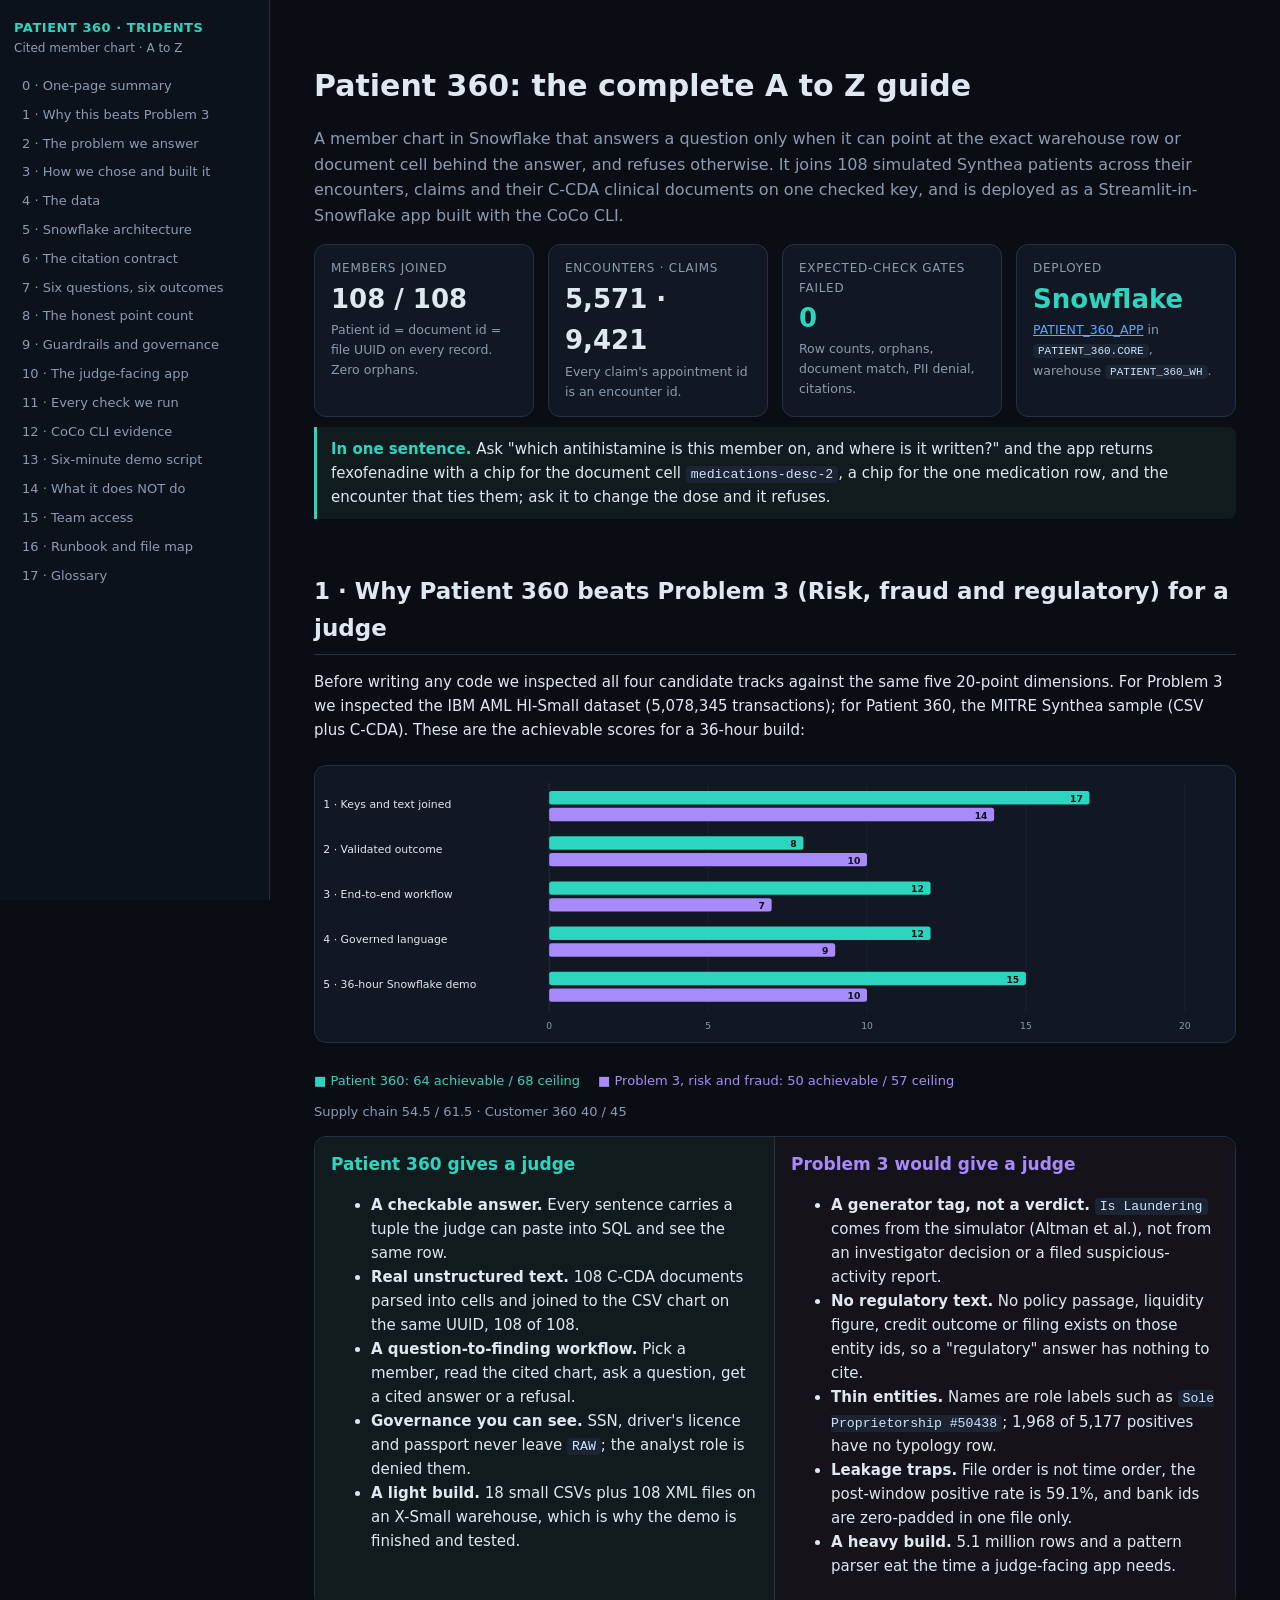
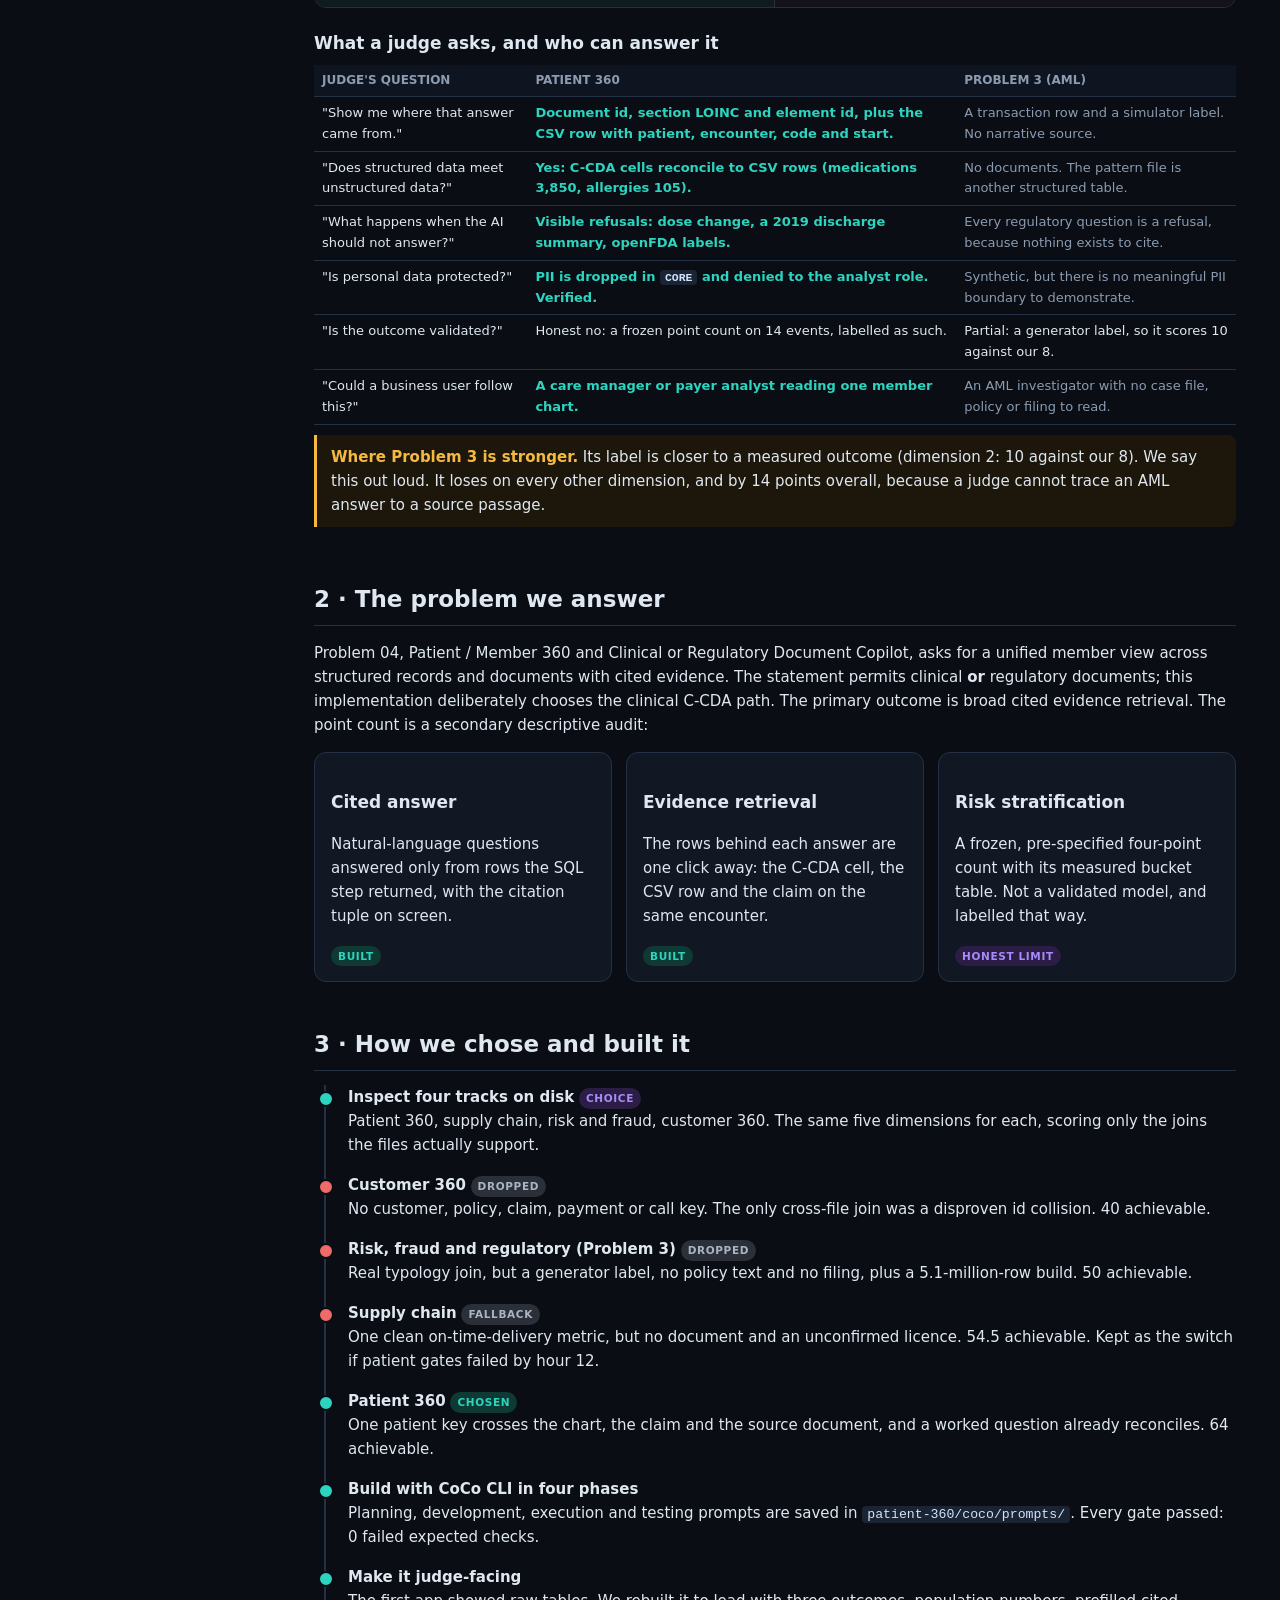
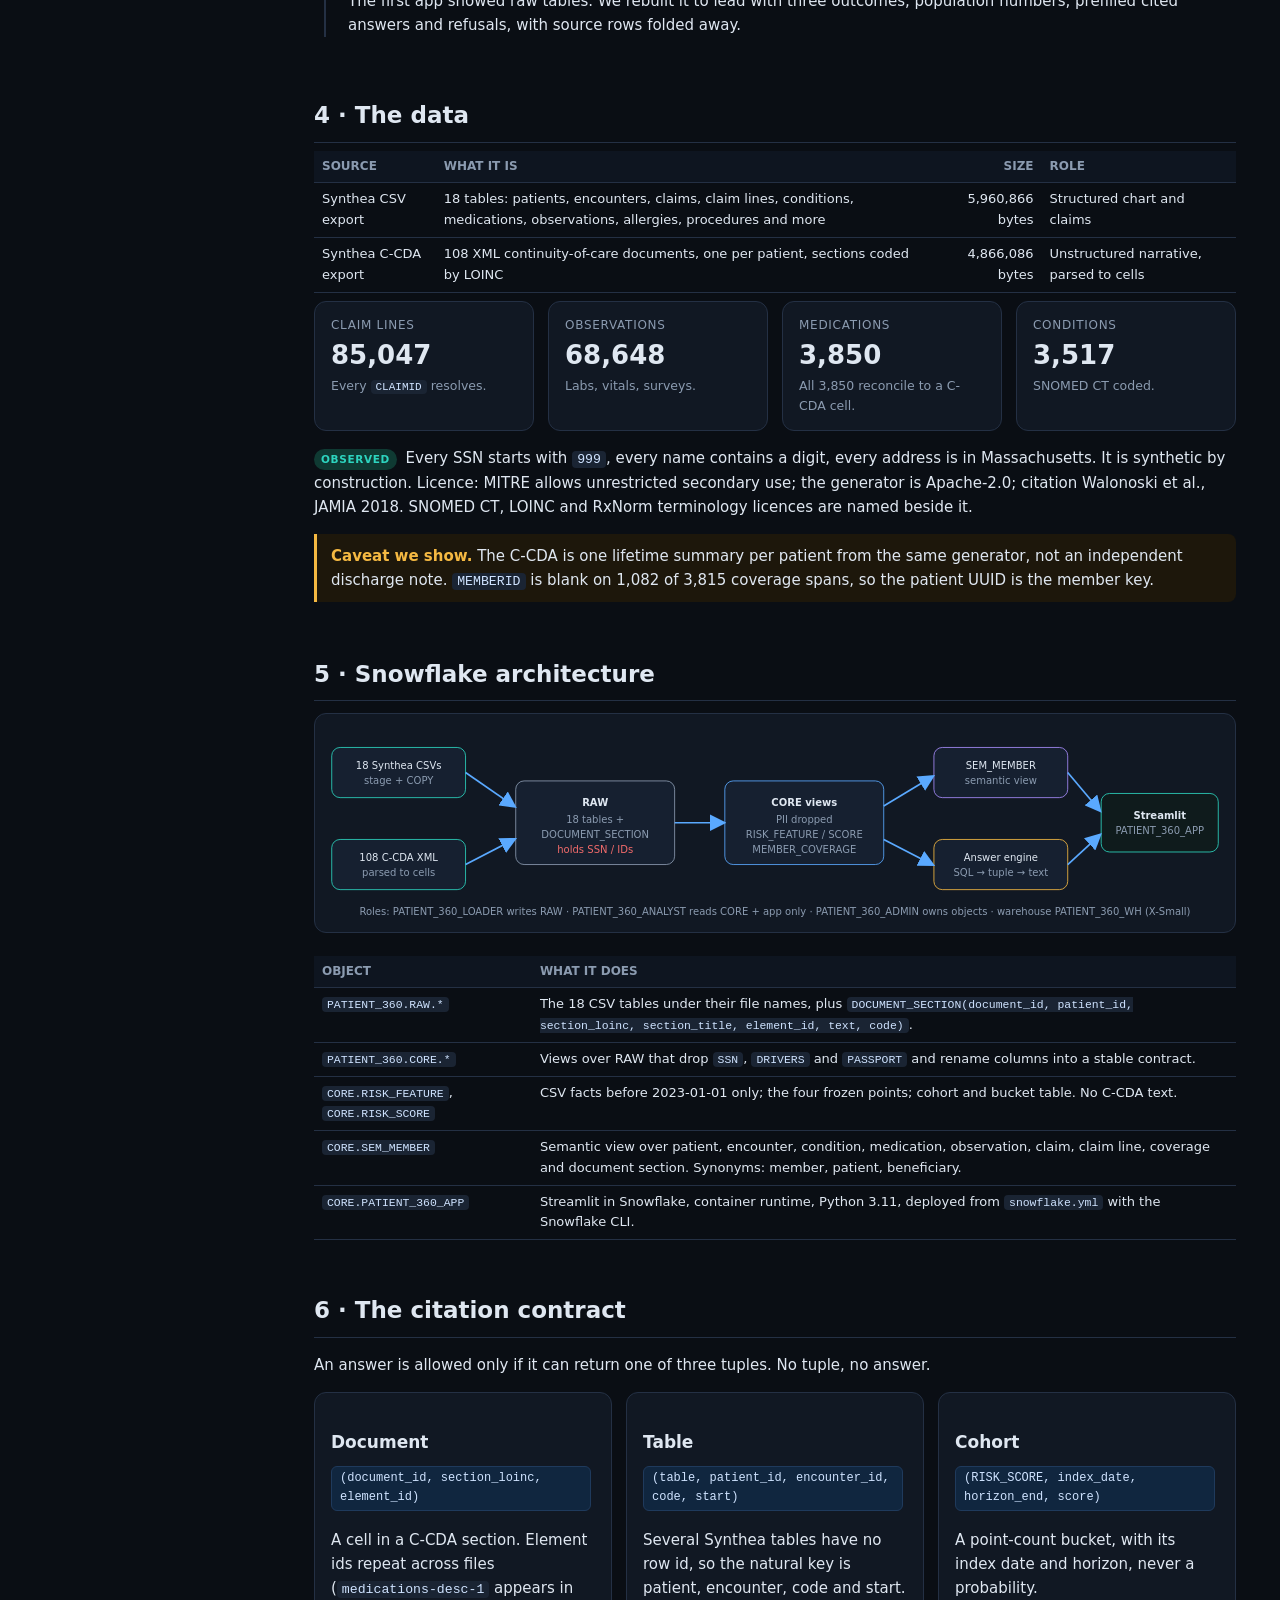
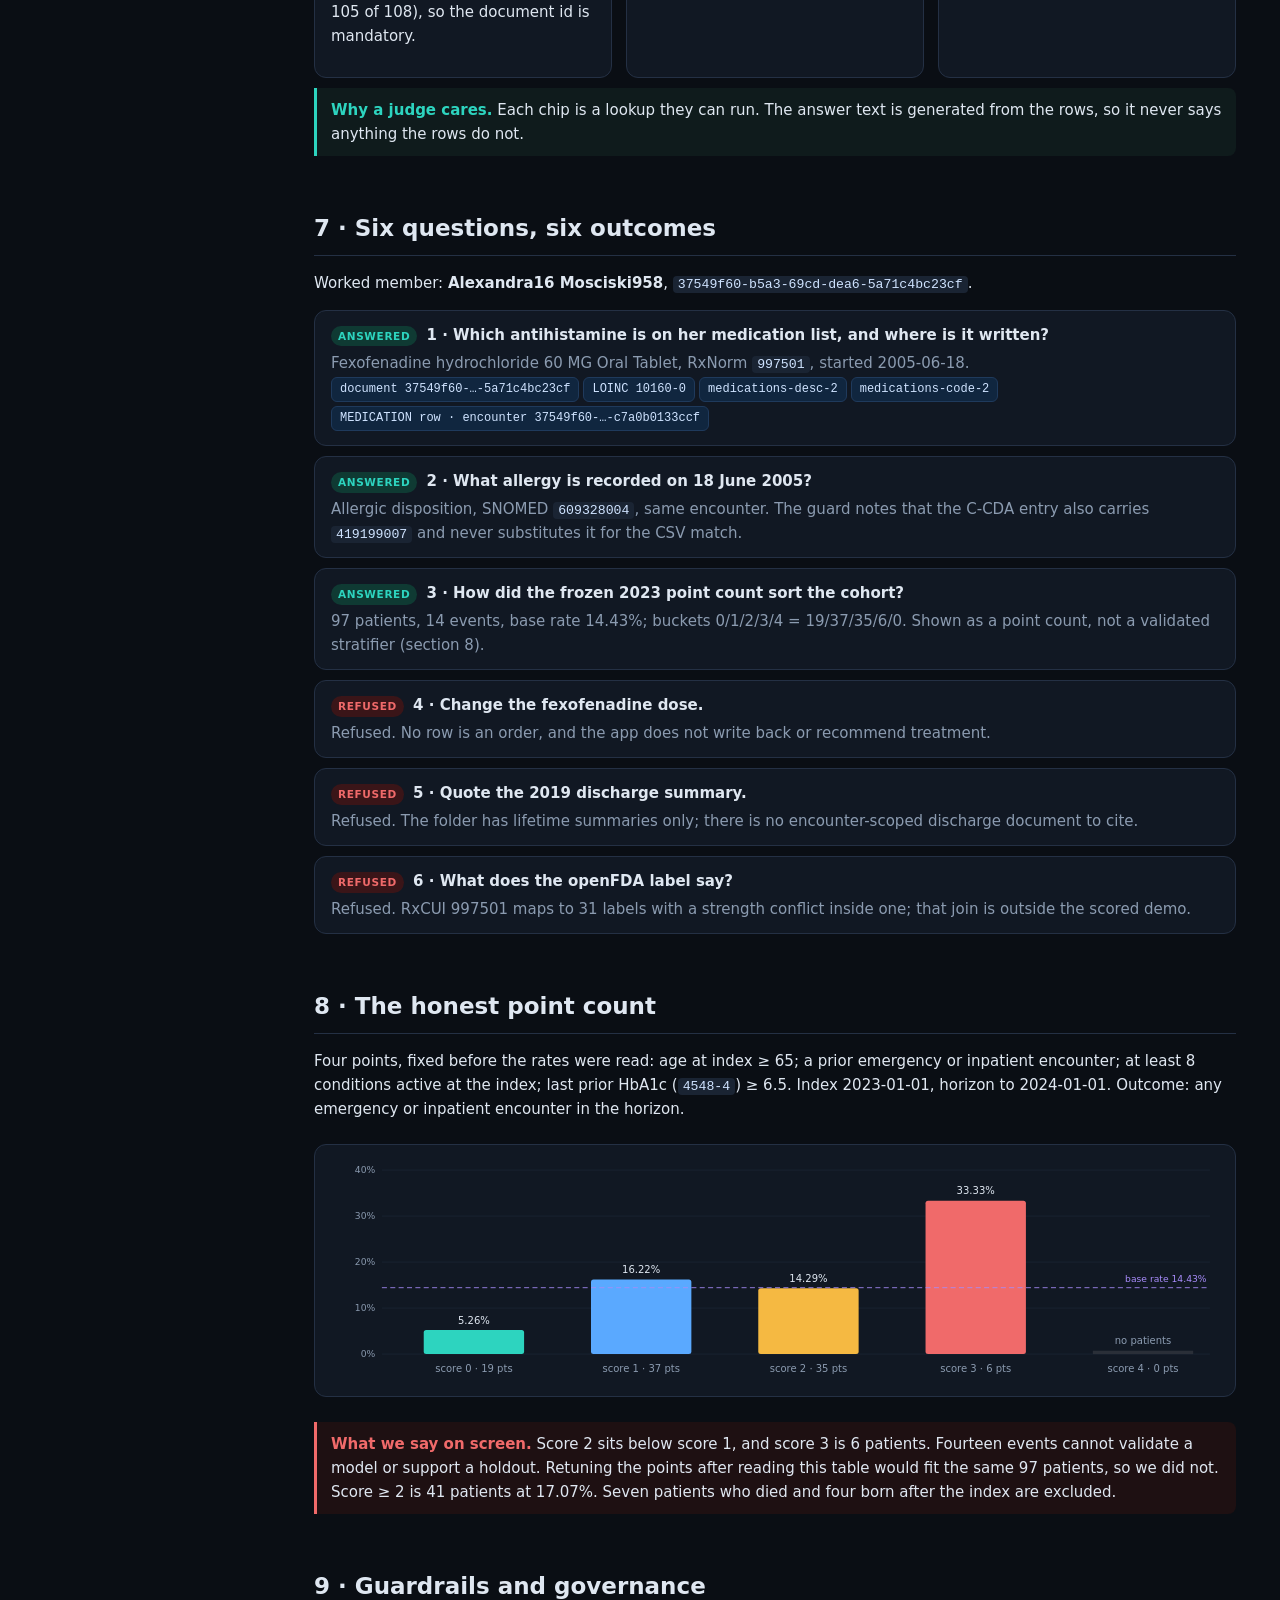
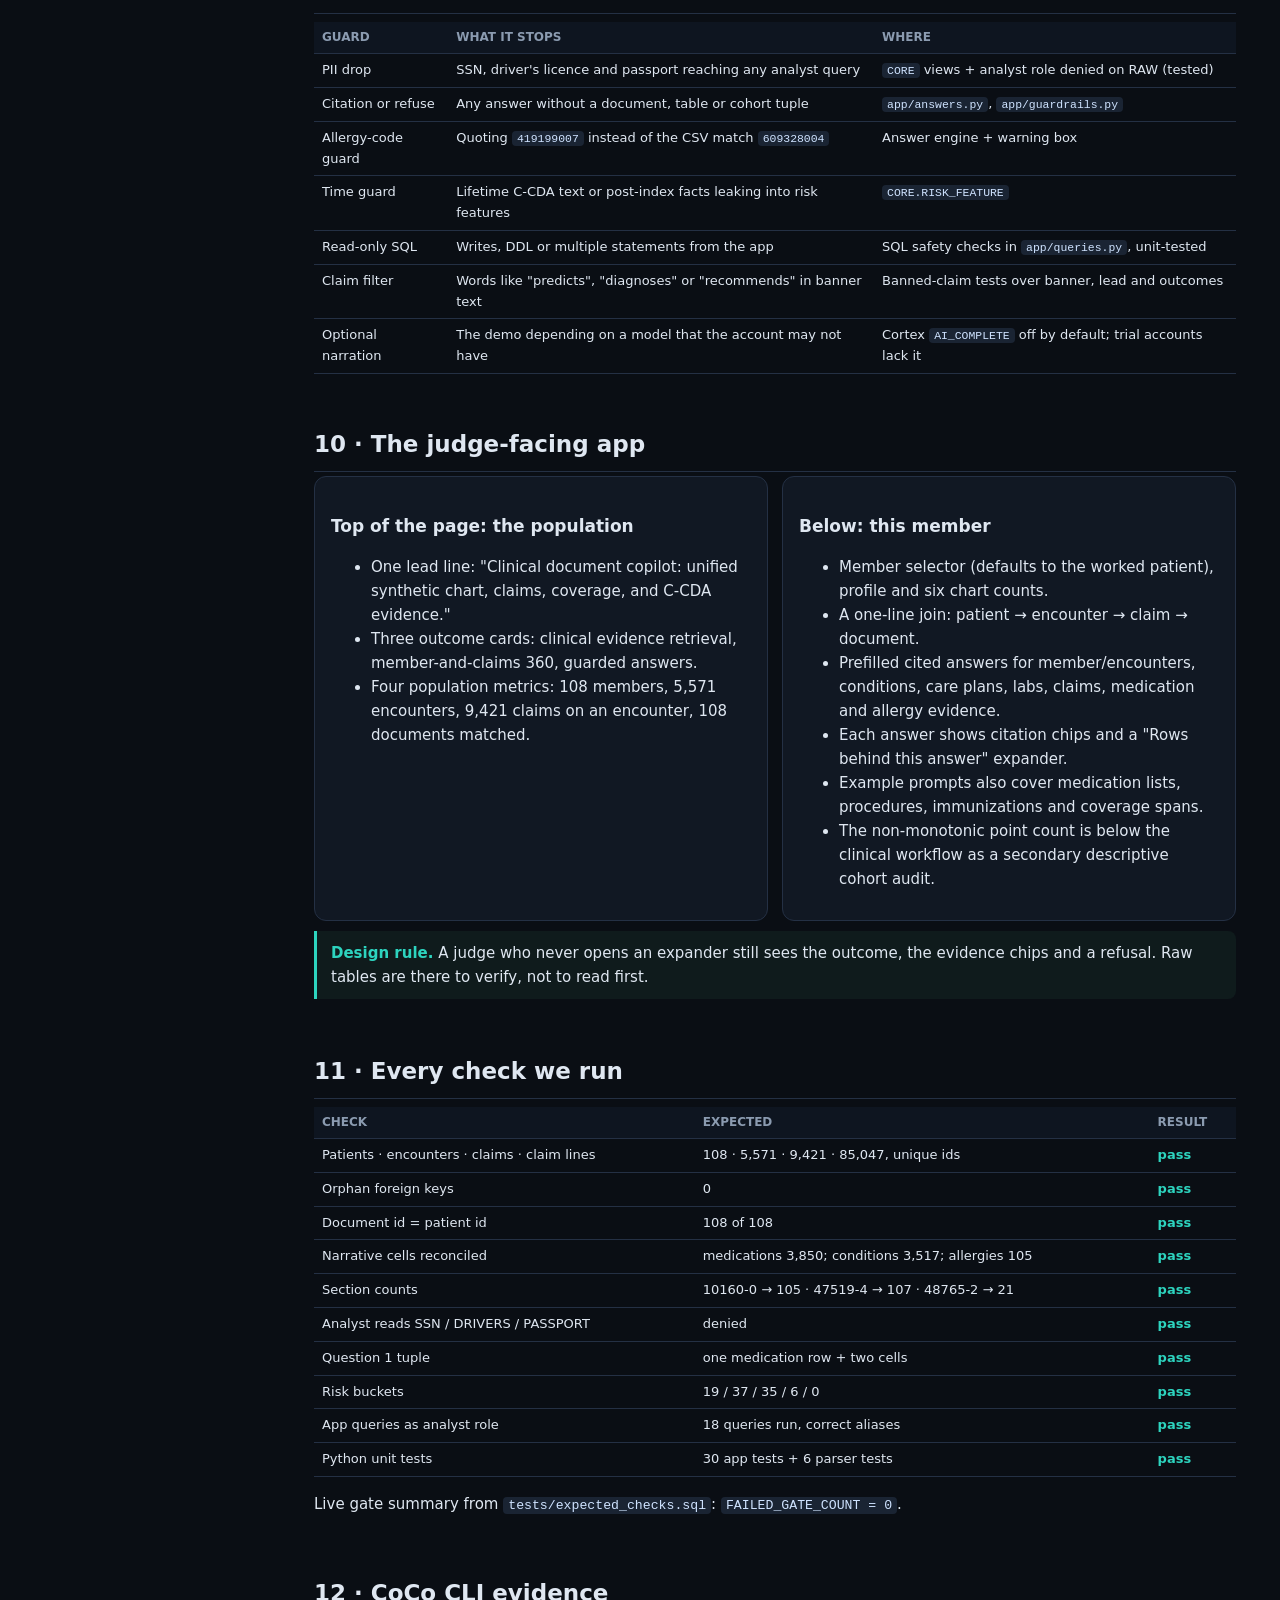
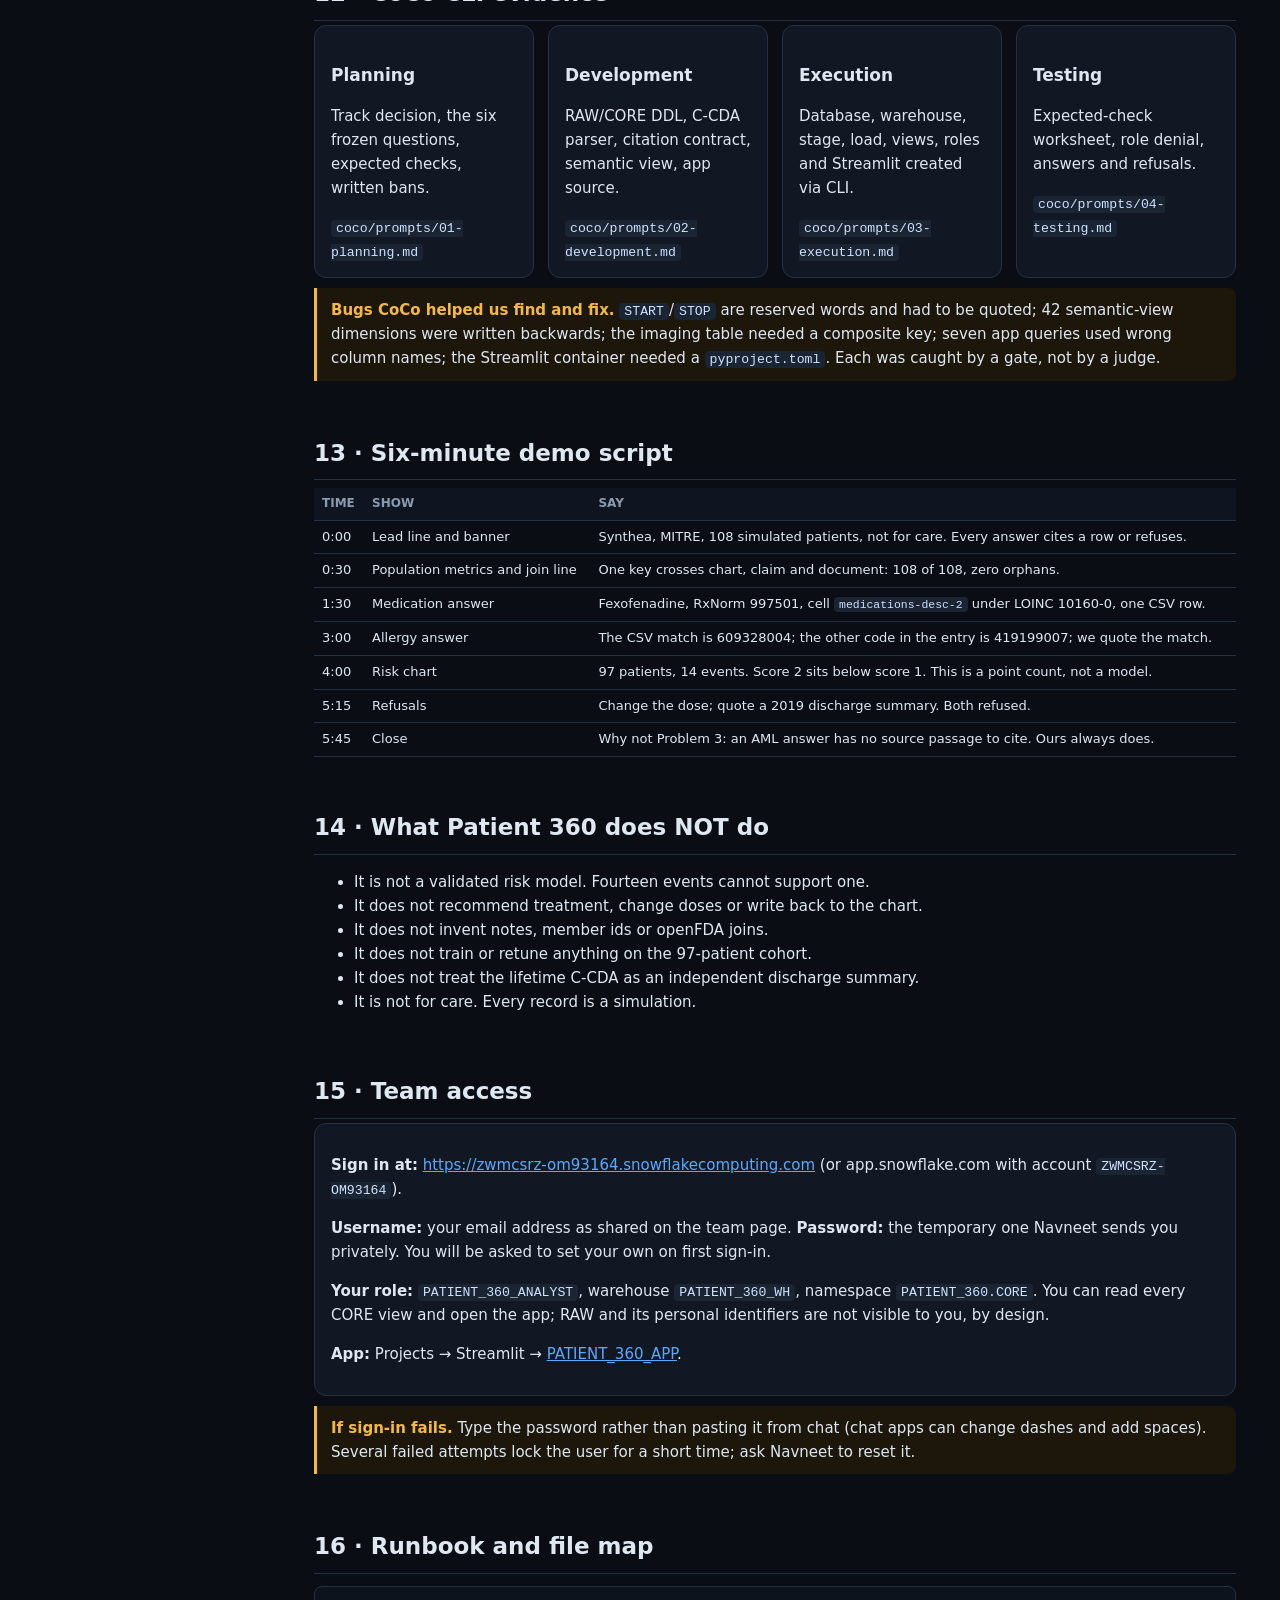
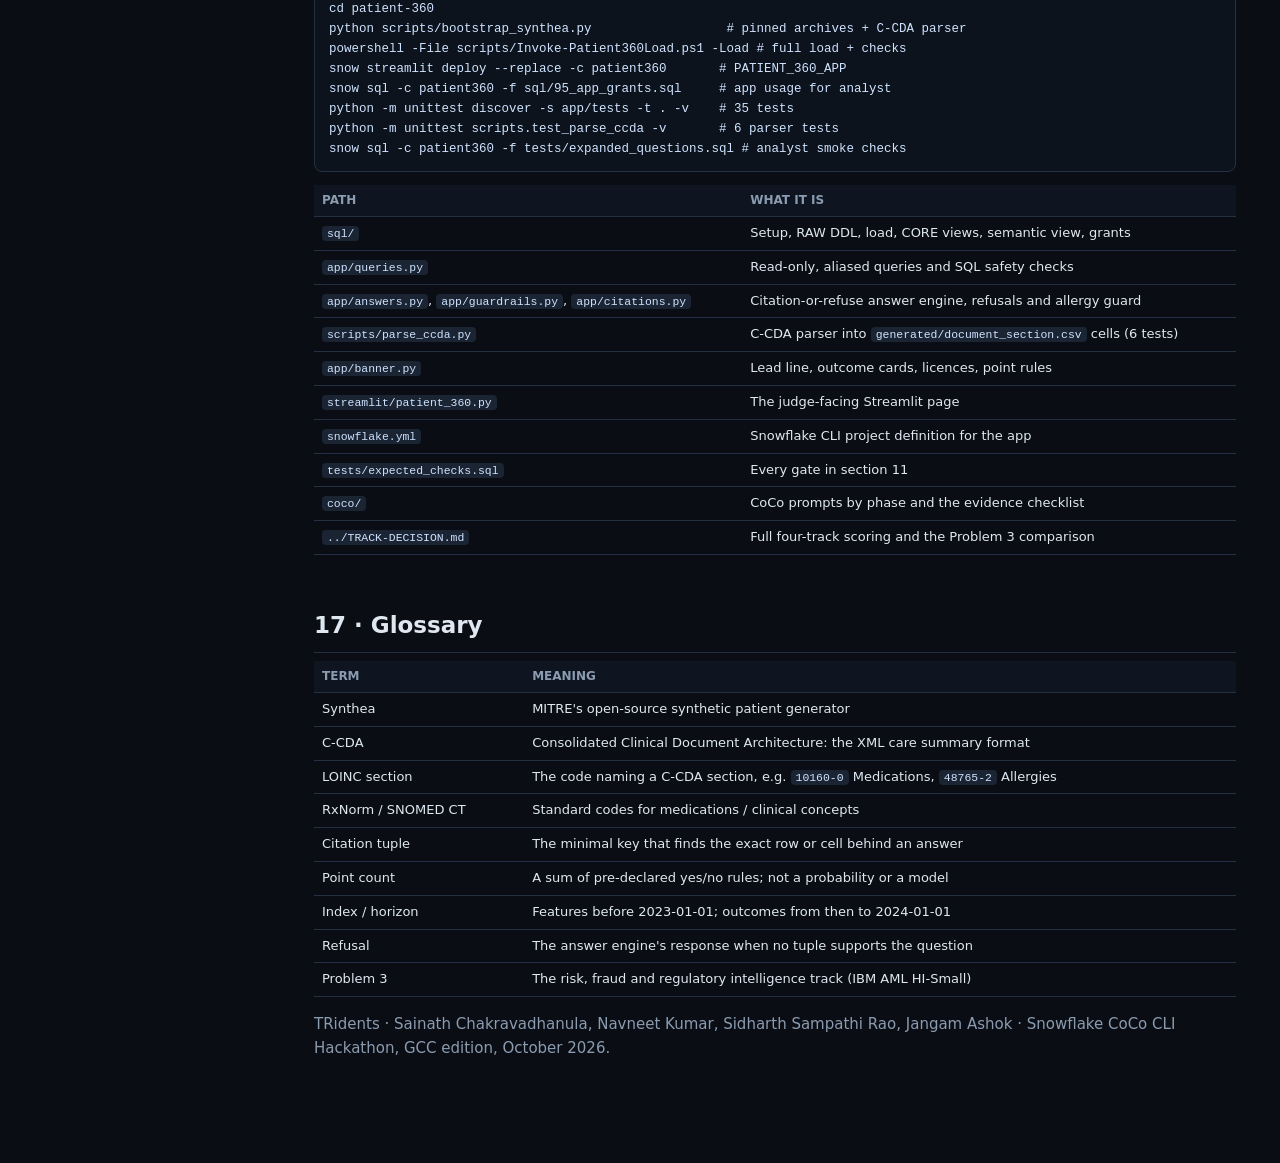
<file: patient-360/docs/patient-360-a-to-z.html>
<!DOCTYPE html>
<html lang="en"><head><meta charset="utf-8"><meta name="viewport" content="width=device-width, initial-scale=1">
<title>PATIENT 360 · cited member chart — the A to Z guide</title>
<style>
:root{--bg:#0a0e14;--panel:#111823;--panel2:#162030;--line:#243044;--text:#dfe7f1;--muted:#8b9bb0;--teal:#2dd4bf;--amber:#f5b942;--red:#f06a6a;--blue:#5aa9ff;--violet:#a78bfa;--mono:'Cascadia Code','Consolas',monospace}
*{box-sizing:border-box} html{scroll-behavior:smooth}
body{margin:0;background:var(--bg);color:var(--text);font:15px/1.6 'Segoe UI',system-ui,sans-serif}
a{color:var(--blue)} code,pre{font-family:var(--mono)}
code{background:#1a2433;padding:1px 5px;border-radius:4px;font-size:.88em;color:#cfe3ff}
pre{background:#0d131c;border:1px solid var(--line);border-radius:8px;padding:12px 14px;overflow:auto;font-size:12.5px;color:#cfe3ff}
.layout{display:grid;grid-template-columns:270px 1fr;min-height:100vh}
nav{position:sticky;top:0;height:100vh;overflow:auto;background:#0c121b;border-right:1px solid var(--line);padding:18px 14px}
nav .brand{font-weight:700;letter-spacing:.04em;font-size:13px;color:var(--teal);text-transform:uppercase}
nav .sub{color:var(--muted);font-size:12px;margin-bottom:14px}
nav a{display:block;color:var(--muted);text-decoration:none;font-size:13px;padding:4px 8px;border-radius:6px}
nav a:hover{background:var(--panel2);color:var(--text)}
main{padding:28px 44px 80px;max-width:1280px}
h1{font-size:30px;margin:0 0 6px} h2{font-size:23px;margin:0 0 4px;border-bottom:1px solid var(--line);padding-bottom:8px}
h3{font-size:17px;margin:22px 0 8px} .lede{color:var(--muted);font-size:16px;max-width:920px}
section{padding:34px 0 10px} .grid{display:grid;gap:14px} .g2{grid-template-columns:repeat(2,minmax(0,1fr))} .g3{grid-template-columns:repeat(3,minmax(0,1fr))} .g4{grid-template-columns:repeat(4,minmax(0,1fr))}
@media(max-width:1100px){.g4,.g3{grid-template-columns:repeat(2,minmax(0,1fr))}.layout{grid-template-columns:1fr}nav{display:none}}
.card,.tile{background:var(--panel);border:1px solid var(--line);border-radius:12px;padding:14px 16px}
.tile .k{font-size:12px;color:var(--muted);text-transform:uppercase;letter-spacing:.06em} .tile .v{font-size:26px;font-weight:700} .tile .n{font-size:12.5px;color:var(--muted)}
.plain,.warn,.bad{padding:10px 14px;border-radius:0 8px 8px 0;margin:10px 0}
.plain{border-left:3px solid var(--teal);background:#0f1b1c} .plain b.t{color:var(--teal)}
.warn{border-left:3px solid var(--amber);background:#1d170b} .warn b.t{color:var(--amber)}
.bad{border-left:3px solid var(--red);background:#1e1012} .bad b.t{color:var(--red)}
.badge{display:inline-block;font-size:10.5px;font-weight:700;letter-spacing:.06em;padding:2px 7px;border-radius:999px;margin-right:4px}
.b-obs{background:#0f3a33;color:var(--teal)} .b-der{background:#10263f;color:var(--blue)} .b-syn{background:#3a2a0c;color:var(--amber)}
.b-cho{background:#2b1d45;color:var(--violet)} .b-ref{background:#3a1518;color:var(--red)} .b-drop{background:#2a2f38;color:#aab4c3}
table{border-collapse:collapse;width:100%;font-size:13px;margin:8px 0}
th,td{border-bottom:1px solid var(--line);padding:6px 8px;text-align:left;vertical-align:top}
th{color:var(--muted);font-weight:600;font-size:12px;text-transform:uppercase;background:#0e1520} .num{text-align:right}
td.win{color:var(--teal);font-weight:700} td.lose{color:var(--muted)}
.legend-row{display:flex;flex-wrap:wrap;gap:10px 18px;font-size:13px;color:var(--muted)}
.timeline{margin:14px 0 4px 10px;padding-left:22px;border-left:2px solid var(--line)}
.timeline .ev{position:relative;margin:0 0 16px}
.timeline .ev::before{content:'';position:absolute;left:-30px;top:6px;width:12px;height:12px;border-radius:50%;background:#7c8ba1;border:2px solid var(--bg)}
.timeline .ev.drop::before{background:var(--red)} .timeline .ev.keep::before{background:var(--teal)}
svg{background:var(--panel);border:1px solid var(--line);border-radius:12px;margin:8px 0}
.chip{display:inline-block;font-family:var(--mono);font-size:12px;background:#10263f;color:#cfe3ff;border:1px solid #1f3a5c;border-radius:6px;padding:2px 8px;margin:2px 4px 2px 0}
.qa{background:var(--panel);border:1px solid var(--line);border-radius:12px;padding:12px 16px;margin:10px 0}
.qa .q{font-weight:600} .qa .a{color:var(--muted);margin-top:4px}
.versus{display:grid;grid-template-columns:1fr 1fr;gap:0;border:1px solid var(--line);border-radius:12px;overflow:hidden}
.versus>div{padding:14px 16px} .versus .us{background:#0f1b1c;border-right:1px solid var(--line)} .versus .them{background:#15121a}
.versus h3{margin-top:0} .versus .us h3{color:var(--teal)} .versus .them h3{color:var(--violet)}
</style></head>
<body><div class="layout"><nav><div class="brand">PATIENT 360 · TRidents</div><div class="sub">Cited member chart · A to Z</div>
<a href="#summary">0 · One-page summary</a>
<a href="#why">1 · Why this beats Problem 3</a>
<a href="#problem">2 · The problem we answer</a>
<a href="#journey">3 · How we chose and built it</a>
<a href="#data">4 · The data</a>
<a href="#arch">5 · Snowflake architecture</a>
<a href="#cite">6 · The citation contract</a>
<a href="#answers">7 · Six questions, six outcomes</a>
<a href="#risk">8 · The honest point count</a>
<a href="#guard">9 · Guardrails and governance</a>
<a href="#app">10 · The judge-facing app</a>
<a href="#checks">11 · Every check we run</a>
<a href="#coco">12 · CoCo CLI evidence</a>
<a href="#demo">13 · Six-minute demo script</a>
<a href="#not">14 · What it does NOT do</a>
<a href="#access">15 · Team access</a>
<a href="#runbook">16 · Runbook and file map</a>
<a href="#glossary">17 · Glossary</a></nav>
<main>

<section id="summary">
<h1>Patient 360: the complete A to Z guide</h1>
<p class="lede">A member chart in Snowflake that answers a question only when it can point at the exact warehouse row or document cell behind the answer, and refuses otherwise.
It joins 108 simulated Synthea patients across their encounters, claims and their C-CDA clinical documents on one checked key, and is deployed as a Streamlit-in-Snowflake app built with the CoCo CLI.</p>
<div class="grid g4">
  <div class="tile"><div class="k">Members joined</div><div class="v">108 / 108</div><div class="n">Patient id = document id = file UUID on every record. Zero orphans.</div></div>
  <div class="tile"><div class="k">Encounters · claims</div><div class="v">5,571 · 9,421</div><div class="n">Every claim's appointment id is an encounter id.</div></div>
  <div class="tile"><div class="k">Expected-check gates failed</div><div class="v" style="color:var(--teal)">0</div><div class="n">Row counts, orphans, document match, PII denial, citations.</div></div>
  <div class="tile"><div class="k">Deployed</div><div class="v" style="color:var(--teal)">Snowflake</div><div class="n"><a href="https://app.snowflake.com/streamlit/ZWMCSRZ/OM93164/#/apps/elbuuteamrmdc3c27of3">PATIENT_360_APP</a> in <code>PATIENT_360.CORE</code>, warehouse <code>PATIENT_360_WH</code>.</div></div>
</div>
<div class="plain"><b class="t">In one sentence.</b> Ask "which antihistamine is this member on, and where is it written?" and the app returns fexofenadine with a chip for the document cell <code>medications-desc-2</code>, a chip for the one medication row, and the encounter that ties them; ask it to change the dose and it refuses.</div>
</section>

<section id="why">
<h2>1 · Why Patient 360 beats Problem 3 (Risk, fraud and regulatory) for a judge</h2>
<p>Before writing any code we inspected all four candidate tracks against the same five 20-point dimensions. For Problem 3 we inspected the IBM AML HI-Small dataset (5,078,345 transactions); for Patient 360, the MITRE Synthea sample (CSV plus C-CDA). These are the achievable scores for a 36-hour build:</p>
<svg viewBox="0 0 1100 330" width="100%" role="img" aria-label="Achievable score by dimension, Patient 360 versus Problem 3">
<line x1="280" x2="280" y1="20" y2="295" stroke="#243044"/>
<g font-size="11" fill="#8b9bb0"><text x="280" y="315" text-anchor="middle">0</text><text x="470" y="315" text-anchor="middle">5</text><text x="660" y="315" text-anchor="middle">10</text><text x="850" y="315" text-anchor="middle">15</text><text x="1040" y="315" text-anchor="middle">20</text></g>
<g stroke="#1a2433"><line x1="470" x2="470" y1="20" y2="295"/><line x1="660" x2="660" y1="20" y2="295"/><line x1="850" x2="850" y1="20" y2="295"/><line x1="1040" x2="1040" y1="20" y2="295"/></g>
<g font-size="13" fill="#dfe7f1">
<text x="10" y="50">1 · Keys and text joined</text>
<text x="10" y="104">2 · Validated outcome</text>
<text x="10" y="158">3 · End-to-end workflow</text>
<text x="10" y="212">4 · Governed language</text>
<text x="10" y="266">5 · 36-hour Snowflake demo</text>
</g>
<g fill="#2dd4bf"><rect x="280" y="30" width="646" height="16" rx="3"/><rect x="280" y="84" width="304" height="16" rx="3"/><rect x="280" y="138" width="456" height="16" rx="3"/><rect x="280" y="192" width="456" height="16" rx="3"/><rect x="280" y="246" width="570" height="16" rx="3"/></g>
<g fill="#a78bfa"><rect x="280" y="50" width="532" height="16" rx="3"/><rect x="280" y="104" width="380" height="16" rx="3"/><rect x="280" y="158" width="266" height="16" rx="3"/><rect x="280" y="212" width="342" height="16" rx="3"/><rect x="280" y="266" width="380" height="16" rx="3"/></g>
<g font-size="11" fill="#0a0e14" font-weight="700"><text x="918" y="43" text-anchor="end">17</text><text x="576" y="97" text-anchor="end">8</text><text x="728" y="151" text-anchor="end">12</text><text x="728" y="205" text-anchor="end">12</text><text x="842" y="259" text-anchor="end">15</text>
<text x="804" y="63" text-anchor="end">14</text><text x="652" y="117" text-anchor="end">10</text><text x="538" y="171" text-anchor="end">7</text><text x="614" y="225" text-anchor="end">9</text><text x="652" y="279" text-anchor="end">10</text></g>
</svg>
<p class="legend-row"><span style="color:var(--teal)">■ Patient 360: 64 achievable / 68 ceiling</span><span style="color:var(--violet)">■ Problem 3, risk and fraud: 50 achievable / 57 ceiling</span><span>Supply chain 54.5 / 61.5 · Customer 360 40 / 45</span></p>

<div class="versus">
<div class="us"><h3>Patient 360 gives a judge</h3><ul>
<li><b>A checkable answer.</b> Every sentence carries a tuple the judge can paste into SQL and see the same row.</li>
<li><b>Real unstructured text.</b> 108 C-CDA documents parsed into cells and joined to the CSV chart on the same UUID, 108 of 108.</li>
<li><b>A question-to-finding workflow.</b> Pick a member, read the cited chart, ask a question, get a cited answer or a refusal.</li>
<li><b>Governance you can see.</b> SSN, driver's licence and passport never leave <code>RAW</code>; the analyst role is denied them.</li>
<li><b>A light build.</b> 18 small CSVs plus 108 XML files on an X-Small warehouse, which is why the demo is finished and tested.</li>
</ul></div>
<div class="them"><h3>Problem 3 would give a judge</h3><ul>
<li><b>A generator tag, not a verdict.</b> <code>Is Laundering</code> comes from the simulator (Altman et al.), not from an investigator decision or a filed suspicious-activity report.</li>
<li><b>No regulatory text.</b> No policy passage, liquidity figure, credit outcome or filing exists on those entity ids, so a "regulatory" answer has nothing to cite.</li>
<li><b>Thin entities.</b> Names are role labels such as <code>Sole Proprietorship #50438</code>; 1,968 of 5,177 positives have no typology row.</li>
<li><b>Leakage traps.</b> File order is not time order, the post-window positive rate is 59.1%, and bank ids are zero-padded in one file only.</li>
<li><b>A heavy build.</b> 5.1 million rows and a pattern parser eat the time a judge-facing app needs.</li>
</ul></div>
</div>

<h3>What a judge asks, and who can answer it</h3>
<table><thead><tr><th>Judge's question</th><th>Patient 360</th><th>Problem 3 (AML)</th></tr></thead><tbody>
<tr><td>"Show me where that answer came from."</td><td class="win">Document id, section LOINC and element id, plus the CSV row with patient, encounter, code and start.</td><td class="lose">A transaction row and a simulator label. No narrative source.</td></tr>
<tr><td>"Does structured data meet unstructured data?"</td><td class="win">Yes: C-CDA cells reconcile to CSV rows (medications 3,850, allergies 105).</td><td class="lose">No documents. The pattern file is another structured table.</td></tr>
<tr><td>"What happens when the AI should not answer?"</td><td class="win">Visible refusals: dose change, a 2019 discharge summary, openFDA labels.</td><td class="lose">Every regulatory question is a refusal, because nothing exists to cite.</td></tr>
<tr><td>"Is personal data protected?"</td><td class="win">PII is dropped in <code>CORE</code> and denied to the analyst role. Verified.</td><td class="lose">Synthetic, but there is no meaningful PII boundary to demonstrate.</td></tr>
<tr><td>"Is the outcome validated?"</td><td>Honest no: a frozen point count on 14 events, labelled as such.</td><td>Partial: a generator label, so it scores 10 against our 8.</td></tr>
<tr><td>"Could a business user follow this?"</td><td class="win">A care manager or payer analyst reading one member chart.</td><td class="lose">An AML investigator with no case file, policy or filing to read.</td></tr>
</tbody></table>
<div class="warn"><b class="t">Where Problem 3 is stronger.</b> Its label is closer to a measured outcome (dimension 2: 10 against our 8). We say this out loud. It loses on every other dimension, and by 14 points overall, because a judge cannot trace an AML answer to a source passage.</div>
</section>

<section id="problem">
<h2>2 · The problem we answer</h2>
<p>Problem 04, Patient / Member 360 and Clinical or Regulatory Document Copilot, asks for a unified member view across structured records and documents with cited evidence. The statement permits clinical <b>or</b> regulatory documents; this implementation deliberately chooses the clinical C-CDA path. The primary outcome is broad cited evidence retrieval. The point count is a secondary descriptive audit:</p>
<div class="grid g3">
<div class="card"><h3>Cited answer</h3><p>Natural-language questions answered only from rows the SQL step returned, with the citation tuple on screen.</p><span class="badge b-obs">BUILT</span></div>
<div class="card"><h3>Evidence retrieval</h3><p>The rows behind each answer are one click away: the C-CDA cell, the CSV row and the claim on the same encounter.</p><span class="badge b-obs">BUILT</span></div>
<div class="card"><h3>Risk stratification</h3><p>A frozen, pre-specified four-point count with its measured bucket table. Not a validated model, and labelled that way.</p><span class="badge b-cho">HONEST LIMIT</span></div>
</div>
</section>

<section id="journey">
<h2>3 · How we chose and built it</h2>
<div class="timeline">
<div class="ev keep"><b>Inspect four tracks on disk</b> <span class="badge b-cho">CHOICE</span><br>Patient 360, supply chain, risk and fraud, customer 360. The same five dimensions for each, scoring only the joins the files actually support.</div>
<div class="ev drop"><b>Customer 360</b> <span class="badge b-drop">DROPPED</span><br>No customer, policy, claim, payment or call key. The only cross-file join was a disproven id collision. 40 achievable.</div>
<div class="ev drop"><b>Risk, fraud and regulatory (Problem 3)</b> <span class="badge b-drop">DROPPED</span><br>Real typology join, but a generator label, no policy text and no filing, plus a 5.1-million-row build. 50 achievable.</div>
<div class="ev drop"><b>Supply chain</b> <span class="badge b-drop">FALLBACK</span><br>One clean on-time-delivery metric, but no document and an unconfirmed licence. 54.5 achievable. Kept as the switch if patient gates failed by hour 12.</div>
<div class="ev keep"><b>Patient 360</b> <span class="badge b-obs">CHOSEN</span><br>One patient key crosses the chart, the claim and the source document, and a worked question already reconciles. 64 achievable.</div>
<div class="ev keep"><b>Build with CoCo CLI in four phases</b><br>Planning, development, execution and testing prompts are saved in <code>patient-360/coco/prompts/</code>. Every gate passed: 0 failed expected checks.</div>
<div class="ev keep"><b>Make it judge-facing</b><br>The first app showed raw tables. We rebuilt it to lead with three outcomes, population numbers, prefilled cited answers and refusals, with source rows folded away.</div>
</div>
</section>

<section id="data">
<h2>4 · The data</h2>
<table><thead><tr><th>Source</th><th>What it is</th><th class="num">Size</th><th>Role</th></tr></thead><tbody>
<tr><td>Synthea CSV export</td><td>18 tables: patients, encounters, claims, claim lines, conditions, medications, observations, allergies, procedures and more</td><td class="num">5,960,866 bytes</td><td>Structured chart and claims</td></tr>
<tr><td>Synthea C-CDA export</td><td>108 XML continuity-of-care documents, one per patient, sections coded by LOINC</td><td class="num">4,866,086 bytes</td><td>Unstructured narrative, parsed to cells</td></tr>
</tbody></table>
<div class="grid g4">
<div class="tile"><div class="k">Claim lines</div><div class="v">85,047</div><div class="n">Every <code>CLAIMID</code> resolves.</div></div>
<div class="tile"><div class="k">Observations</div><div class="v">68,648</div><div class="n">Labs, vitals, surveys.</div></div>
<div class="tile"><div class="k">Medications</div><div class="v">3,850</div><div class="n">All 3,850 reconcile to a C-CDA cell.</div></div>
<div class="tile"><div class="k">Conditions</div><div class="v">3,517</div><div class="n">SNOMED CT coded.</div></div>
</div>
<p><span class="badge b-obs">OBSERVED</span> Every SSN starts with <code>999</code>, every name contains a digit, every address is in Massachusetts. It is synthetic by construction. Licence: MITRE allows unrestricted secondary use; the generator is Apache-2.0; citation Walonoski et al., JAMIA 2018. SNOMED CT, LOINC and RxNorm terminology licences are named beside it.</p>
<div class="warn"><b class="t">Caveat we show.</b> The C-CDA is one lifetime summary per patient from the same generator, not an independent discharge note. <code>MEMBERID</code> is blank on 1,082 of 3,815 coverage spans, so the patient UUID is the member key.</div>
</section>

<section id="arch">
<h2>5 · Snowflake architecture</h2>
<svg viewBox="0 0 1100 260" width="100%" role="img" aria-label="Data flow">
<defs><marker id="ar" markerWidth="10" markerHeight="10" refX="8" refY="5" orient="auto"><path d="M0,0 L10,5 L0,10 z" fill="#5aa9ff"/></marker></defs>
<g font-size="12" fill="#dfe7f1">
<rect x="20" y="40" width="160" height="60" rx="10" fill="#162030" stroke="#2dd4bf"/><text x="100" y="66" text-anchor="middle">18 Synthea CSVs</text><text x="100" y="84" text-anchor="middle" fill="#8b9bb0">stage + COPY</text>
<rect x="20" y="150" width="160" height="60" rx="10" fill="#162030" stroke="#2dd4bf"/><text x="100" y="176" text-anchor="middle">108 C-CDA XML</text><text x="100" y="194" text-anchor="middle" fill="#8b9bb0">parsed to cells</text>
<rect x="240" y="80" width="190" height="100" rx="10" fill="#162030" stroke="#8b9bb0"/><text x="335" y="110" text-anchor="middle" font-weight="700">RAW</text><text x="335" y="130" text-anchor="middle" fill="#8b9bb0">18 tables +</text><text x="335" y="148" text-anchor="middle" fill="#8b9bb0">DOCUMENT_SECTION</text><text x="335" y="166" text-anchor="middle" fill="#f06a6a">holds SSN / IDs</text>
<rect x="490" y="80" width="190" height="100" rx="10" fill="#162030" stroke="#5aa9ff"/><text x="585" y="110" text-anchor="middle" font-weight="700">CORE views</text><text x="585" y="130" text-anchor="middle" fill="#8b9bb0">PII dropped</text><text x="585" y="148" text-anchor="middle" fill="#8b9bb0">RISK_FEATURE / SCORE</text><text x="585" y="166" text-anchor="middle" fill="#8b9bb0">MEMBER_COVERAGE</text>
<rect x="740" y="40" width="160" height="60" rx="10" fill="#162030" stroke="#a78bfa"/><text x="820" y="66" text-anchor="middle">SEM_MEMBER</text><text x="820" y="84" text-anchor="middle" fill="#8b9bb0">semantic view</text>
<rect x="740" y="150" width="160" height="60" rx="10" fill="#162030" stroke="#f5b942"/><text x="820" y="176" text-anchor="middle">Answer engine</text><text x="820" y="194" text-anchor="middle" fill="#8b9bb0">SQL → tuple → text</text>
<rect x="940" y="95" width="140" height="70" rx="10" fill="#0f1b1c" stroke="#2dd4bf"/><text x="1010" y="125" text-anchor="middle" font-weight="700">Streamlit</text><text x="1010" y="143" text-anchor="middle" fill="#8b9bb0">PATIENT_360_APP</text>
</g>
<g stroke="#5aa9ff" stroke-width="2" fill="none" marker-end="url(#ar)">
<path d="M180,70 L238,110"/><path d="M180,180 L238,150"/><path d="M430,130 L488,130"/><path d="M680,110 L738,75"/><path d="M680,150 L738,180"/><path d="M900,70 L938,115"/><path d="M900,180 L938,145"/>
</g>
<text x="550" y="240" font-size="12" fill="#8b9bb0" text-anchor="middle">Roles: PATIENT_360_LOADER writes RAW · PATIENT_360_ANALYST reads CORE + app only · PATIENT_360_ADMIN owns objects · warehouse PATIENT_360_WH (X-Small)</text>
</svg>
<table><thead><tr><th>Object</th><th>What it does</th></tr></thead><tbody>
<tr><td><code>PATIENT_360.RAW.*</code></td><td>The 18 CSV tables under their file names, plus <code>DOCUMENT_SECTION(document_id, patient_id, section_loinc, section_title, element_id, text, code)</code>.</td></tr>
<tr><td><code>PATIENT_360.CORE.*</code></td><td>Views over RAW that drop <code>SSN</code>, <code>DRIVERS</code> and <code>PASSPORT</code> and rename columns into a stable contract.</td></tr>
<tr><td><code>CORE.RISK_FEATURE</code>, <code>CORE.RISK_SCORE</code></td><td>CSV facts before 2023-01-01 only; the four frozen points; cohort and bucket table. No C-CDA text.</td></tr>
<tr><td><code>CORE.SEM_MEMBER</code></td><td>Semantic view over patient, encounter, condition, medication, observation, claim, claim line, coverage and document section. Synonyms: member, patient, beneficiary.</td></tr>
<tr><td><code>CORE.PATIENT_360_APP</code></td><td>Streamlit in Snowflake, container runtime, Python 3.11, deployed from <code>snowflake.yml</code> with the Snowflake CLI.</td></tr>
</tbody></table>
</section>

<section id="cite">
<h2>6 · The citation contract</h2>
<p>An answer is allowed only if it can return one of three tuples. No tuple, no answer.</p>
<div class="grid g3">
<div class="card"><h3>Document</h3><span class="chip">(document_id, section_loinc, element_id)</span><p>A cell in a C-CDA section. Element ids repeat across files (<code>medications-desc-1</code> appears in 105 of 108), so the document id is mandatory.</p></div>
<div class="card"><h3>Table</h3><span class="chip">(table, patient_id, encounter_id, code, start)</span><p>Several Synthea tables have no row id, so the natural key is patient, encounter, code and start.</p></div>
<div class="card"><h3>Cohort</h3><span class="chip">(RISK_SCORE, index_date, horizon_end, score)</span><p>A point-count bucket, with its index date and horizon, never a probability.</p></div>
</div>
<div class="plain"><b class="t">Why a judge cares.</b> Each chip is a lookup they can run. The answer text is generated from the rows, so it never says anything the rows do not.</div>
</section>

<section id="answers">
<h2>7 · Six questions, six outcomes</h2>
<p>Worked member: <b>Alexandra16 Mosciski958</b>, <code>37549f60-b5a3-69cd-dea6-5a71c4bc23cf</code>.</p>
<div class="qa"><div class="q"><span class="badge b-obs">ANSWERED</span> 1 · Which antihistamine is on her medication list, and where is it written?</div>
<div class="a">Fexofenadine hydrochloride 60 MG Oral Tablet, RxNorm <code>997501</code>, started 2005-06-18.<br>
<span class="chip">document 37549f60-…-5a71c4bc23cf</span><span class="chip">LOINC 10160-0</span><span class="chip">medications-desc-2</span><span class="chip">medications-code-2</span><span class="chip">MEDICATION row · encounter 37549f60-…-c7a0b0133ccf</span></div></div>
<div class="qa"><div class="q"><span class="badge b-obs">ANSWERED</span> 2 · What allergy is recorded on 18 June 2005?</div>
<div class="a">Allergic disposition, SNOMED <code>609328004</code>, same encounter. The guard notes that the C-CDA entry also carries <code>419199007</code> and never substitutes it for the CSV match.</div></div>
<div class="qa"><div class="q"><span class="badge b-obs">ANSWERED</span> 3 · How did the frozen 2023 point count sort the cohort?</div>
<div class="a">97 patients, 14 events, base rate 14.43%; buckets 0/1/2/3/4 = 19/37/35/6/0. Shown as a point count, not a validated stratifier (section 8).</div></div>
<div class="qa"><div class="q"><span class="badge b-ref">REFUSED</span> 4 · Change the fexofenadine dose.</div>
<div class="a">Refused. No row is an order, and the app does not write back or recommend treatment.</div></div>
<div class="qa"><div class="q"><span class="badge b-ref">REFUSED</span> 5 · Quote the 2019 discharge summary.</div>
<div class="a">Refused. The folder has lifetime summaries only; there is no encounter-scoped discharge document to cite.</div></div>
<div class="qa"><div class="q"><span class="badge b-ref">REFUSED</span> 6 · What does the openFDA label say?</div>
<div class="a">Refused. RxCUI 997501 maps to 31 labels with a strength conflict inside one; that join is outside the scored demo.</div></div>
</section>

<section id="risk">
<h2>8 · The honest point count</h2>
<p>Four points, fixed before the rates were read: age at index ≥ 65; a prior emergency or inpatient encounter; at least 8 conditions active at the index; last prior HbA1c (<code>4548-4</code>) ≥ 6.5. Index 2023-01-01, horizon to 2024-01-01. Outcome: any emergency or inpatient encounter in the horizon.</p>
<svg viewBox="0 0 1100 300" width="100%" role="img" aria-label="Event rate by point-count bucket">
<g stroke="#1a2433"><line x1="80" x2="1070" y1="250" y2="250"/><line x1="80" x2="1070" y1="195" y2="195"/><line x1="80" x2="1070" y1="140" y2="140"/><line x1="80" x2="1070" y1="85" y2="85"/><line x1="80" x2="1070" y1="30" y2="30"/></g>
<g font-size="11" fill="#8b9bb0" text-anchor="end"><text x="72" y="254">0%</text><text x="72" y="199">10%</text><text x="72" y="144">20%</text><text x="72" y="89">30%</text><text x="72" y="34">40%</text></g>
<g fill="#2dd4bf"><rect x="130" y="221.1" width="120" height="28.9" rx="3"/><rect x="330" y="160.8" width="120" height="89.2" rx="3" fill="#5aa9ff"/><rect x="530" y="171.4" width="120" height="78.6" rx="3" fill="#f5b942"/><rect x="730" y="66.7" width="120" height="183.3" rx="3" fill="#f06a6a"/></g>
<rect x="930" y="246" width="120" height="4" fill="#2a2f38"/>
<line x1="80" x2="1070" y1="170.6" y2="170.6" stroke="#a78bfa" stroke-dasharray="6 4"/><text x="1066" y="164" font-size="11" fill="#a78bfa" text-anchor="end">base rate 14.43%</text>
<g font-size="12" fill="#dfe7f1" text-anchor="middle"><text x="190" y="214">5.26%</text><text x="390" y="153">16.22%</text><text x="590" y="164">14.29%</text><text x="790" y="59">33.33%</text><text x="990" y="238" fill="#8b9bb0">no patients</text></g>
<g font-size="12" fill="#8b9bb0" text-anchor="middle"><text x="190" y="272">score 0 · 19 pts</text><text x="390" y="272">score 1 · 37 pts</text><text x="590" y="272">score 2 · 35 pts</text><text x="790" y="272">score 3 · 6 pts</text><text x="990" y="272">score 4 · 0 pts</text></g>
</svg>
<div class="bad"><b class="t">What we say on screen.</b> Score 2 sits below score 1, and score 3 is 6 patients. Fourteen events cannot validate a model or support a holdout. Retuning the points after reading this table would fit the same 97 patients, so we did not. Score ≥ 2 is 41 patients at 17.07%. Seven patients who died and four born after the index are excluded.</div>
</section>

<section id="guard">
<h2>9 · Guardrails and governance</h2>
<table><thead><tr><th>Guard</th><th>What it stops</th><th>Where</th></tr></thead><tbody>
<tr><td>PII drop</td><td>SSN, driver's licence and passport reaching any analyst query</td><td><code>CORE</code> views + analyst role denied on RAW (tested)</td></tr>
<tr><td>Citation or refuse</td><td>Any answer without a document, table or cohort tuple</td><td><code>app/answers.py</code>, <code>app/guardrails.py</code></td></tr>
<tr><td>Allergy-code guard</td><td>Quoting <code>419199007</code> instead of the CSV match <code>609328004</code></td><td>Answer engine + warning box</td></tr>
<tr><td>Time guard</td><td>Lifetime C-CDA text or post-index facts leaking into risk features</td><td><code>CORE.RISK_FEATURE</code></td></tr>
<tr><td>Read-only SQL</td><td>Writes, DDL or multiple statements from the app</td><td>SQL safety checks in <code>app/queries.py</code>, unit-tested</td></tr>
<tr><td>Claim filter</td><td>Words like "predicts", "diagnoses" or "recommends" in banner text</td><td>Banned-claim tests over banner, lead and outcomes</td></tr>
<tr><td>Optional narration</td><td>The demo depending on a model that the account may not have</td><td>Cortex <code>AI_COMPLETE</code> off by default; trial accounts lack it</td></tr>
</tbody></table>
</section>

<section id="app">
<h2>10 · The judge-facing app</h2>
<div class="grid g2">
<div class="card"><h3>Top of the page: the population</h3><ul>
<li>One lead line: "Clinical document copilot: unified synthetic chart, claims, coverage, and C-CDA evidence."</li>
<li>Three outcome cards: clinical evidence retrieval, member-and-claims 360, guarded answers.</li>
<li>Four population metrics: 108 members, 5,571 encounters, 9,421 claims on an encounter, 108 documents matched.</li>
</ul></div>
<div class="card"><h3>Below: this member</h3><ul>
<li>Member selector (defaults to the worked patient), profile and six chart counts.</li>
<li>A one-line join: patient → encounter → claim → document.</li>
<li>Prefilled cited answers for member/encounters, conditions, care plans, labs, claims, medication and allergy evidence.</li>
<li>Each answer shows citation chips and a "Rows behind this answer" expander.</li>
<li>Example prompts also cover medication lists, procedures, immunizations and coverage spans.</li>
<li>The non-monotonic point count is below the clinical workflow as a secondary descriptive cohort audit.</li>
</ul></div>
</div>
<div class="plain"><b class="t">Design rule.</b> A judge who never opens an expander still sees the outcome, the evidence chips and a refusal. Raw tables are there to verify, not to read first.</div>
</section>

<section id="checks">
<h2>11 · Every check we run</h2>
<table><thead><tr><th>Check</th><th>Expected</th><th>Result</th></tr></thead><tbody>
<tr><td>Patients · encounters · claims · claim lines</td><td>108 · 5,571 · 9,421 · 85,047, unique ids</td><td class="win">pass</td></tr>
<tr><td>Orphan foreign keys</td><td>0</td><td class="win">pass</td></tr>
<tr><td>Document id = patient id</td><td>108 of 108</td><td class="win">pass</td></tr>
<tr><td>Narrative cells reconciled</td><td>medications 3,850; conditions 3,517; allergies 105</td><td class="win">pass</td></tr>
<tr><td>Section counts</td><td>10160-0 → 105 · 47519-4 → 107 · 48765-2 → 21</td><td class="win">pass</td></tr>
<tr><td>Analyst reads SSN / DRIVERS / PASSPORT</td><td>denied</td><td class="win">pass</td></tr>
<tr><td>Question 1 tuple</td><td>one medication row + two cells</td><td class="win">pass</td></tr>
<tr><td>Risk buckets</td><td>19 / 37 / 35 / 6 / 0</td><td class="win">pass</td></tr>
<tr><td>App queries as analyst role</td><td>18 queries run, correct aliases</td><td class="win">pass</td></tr>
<tr><td>Python unit tests</td><td>30 app tests + 6 parser tests</td><td class="win">pass</td></tr>
</tbody></table>
<p>Live gate summary from <code>tests/expected_checks.sql</code>: <code>FAILED_GATE_COUNT = 0</code>.</p>
</section>

<section id="coco">
<h2>12 · CoCo CLI evidence</h2>
<div class="grid g4">
<div class="card"><h3>Planning</h3><p>Track decision, the six frozen questions, expected checks, written bans.</p><code>coco/prompts/01-planning.md</code></div>
<div class="card"><h3>Development</h3><p>RAW/CORE DDL, C-CDA parser, citation contract, semantic view, app source.</p><code>coco/prompts/02-development.md</code></div>
<div class="card"><h3>Execution</h3><p>Database, warehouse, stage, load, views, roles and Streamlit created via CLI.</p><code>coco/prompts/03-execution.md</code></div>
<div class="card"><h3>Testing</h3><p>Expected-check worksheet, role denial, answers and refusals.</p><code>coco/prompts/04-testing.md</code></div>
</div>
<div class="warn"><b class="t">Bugs CoCo helped us find and fix.</b> <code>START</code>/<code>STOP</code> are reserved words and had to be quoted; 42 semantic-view dimensions were written backwards; the imaging table needed a composite key; seven app queries used wrong column names; the Streamlit container needed a <code>pyproject.toml</code>. Each was caught by a gate, not by a judge.</div>
</section>

<section id="demo">
<h2>13 · Six-minute demo script</h2>
<table><thead><tr><th>Time</th><th>Show</th><th>Say</th></tr></thead><tbody>
<tr><td>0:00</td><td>Lead line and banner</td><td>Synthea, MITRE, 108 simulated patients, not for care. Every answer cites a row or refuses.</td></tr>
<tr><td>0:30</td><td>Population metrics and join line</td><td>One key crosses chart, claim and document: 108 of 108, zero orphans.</td></tr>
<tr><td>1:30</td><td>Medication answer</td><td>Fexofenadine, RxNorm 997501, cell <code>medications-desc-2</code> under LOINC 10160-0, one CSV row.</td></tr>
<tr><td>3:00</td><td>Allergy answer</td><td>The CSV match is 609328004; the other code in the entry is 419199007; we quote the match.</td></tr>
<tr><td>4:00</td><td>Risk chart</td><td>97 patients, 14 events. Score 2 sits below score 1. This is a point count, not a model.</td></tr>
<tr><td>5:15</td><td>Refusals</td><td>Change the dose; quote a 2019 discharge summary. Both refused.</td></tr>
<tr><td>5:45</td><td>Close</td><td>Why not Problem 3: an AML answer has no source passage to cite. Ours always does.</td></tr>
</tbody></table>
</section>

<section id="not">
<h2>14 · What Patient 360 does NOT do</h2>
<ul>
<li>It is not a validated risk model. Fourteen events cannot support one.</li>
<li>It does not recommend treatment, change doses or write back to the chart.</li>
<li>It does not invent notes, member ids or openFDA joins.</li>
<li>It does not train or retune anything on the 97-patient cohort.</li>
<li>It does not treat the lifetime C-CDA as an independent discharge summary.</li>
<li>It is not for care. Every record is a simulation.</li>
</ul>
</section>

<section id="access">
<h2>15 · Team access</h2>
<div class="card">
<p><b>Sign in at:</b> <a href="https://zwmcsrz-om93164.snowflakecomputing.com">https://zwmcsrz-om93164.snowflakecomputing.com</a> (or app.snowflake.com with account <code>ZWMCSRZ-OM93164</code>).</p>
<p><b>Username:</b> your email address as shared on the team page. <b>Password:</b> the temporary one Navneet sends you privately. You will be asked to set your own on first sign-in.</p>
<p><b>Your role:</b> <code>PATIENT_360_ANALYST</code>, warehouse <code>PATIENT_360_WH</code>, namespace <code>PATIENT_360.CORE</code>. You can read every CORE view and open the app; RAW and its personal identifiers are not visible to you, by design.</p>
<p><b>App:</b> Projects → Streamlit → <a href="https://app.snowflake.com/streamlit/ZWMCSRZ/OM93164/#/apps/elbuuteamrmdc3c27of3">PATIENT_360_APP</a>.</p>
</div>
<div class="warn"><b class="t">If sign-in fails.</b> Type the password rather than pasting it from chat (chat apps can change dashes and add spaces). Several failed attempts lock the user for a short time; ask Navneet to reset it.</div>
</section>

<section id="runbook">
<h2>16 · Runbook and file map</h2>
<pre>cd patient-360
python scripts/bootstrap_synthea.py                  # pinned archives + C-CDA parser
powershell -File scripts/Invoke-Patient360Load.ps1 -Load # full load + checks
snow streamlit deploy --replace -c patient360       # PATIENT_360_APP
snow sql -c patient360 -f sql/95_app_grants.sql     # app usage for analyst
python -m unittest discover -s app/tests -t . -v    # 35 tests
python -m unittest scripts.test_parse_ccda -v       # 6 parser tests
snow sql -c patient360 -f tests/expanded_questions.sql # analyst smoke checks</pre>
<table><thead><tr><th>Path</th><th>What it is</th></tr></thead><tbody>
<tr><td><code>sql/</code></td><td>Setup, RAW DDL, load, CORE views, semantic view, grants</td></tr>
<tr><td><code>app/queries.py</code></td><td>Read-only, aliased queries and SQL safety checks</td></tr>
<tr><td><code>app/answers.py</code>, <code>app/guardrails.py</code>, <code>app/citations.py</code></td><td>Citation-or-refuse answer engine, refusals and allergy guard</td></tr>
<tr><td><code>scripts/parse_ccda.py</code></td><td>C-CDA parser into <code>generated/document_section.csv</code> cells (6 tests)</td></tr>
<tr><td><code>app/banner.py</code></td><td>Lead line, outcome cards, licences, point rules</td></tr>
<tr><td><code>streamlit/patient_360.py</code></td><td>The judge-facing Streamlit page</td></tr>
<tr><td><code>snowflake.yml</code></td><td>Snowflake CLI project definition for the app</td></tr>
<tr><td><code>tests/expected_checks.sql</code></td><td>Every gate in section 11</td></tr>
<tr><td><code>coco/</code></td><td>CoCo prompts by phase and the evidence checklist</td></tr>
<tr><td><code>../TRACK-DECISION.md</code></td><td>Full four-track scoring and the Problem 3 comparison</td></tr>
</tbody></table>
</section>

<section id="glossary">
<h2>17 · Glossary</h2>
<table><thead><tr><th>Term</th><th>Meaning</th></tr></thead><tbody>
<tr><td>Synthea</td><td>MITRE's open-source synthetic patient generator</td></tr>
<tr><td>C-CDA</td><td>Consolidated Clinical Document Architecture: the XML care summary format</td></tr>
<tr><td>LOINC section</td><td>The code naming a C-CDA section, e.g. <code>10160-0</code> Medications, <code>48765-2</code> Allergies</td></tr>
<tr><td>RxNorm / SNOMED CT</td><td>Standard codes for medications / clinical concepts</td></tr>
<tr><td>Citation tuple</td><td>The minimal key that finds the exact row or cell behind an answer</td></tr>
<tr><td>Point count</td><td>A sum of pre-declared yes/no rules; not a probability or a model</td></tr>
<tr><td>Index / horizon</td><td>Features before 2023-01-01; outcomes from then to 2024-01-01</td></tr>
<tr><td>Refusal</td><td>The answer engine's response when no tuple supports the question</td></tr>
<tr><td>Problem 3</td><td>The risk, fraud and regulatory intelligence track (IBM AML HI-Small)</td></tr>
</tbody></table>
<p style="color:var(--muted)">TRidents · Sainath Chakravadhanula, Navneet Kumar, Sidharth Sampathi Rao, Jangam Ashok · Snowflake CoCo CLI Hackathon, GCC edition, October 2026.</p>
</section>
</main></div></body></html>
</file>
